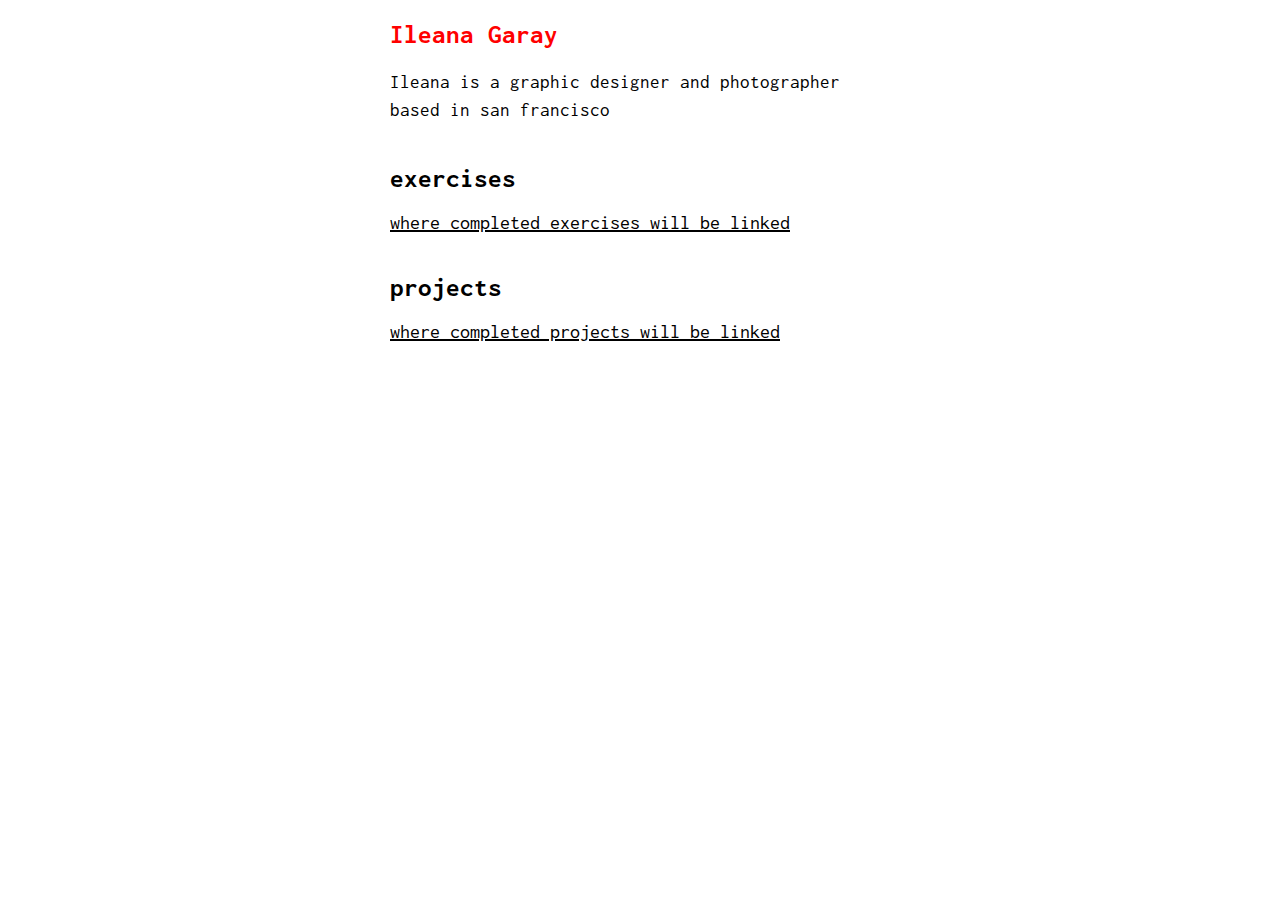
<file: Class/index.html>
<!DOCTYPE html>
<html>

<head>
    <title>Interactive 1 - Ileana Garay</title>
    <meta charset="utf-8" />
    <link rel="stylesheet" type="text/css" href="styles/main.css">

    <link href="https://fonts.googleapis.com/css?family=Inconsolata" rel="stylesheet">
</head>

<body>
    <div id="container">

        <!-- about me-->
        <h1>Ileana Garay</h1>
        <p class="desc">Ileana is a graphic designer and photographer based in san francisco</p>

        <!-- my work -->
        <div id="exercises">
            <h3>exercises</h3>

            <ul>
                <li><a href="https://www.google.com" class="works">where completed exercises will be linked</a></li>
            </ul>

        </div>

        <div id="projects">
            <h3>projects</h3>

            <ul>
                <li><a href="https://www.google.com" class="works">where completed projects will be linked</a></li>
            </ul>

        </div>
    </div>
</body>
</html>
</file>
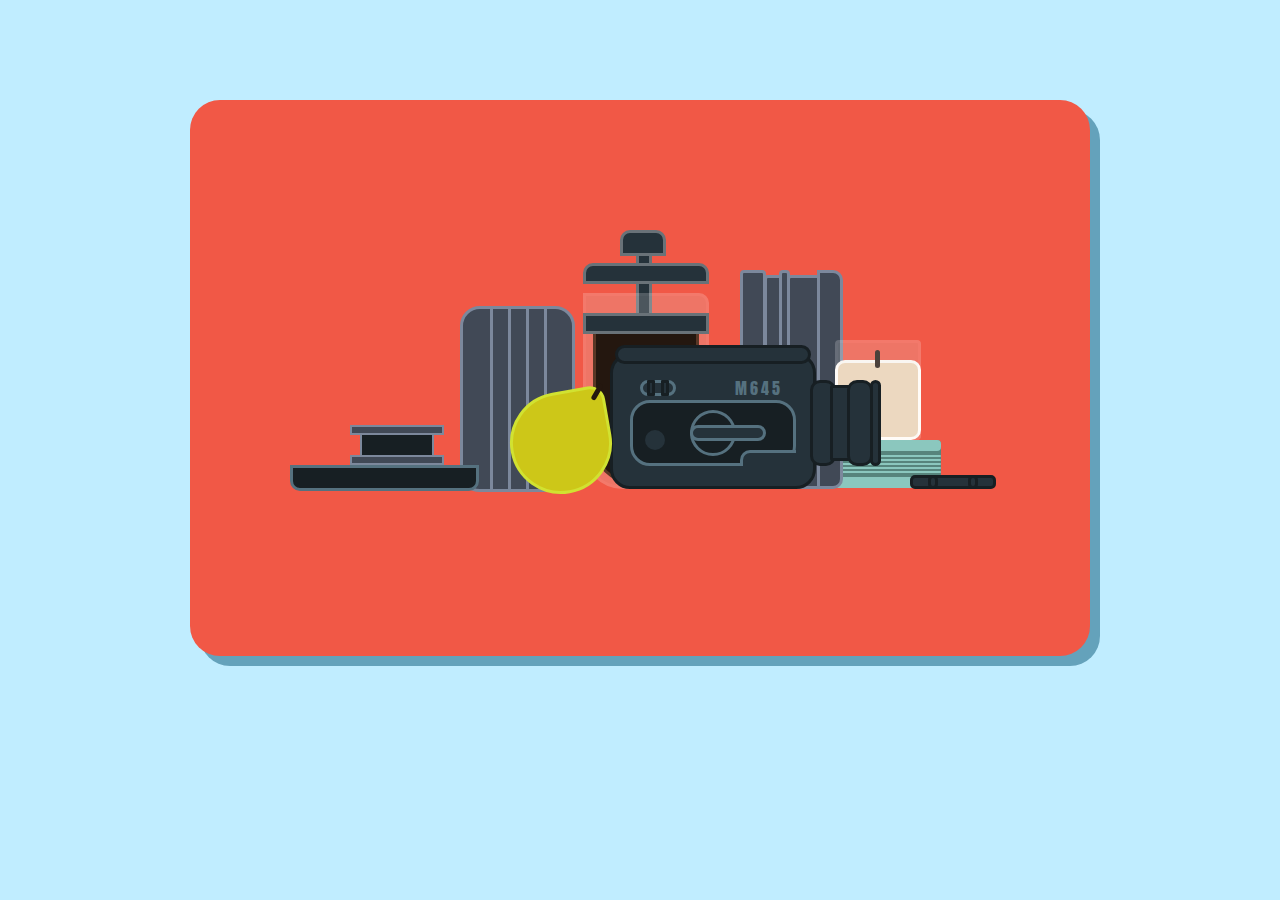
<file: Still_life/index.html>
<!DOCTYPE html>
<html>

<head>
	<title>CSS Still Life</title>
	<meta charset="utf-8" />
	<link rel="stylesheet" href="assets/css/main.css" type="text/css" />


</head>

<body>
  <div id="stage">

		<div id="shift">

		<div class="book">
			<div class="square b"></div>
			<div class="square b b_two"></div>
			<div class="square b b_three"></div>
			<div class="square b b_four"></div>
			<div class="square b b_five"></div>
			<div class="square b b_six"></div>
			<div class="square b b_seven"></div>
			<div class="square b b_eight"></div>

		</div>

			<div class="case">
				<div class="square c"></div>
				<div class="square c c_two"></div>
				<div class="square c c_three"></div>
				<div class="square c c_four"></div>
				<div class="square c c_five"></div>
			</div>



			<div class="vela">
				<div class="square v v_one"></div>
				<div class="square v v_two"></div>
				<div class="square v"></div>


			</div>

			<div id="coffee">
				<div class="cilindro"></div>
				<div class="cilindro cp_one"></div>
				<div class="cilindro cp_two"></div>
				<div class="cilindro cp_three"></div>
				<div class="cilindro cp_four"></div>
				<div class="cilindro cp_five"></div>
				<div class="cilindro cp_six"></div>

			</div>

    <div id="camera">
			<div class="square"></div>
					<div class="square one"></div>
					<div class="two"></div>
					<div class="square five"></div>
						<div class="square ld_one p_one"></div>
						<div class="square ld_two p_two"></div>
					<div class="square four"></div>
						<div class="square l_one"></div>
						<div class="square l_two"></div>
						<div class="square l_three"></div>
						<div class="square l_four"></div>
							<div class="square l_five"></div>
							<div class="square ld_one"></div>
							<div class="square ld_two"></div>
				<div class="circle"></div>
					<div class="circle cone"></div>
						<div class="square three"></div>
						<div class="text"><p>M645</p></div>
			</div>

			<div class="estuche">
				<div class="square e"></div>
					<div class="square e e_one"></div>
					<div class="square e e_two"></div>
					<div class="square e e_three"></div>
					<div class="square e e_four"></div>
				</div>

			<div class="toplid">
				<div class="square t"></div>
					<div class="square t t_one"></div>
					<div class="square t t_two"></div>
					<div class="square t t_three"></div>
			</div>

			<div id="pear">
				<div class="square v steme"></div>
			</div>

		</div>

    </div>
</body>

</html>
</file>
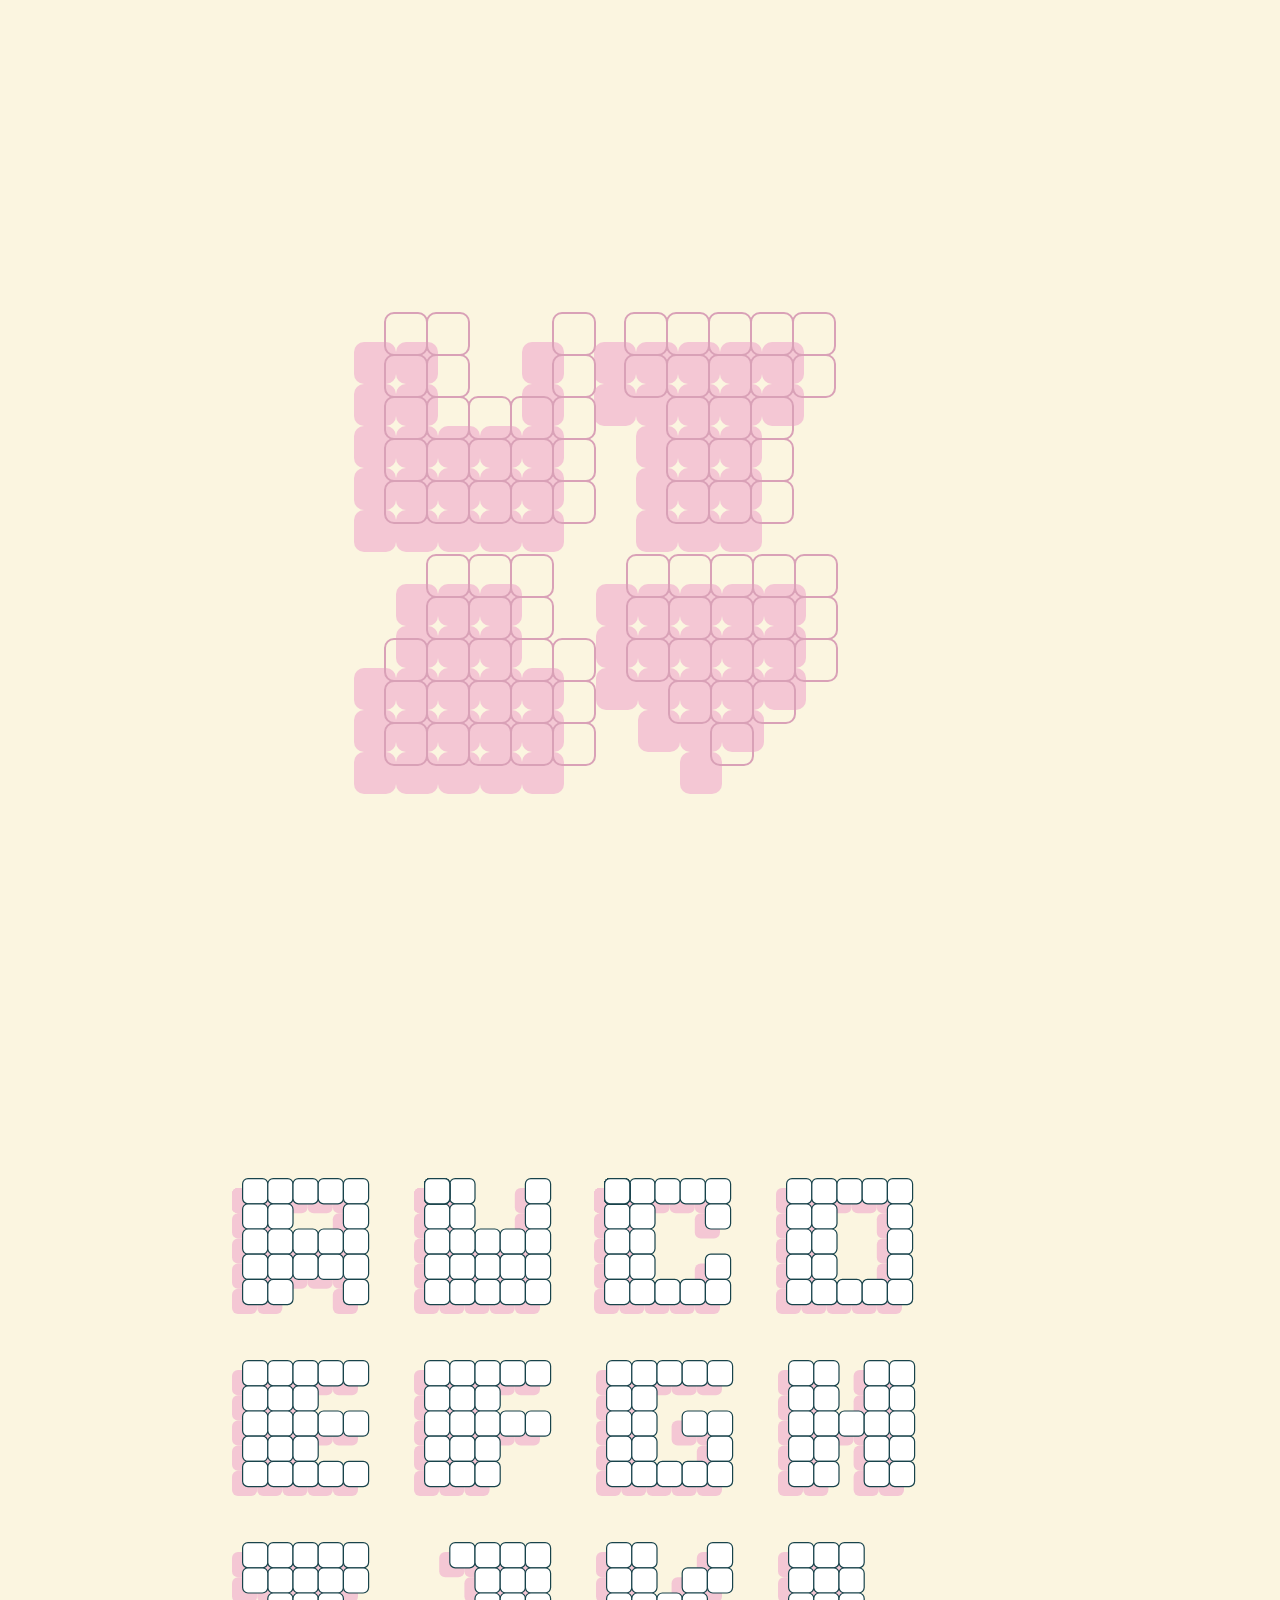
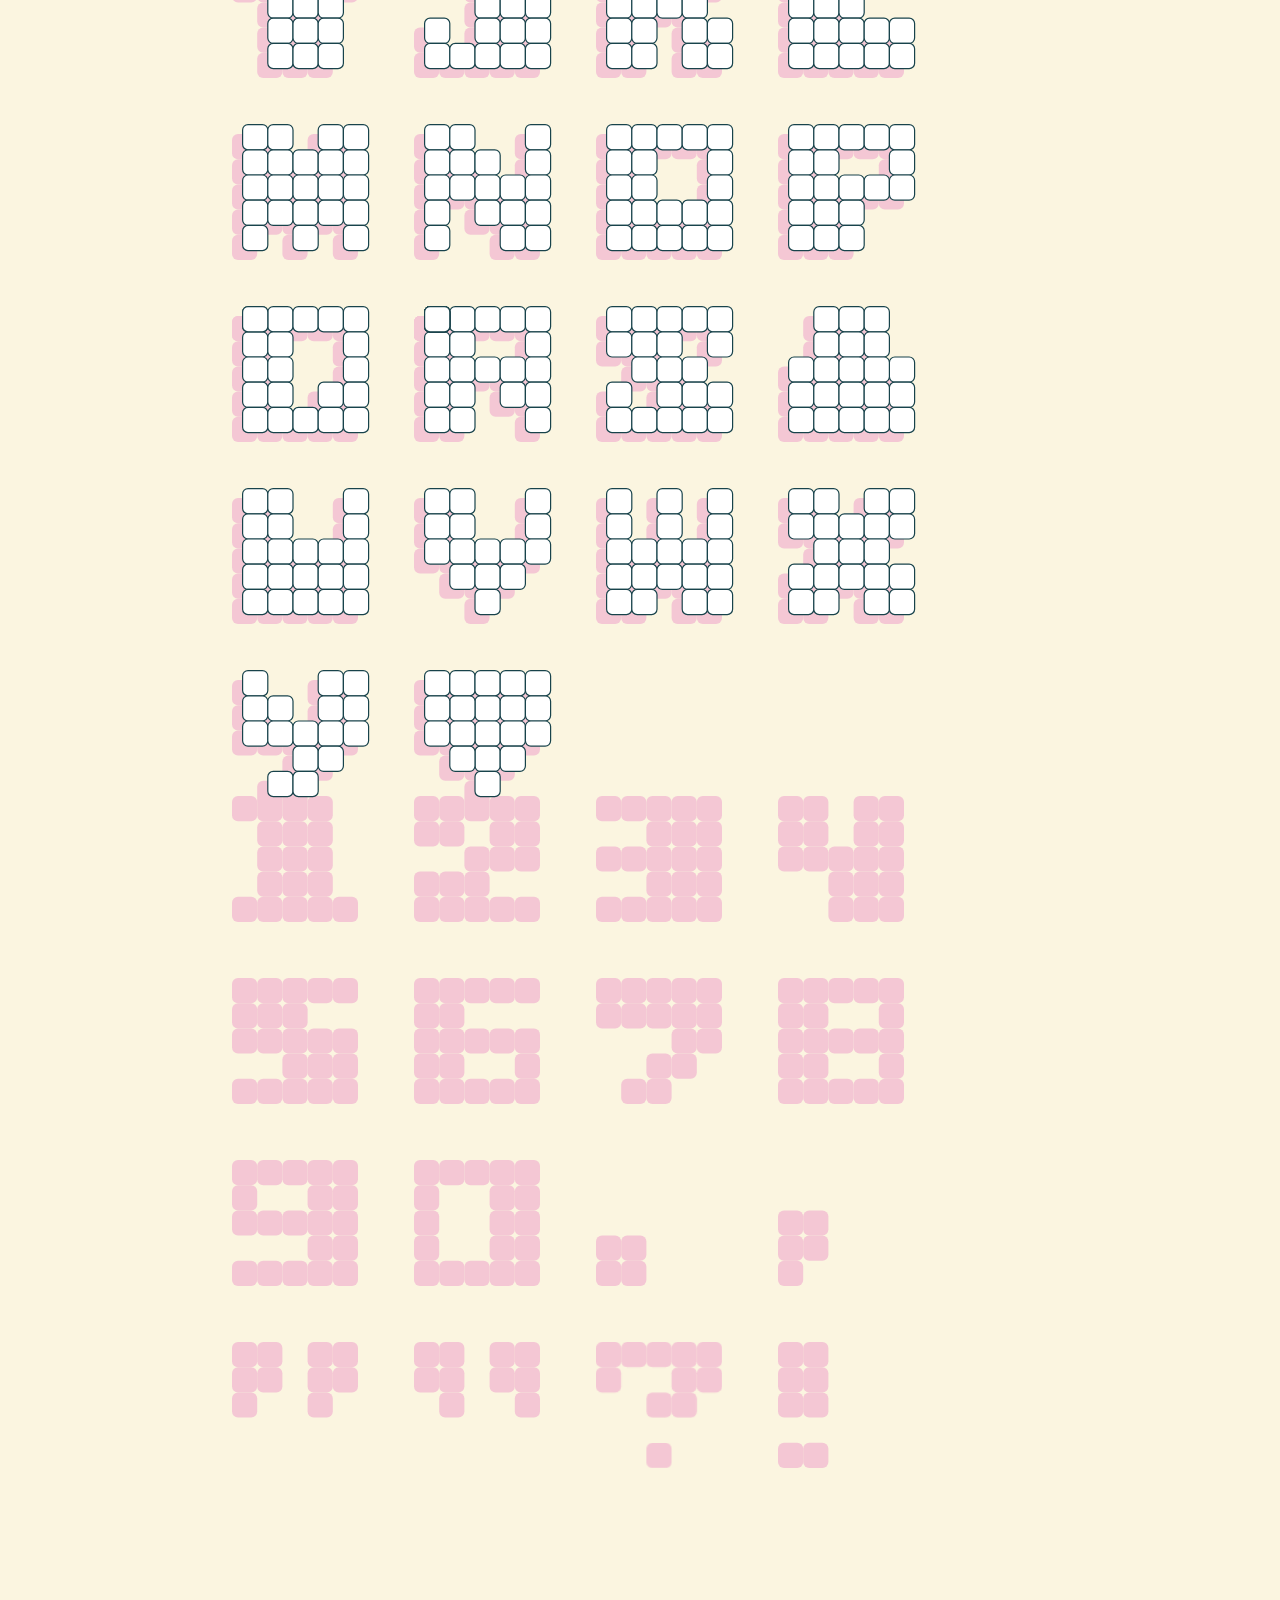
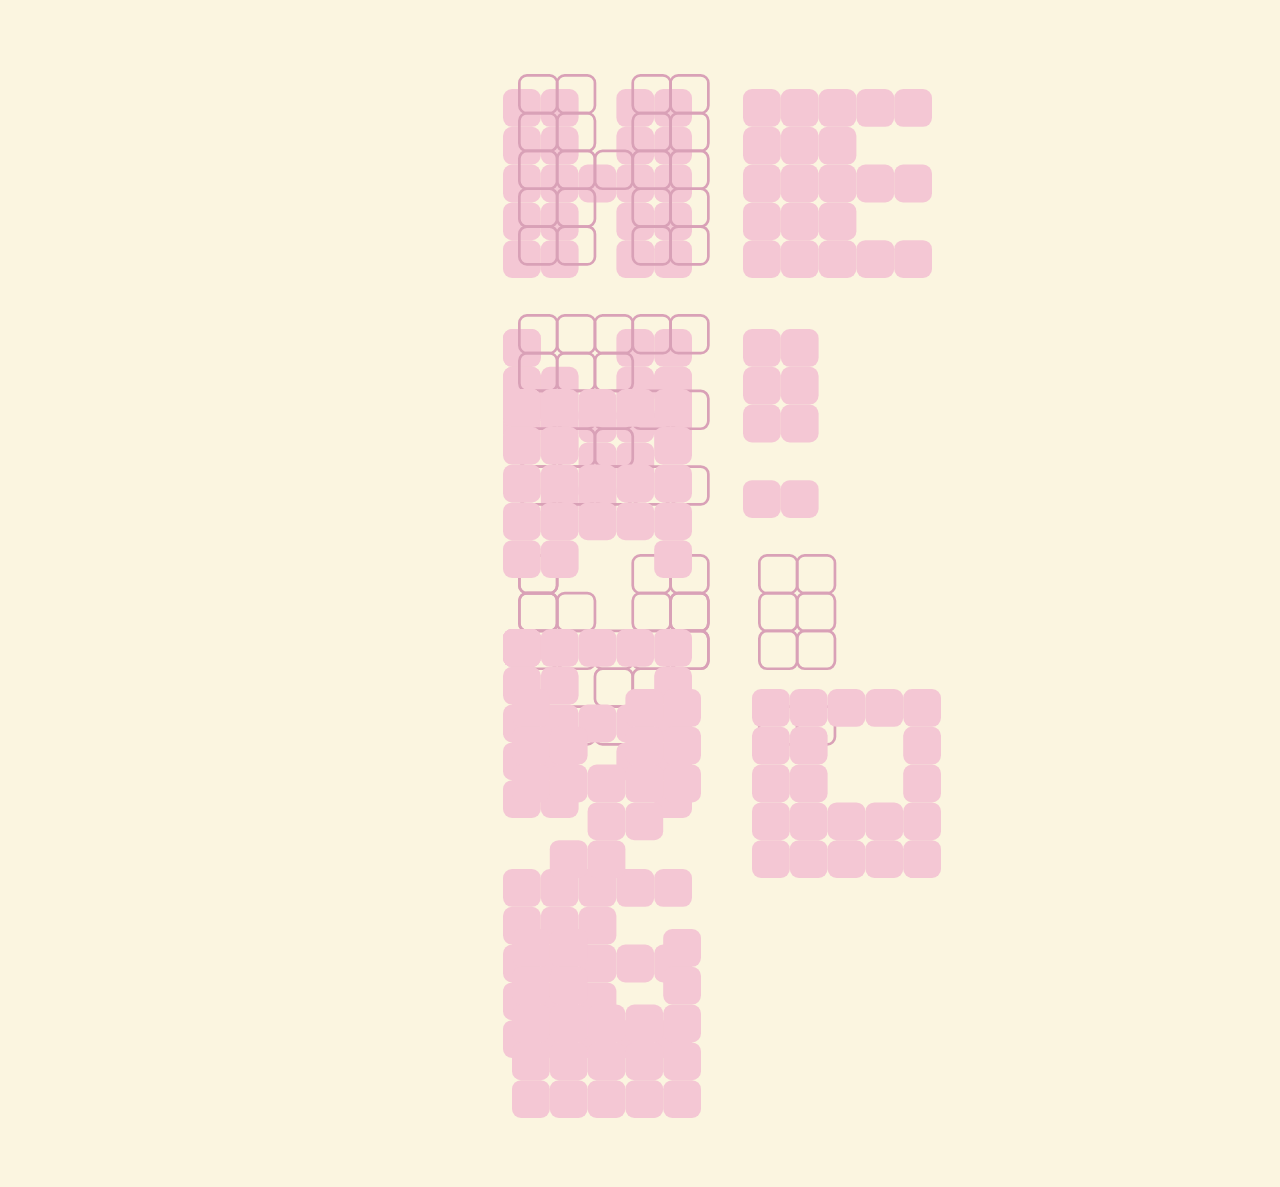
<file: typeface/Index.html>
<!DOCTYPE html>
<html>

<head>
	<title>CSS - Typeface</title>
	<meta charset="utf-8" />
	<link rel="stylesheet" href="style/main.css" type="text/css" />

    <script src="js/script.js" defer></script>
</head>

<body>
  <div id="stage">

		<div id="shift">
<div id="headline">
<div id="bitz">
    <div id="b">
          <div class="square l_b_1"></div>
          <div class="square l_b_2"></div>
          <div class="square l_b_3 move"></div>
          <div class="square l_b_4 move"></div>
          <div class="square l_b_5"></div>

          <div class="square l_b_6"></div>
          <div class="square l_b_7"></div>
          <div class="square l_b_10"></div>

          <div class="square l_b_11"></div>
          <div class="square l_b_12"></div>
          <div class="square l_b_13 move"></div>
          <div class="square l_b_14 move"></div>
          <div class="square l_b_15"></div>

          <div class="square l_b_16"></div>
          <div class="square l_b_17"></div>
          <div class="square l_b_20"></div>

          <div class="square l_b_21"></div>
          <div class="square l_b_22"></div>
          <div class="square l_b_23"></div>
          <div class="square l_b_24"></div>
          <div class="square l_b_25"></div>
    </div>

    <div id="i">
        <div class="square l_i_1"></div>
        <div class="square l_i_2"></div>
        <div class="square l_i_3"></div>
        <div class="square l_i_4"></div>
        <div class="square l_i_5"></div>

        <div class="square l_i_7"></div>
        <div class="square l_i_8"></div>
        <div class="square l_i_9"></div>

        <div class="square l_i_12"></div>
        <div class="square l_i_13"></div>
        <div class="square l_i_14"></div>

        <div class="square l_i_17"></div>
        <div class="square l_i_18"></div>
        <div class="square l_i_19"></div>

        <div class="square l_i_21 move_i"></div>
        <div class="square l_i_22"></div>
        <div class="square l_i_23"></div>
        <div class="square l_i_24"></div>
        <div class="square l_i_25 move_i"></div>

    </div>

    <div id="t">
        <div class="square l_t_1 move_t"></div>
        <div class="square l_t_2"></div>
        <div class="square l_t_3"></div>
        <div class="square l_t_4"></div>
        <div class="square l_t_5 move_t"></div>

        <div class="square l_t_6 move_t"></div>
        <div class="square l_t_7"></div>
        <div class="square l_t_8"></div>
        <div class="square l_t_9"></div>
        <div class="square l_t_10 move_t"></div>

        <div class="square l_t_11 move_t"></div>
        <div class="square l_t_12"></div>
        <div class="square l_t_13"></div>
        <div class="square l_t_14"></div>
        <div class="square l_t_15 move_t"></div>

        <div class="square l_t_17"></div>
        <div class="square l_t_18"></div>
        <div class="square l_t_19"></div>

        <div class="square l_t_22"></div>
        <div class="square l_t_23"></div>
        <div class="square l_t_24"></div>

    </div>

    <div id="z">
        <div class="square l_z_1"></div>
        <div class="square l_z_2"></div>
        <div class="square l_z_3"></div>
        <div class="square l_z_4"></div>
        <div class="square l_z_5"></div>

        <div class="square l_z_8"></div>
        <div class="square l_z_9"></div>
        <div class="square l_z_10"></div>

        <div class="square l_z_12 move_z"></div>
        <div class="square l_z_13"></div>
        <div class="square l_z_14"></div>

        <div class="square l_z_16 move_z"></div>
        <div class="square l_z_17 move_z"></div>
        <div class="square l_z_18"></div>

        <div class="square l_z_21 move_z"></div>
        <div class="square l_z_22 move_z"></div>
        <div class="square l_z_23"></div>
        <div class="square l_z_24 move_z"></div>
        <div class="square l_z_25 move_z"></div>

    </div>

</div>

<div id="bitz" class="blue_move">
    <div id="b" class="delay">
          <div class="square l_b_1 blue blue_scale_move"></div>
          <div class="square l_b_2 blue blue_scale_move"></div>
					<div class="square l_b_3_position blue blue_scale_move"></div>
          <div class="square l_b_4_position blue blue_scale_move"></div>
          <div class="square l_b_5 blue blue_scale_move"></div>

          <div class="square l_b_6 blue blue_scale_move"></div>
          <div class="square l_b_7 blue blue_scale_move"></div>
          <div class="square l_b_10 blue blue_scale_move"></div>

          <div class="square l_b_11 blue blue_scale_move"></div>
          <div class="square l_b_12 blue blue_scale_move"></div>
          <div class="square l_b_13_position blue blue_scale_move"></div>
          <div class="square l_b_14_position blue blue_scale_move"></div>
          <div class="square l_b_15 blue blue_scale_move"></div>

          <div class="square l_b_16 blue blue_scale_move"></div>
          <div class="square l_b_17 blue blue_scale_move"></div>
          <div class="square l_b_20 blue blue_scale_move"></div>

          <div class="square l_b_21 blue blue_scale_move"></div>
          <div class="square l_b_22 blue blue_scale_move"></div>
          <div class="square l_b_23 blue blue_scale_move"></div>
          <div class="square l_b_24 blue blue_scale_move"></div>
          <div class="square l_b_25 blue blue_scale_move"></div>
    </div>

    <div id="i" class="delay">
        <div class="square l_i_1 blue blue_scale_move"></div>
        <div class="square l_i_2 blue blue_scale_move"></div>
        <div class="square l_i_3 blue blue_scale_move"></div>
        <div class="square l_i_4 blue blue_scale_move"></div>
        <div class="square l_i_5 blue blue_scale_move"></div>

        <div class="square l_i_7 blue blue_scale_move"></div>
        <div class="square l_i_8 blue blue_scale_move"></div>
        <div class="square l_i_9 blue blue_scale_move"></div>

        <div class="square l_i_12 blue blue_scale_move"></div>
        <div class="square l_i_13 blue blue_scale_move"></div>
        <div class="square l_i_14 blue blue_scale_move"></div>

        <div class="square l_i_17 blue blue_scale_move"></div>
        <div class="square l_i_18 blue blue_scale_move"></div>
        <div class="square l_i_19 blue blue_scale_move"></div>

        <div class="square l_i_21_position blue blue_scale_move"></div>
        <div class="square l_i_22 blue blue_scale_move"></div>
        <div class="square l_i_23 blue blue_scale_move"></div>
        <div class="square l_i_24 blue blue_scale_move"></div>
        <div class="square l_i_25_position blue blue_scale_move"></div>

    </div>

    <div id="t" class="delay">
        <div class="square l_t_1_position blue blue_scale_move"></div>
        <div class="square l_t_2 blue blue_scale_move"></div>
        <div class="square l_t_3 blue blue_scale_move"></div>
        <div class="square l_t_4 blue blue_scale_move"></div>
        <div class="square l_t_5_position blue blue_scale_move"></div>

        <div class="square l_t_6_position blue blue_scale_move"></div>
        <div class="square l_t_7 blue blue_scale_move"></div>
        <div class="square l_t_8 blue blue_scale_move"></div>
        <div class="square l_t_9 blue blue_scale_move"></div>
        <div class="square l_t_10_position blue blue_scale_move"></div>

        <div class="square l_t_11_position blue blue_scale_move"></div>
        <div class="square l_t_12 blue blue_scale_move"></div>
        <div class="square l_t_13 blue blue_scale_move"></div>
        <div class="square l_t_14 blue blue_scale_move"></div>
        <div class="square l_t_15_position blue blue_scale_move"></div>

        <div class="square l_t_17 blue blue_scale_move"></div>
        <div class="square l_t_18 blue blue_scale_move"></div>
        <div class="square l_t_19 blue blue_scale_move"></div>

        <div class="square l_t_22 blue blue_scale_move"></div>
        <div class="square l_t_23 blue blue_scale_move"></div>
        <div class="square l_t_24 blue blue_scale_move"></div>

    </div>

    <div id="z" class="delay">
        <div class="square l_z_1 blue blue_scale_move"></div>
        <div class="square l_z_2 blue blue_scale_move"></div>
        <div class="square l_z_3 blue blue_scale_move"></div>
        <div class="square l_z_4 blue blue_scale_move"></div>
        <div class="square l_z_5 blue blue_scale_move"></div>

        <div class="square l_z_8 blue blue_scale_move"></div>
        <div class="square l_z_9 blue blue_scale_move"></div>
        <div class="square l_z_10 blue blue_scale_move"></div>

        <div class="square l_z_12_position blue blue_scale_move"></div>
        <div class="square l_z_13 blue blue_scale_move"></div>
        <div class="square l_z_14 blue blue_scale_move"></div>

        <div class="square l_z_16_position blue blue_scale_move"></div>
        <div class="square l_z_17_position blue blue_scale_move"></div>
        <div class="square l_z_18 blue blue_scale_move"></div>

        <div class="square l_z_21_position blue blue_scale_move"></div>
        <div class="square l_z_22_position blue blue_scale_move"></div>
        <div class="square l_z_23 blue blue_scale_move"></div>
        <div class="square l_z_24_position blue blue_scale_move"></div>
        <div class="square l_z_25_position blue blue_scale_move"></div>

    </div>

</div>

<div id="bitz" class="pink_outline_move">
    <div id="b">
          <div class="square l_b_1 outline"></div>
          <div class="square l_b_2 outline"></div>
					<div class="square l_b_3 move outline"></div>
          <div class="square l_b_4 move outline"></div>
          <div class="square l_b_5 outline"></div>

          <div class="square l_b_6 outline"></div>
          <div class="square l_b_7 outline"></div>
          <div class="square l_b_10 outline"></div>

          <div class="square l_b_11 outline"></div>
          <div class="square l_b_12 outline"></div>
          <div class="square l_b_13 move outline"></div>
          <div class="square l_b_14 move outline"></div>
          <div class="square l_b_15 outline"></div>

          <div class="square l_b_16 outline"></div>
          <div class="square l_b_17 outline"></div>
          <div class="square l_b_20 outline"></div>

          <div class="square l_b_21 outline"></div>
          <div class="square l_b_22 outline"></div>
          <div class="square l_b_23 outline"></div>
          <div class="square l_b_24 outline"></div>
          <div class="square l_b_25 outline"></div>
    </div>

    <div id="i">
        <div class="square l_i_1 outline"></div>
        <div class="square l_i_2 outline"></div>
        <div class="square l_i_3 outline"></div>
        <div class="square l_i_4 outline"></div>
        <div class="square l_i_5 outline"></div>

        <div class="square l_i_7 outline"></div>
        <div class="square l_i_8 outline"></div>
        <div class="square l_i_9 outline"></div>

        <div class="square l_i_12 outline"></div>
        <div class="square l_i_13 outline"></div>
        <div class="square l_i_14 outline"></div>

        <div class="square l_i_17 outline"></div>
        <div class="square l_i_18 outline"></div>
        <div class="square l_i_19 outline"></div>

        <div class="square l_i_21 move_i outline"></div>
        <div class="square l_i_22 outline"></div>
        <div class="square l_i_23 outline"></div>
        <div class="square l_i_24 outline"></div>
        <div class="square l_i_25 move_i outline"></div>

    </div>

    <div id="t">
        <div class="square l_t_1 move_t outline"></div>
        <div class="square l_t_2 outline"></div>
        <div class="square l_t_3 outline"></div>
        <div class="square l_t_4 outline"></div>
        <div class="square l_t_5 move_t outline"></div>

        <div class="square l_t_6 move_t outline"></div>
        <div class="square l_t_7 outline"></div>
        <div class="square l_t_8 outline"></div>
        <div class="square l_t_9 outline"></div>
        <div class="square l_t_10 move_t outline"></div>

        <div class="square l_t_11 move_t outline"></div>
        <div class="square l_t_12 outline"></div>
        <div class="square l_t_13 outline"></div>
        <div class="square l_t_14 outline"></div>
        <div class="square l_t_15 move_t outline"></div>

        <div class="square l_t_17 outline"></div>
        <div class="square l_t_18 outline"></div>
        <div class="square l_t_19 outline"></div>

        <div class="square l_t_22 outline"></div>
        <div class="square l_t_23 outline"></div>
        <div class="square l_t_24 outline"></div>

    </div>

    <div id="z">
        <div class="square l_z_1 outline"></div>
        <div class="square l_z_2 outline"></div>
        <div class="square l_z_3 outline"></div>
        <div class="square l_z_4 outline"></div>
        <div class="square l_z_5 outline"></div>

        <div class="square l_z_8 outline"></div>
        <div class="square l_z_9 outline"></div>
        <div class="square l_z_10 outline"></div>

        <div class="square l_z_12 move_z outline"></div>
        <div class="square l_z_13 outline"></div>
        <div class="square l_z_14 outline"></div>

        <div class="square l_z_16 move_z outline"></div>
        <div class="square l_z_17 move_z outline"></div>
        <div class="square l_z_18 outline"></div>

        <div class="square l_z_21 move_z outline"></div>
        <div class="square l_z_22 move_z outline"></div>
        <div class="square l_z_23 outline"></div>
        <div class="square l_z_24 move_z outline"></div>
        <div class="square l_z_25 move_z outline"></div>

    </div>

</div>
</div>

<div id="speciment">

	<div id="a">

		<div class="square l_a_1"></div>
		<div class="square l_a_2"></div>
		<div class="square l_a_3"></div>
		<div class="square l_a_4"></div>
		<div class="square l_a_5"></div>

		<div class="square l_a_6"></div>
		<div class="square l_a_7"></div>
		<div class="square l_a_8"></div>
		<div class="square l_a_9"></div>
		<div class="square l_a_10"></div>

		<div class="square l_a_11"></div>
		<div class="square l_a_12"></div>
		<div class="square l_a_13"></div>
		<div class="square l_a_14"></div>
		<div class="square l_a_15"></div>

		<div class="square l_a_16"></div>
		<div class="square l_a_17"></div>
		<div class="square l_a_18"></div>
		<div class="square l_a_19"></div>
		<div class="square l_a_20"></div>

		<div class="square l_a_21"></div>
		<div class="square l_a_22"></div>
		<div class="square l_a_23"></div>
		<div class="square l_a_24"></div>
		<div class="square l_a_25"></div>

	</div>

  <div id="a_b">
        <div class="square l_b_1"></div>
        <div class="square l_b_2"></div>
        <div class="square l_b_3 move"></div>
        <div class="square l_b_4 move"></div>
        <div class="square l_b_5"></div>

        <div class="square l_b_6"></div>
        <div class="square l_b_7"></div>
        <div class="square l_b_8"></div>
        <div class="square l_b_9"></div>
        <div class="square l_b_10"></div>

        <div class="square l_b_11"></div>
        <div class="square l_b_12"></div>
        <div class="square l_b_13 move"></div>
        <div class="square l_b_14 move"></div>
        <div class="square l_b_15"></div>

        <div class="square l_b_16"></div>
        <div class="square l_b_17"></div>
        <div class="square l_b_18"></div>
        <div class="square l_b_19"></div>
        <div class="square l_b_20"></div>

        <div class="square l_b_21"></div>
        <div class="square l_b_22"></div>
        <div class="square l_b_23"></div>
        <div class="square l_b_24"></div>
        <div class="square l_b_25"></div>
  </div>

  <div id="c">

    <div class="square l_c_1"></div>
    <div class="square l_c_2"></div>
    <div class="square l_c_3"></div>
    <div class="square l_c_4"></div>
    <div class="square l_c_5"></div>

    <div class="square l_c_6"></div>
    <div class="square l_c_7"></div>
    <div class="square l_c_8"></div>
    <div class="square l_c_9"></div>
    <div class="square l_c_10"></div>

    <div class="square l_c_11"></div>
    <div class="square l_c_12"></div>
    <div class="square l_c_13"></div>
    <div class="square l_c_14"></div>
    <div class="square l_c_15"></div>

    <div class="square l_c_16"></div>
    <div class="square l_c_17"></div>
    <div class="square l_c_18"></div>
    <div class="square l_c_19"></div>
    <div class="square l_c_20"></div>

    <div class="square l_c_21"></div>
    <div class="square l_c_22"></div>
    <div class="square l_c_23"></div>
    <div class="square l_c_24"></div>
    <div class="square l_c_25"></div>

  </div>

  <div id="d">

    <div class="square l_d_1"></div>
    <div class="square l_d_2"></div>
    <div class="square l_d_3"></div>
    <div class="square l_d_4"></div>
    <div class="square l_d_5"></div>

    <div class="square l_d_6"></div>
    <div class="square l_d_7"></div>
    <div class="square l_d_10"></div>

    <div class="square l_d_11"></div>
    <div class="square l_d_12"></div>
    <div class="square l_d_15"></div>

    <div class="square l_d_16"></div>
    <div class="square l_d_17"></div>
    <div class="square l_d_20"></div>

    <div class="square l_d_21"></div>
    <div class="square l_d_22"></div>
    <div class="square l_d_23"></div>
    <div class="square l_d_24"></div>
    <div class="square l_d_25"></div>

  </div>

  <div id="e">

    <div class="square l_e_1"></div>
    <div class="square l_e_2"></div>
    <div class="square l_e_3"></div>
    <div class="square l_e_4"></div>
    <div class="square l_e_5"></div>

    <div class="square l_e_6"></div>
    <div class="square l_e_7"></div>
    <div class="square l_e_8"></div>

    <div class="square l_e_11"></div>
    <div class="square l_e_12"></div>
    <div class="square l_e_13"></div>
    <div class="square l_e_14"></div>
    <div class="square l_e_15"></div>

    <div class="square l_e_16"></div>
    <div class="square l_e_17"></div>
    <div class="square l_e_18"></div>

    <div class="square l_e_21"></div>
    <div class="square l_e_22"></div>
    <div class="square l_e_23"></div>
    <div class="square l_e_24"></div>
    <div class="square l_e_25"></div>

  </div>

  <div id="f">

      <div class="square l_f_1"></div>
      <div class="square l_f_2"></div>
      <div class="square l_f_3"></div>
      <div class="square l_f_4"></div>
      <div class="square l_f_5"></div>

      <div class="square l_f_6"></div>
      <div class="square l_f_7"></div>
      <div class="square l_f_8"></div>

      <div class="square l_f_11"></div>
      <div class="square l_f_12"></div>
      <div class="square l_f_13"></div>
      <div class="square l_f_14"></div>
      <div class="square l_f_15"></div>

      <div class="square l_f_16"></div>
      <div class="square l_f_17"></div>
      <div class="square l_f_18"></div>

      <div class="square l_f_21"></div>
      <div class="square l_f_22"></div>
      <div class="square l_f_23"></div>


    </div>

  <div id="g">

        <div class="square l_g_1"></div>
        <div class="square l_g_2"></div>
        <div class="square l_g_3"></div>
        <div class="square l_g_4"></div>
        <div class="square l_g_5"></div>

        <div class="square l_g_6"></div>
        <div class="square l_g_7"></div>

        <div class="square l_g_11"></div>
        <div class="square l_g_12"></div>
        <div class="square l_g_14"></div>
        <div class="square l_g_15"></div>

        <div class="square l_g_16"></div>
        <div class="square l_g_17"></div>
        <div class="square l_g_20"></div>

        <div class="square l_g_21"></div>
        <div class="square l_g_22"></div>
        <div class="square l_g_23"></div>
        <div class="square l_g_24"></div>
        <div class="square l_g_25"></div>

      </div>

  <div id="h">

          <div class="square l_h_1"></div>
          <div class="square l_h_2"></div>
          <div class="square l_h_4"></div>
          <div class="square l_h_5"></div>

          <div class="square l_h_6"></div>
          <div class="square l_h_7"></div>
          <div class="square l_h_9"></div>
          <div class="square l_h_10"></div>

          <div class="square l_h_11"></div>
          <div class="square l_h_12"></div>
          <div class="square l_h_13"></div>
          <div class="square l_h_14"></div>
          <div class="square l_h_15"></div>

          <div class="square l_h_16"></div>
          <div class="square l_h_17"></div>
          <div class="square l_h_19"></div>
          <div class="square l_h_20"></div>

          <div class="square l_h_21"></div>
          <div class="square l_h_22"></div>
          <div class="square l_h_24"></div>
          <div class="square l_h_25"></div>

        </div>

  <div id="a_i">
    <div class="square l_i_1"></div>
    <div class="square l_i_2"></div>
    <div class="square l_i_3"></div>
    <div class="square l_i_4"></div>
    <div class="square l_i_5"></div>

    <div class="square l_i_7"></div>
    <div class="square l_i_8"></div>
    <div class="square l_i_9"></div>

    <div class="square l_i_12"></div>
    <div class="square l_i_13"></div>
    <div class="square l_i_14"></div>

    <div class="square l_i_17"></div>
    <div class="square l_i_18"></div>
    <div class="square l_i_19"></div>

    <div class="square l_i_21 move_i"></div>
    <div class="square l_i_22"></div>
    <div class="square l_i_23"></div>
    <div class="square l_i_24"></div>
    <div class="square l_i_25 move_i"></div>

  </div>

  <div id="j">

    <div class="square l_j_2"></div>
    <div class="square l_j_3"></div>
    <div class="square l_j_4"></div>
    <div class="square l_j_5"></div>

    <div class="square l_j_8"></div>
    <div class="square l_j_9"></div>
    <div class="square l_j_10"></div>

    <div class="square l_j_13"></div>
    <div class="square l_j_14"></div>
    <div class="square l_j_15"></div>

    <div class="square l_j_16"></div>
    <div class="square l_j_18"></div>
    <div class="square l_j_19"></div>
    <div class="square l_j_20"></div>

    <div class="square l_j_21"></div>
    <div class="square l_j_22"></div>
    <div class="square l_j_23"></div>
    <div class="square l_j_24"></div>
    <div class="square l_j_25"></div>

  </div>

  <div id="k">

    <div class="square l_k_1"></div>
    <div class="square l_k_2"></div>
    <div class="square l_k_5"></div>

    <div class="square l_k_6"></div>
    <div class="square l_k_7"></div>
    <div class="square l_k_9"></div>
    <div class="square l_k_10"></div>

    <div class="square l_k_11"></div>
    <div class="square l_k_12"></div>
    <div class="square l_k_13"></div>
    <div class="square l_k_14"></div>

    <div class="square l_k_16"></div>
    <div class="square l_k_17"></div>
    <div class="square l_k_19"></div>
    <div class="square l_k_20"></div>

    <div class="square l_k_21"></div>
    <div class="square l_k_22"></div>
    <div class="square l_k_24"></div>
    <div class="square l_k_25"></div>

  </div>

  <div id="l">

    <div class="square l_l_1"></div>
    <div class="square l_l_2"></div>
    <div class="square l_l_3"></div>

    <div class="square l_l_6"></div>
    <div class="square l_l_7"></div>
    <div class="square l_l_8"></div>

    <div class="square l_l_11"></div>
    <div class="square l_l_12"></div>
    <div class="square l_l_13"></div>

    <div class="square l_l_16"></div>
    <div class="square l_l_17"></div>
    <div class="square l_l_18"></div>
    <div class="square l_l_19"></div>
    <div class="square l_l_20"></div>

    <div class="square l_l_21"></div>
    <div class="square l_l_22"></div>
    <div class="square l_l_23"></div>
    <div class="square l_l_24"></div>
    <div class="square l_l_25"></div>

  </div>

  <div id="m">

    <div class="square l_m_1"></div>
    <div class="square l_m_2"></div>
    <div class="square l_m_4"></div>
    <div class="square l_m_5"></div>

    <div class="square l_m_6"></div>
    <div class="square l_m_7"></div>
    <div class="square l_m_8"></div>
    <div class="square l_m_9"></div>
    <div class="square l_m_10"></div>

    <div class="square l_m_11"></div>
    <div class="square l_m_12"></div>
    <div class="square l_m_13"></div>
    <div class="square l_m_14"></div>
    <div class="square l_m_15"></div>

    <div class="square l_m_16"></div>
    <div class="square l_m_17"></div>
    <div class="square l_m_18"></div>
    <div class="square l_m_19"></div>
    <div class="square l_m_20"></div>

    <div class="square l_m_21"></div>
    <div class="square l_m_23"></div>
    <div class="square l_m_25"></div>

  </div>

  <div id="n">

    <div class="square l_n_1"></div>
    <div class="square l_n_2"></div>
    <div class="square l_n_5"></div>

    <div class="square l_n_6"></div>
    <div class="square l_n_7"></div>
    <div class="square l_n_8"></div>
    <div class="square l_n_10"></div>

    <div class="square l_n_11"></div>
    <div class="square l_n_12"></div>
    <div class="square l_n_13"></div>
    <div class="square l_n_14"></div>
    <div class="square l_n_15"></div>

    <div class="square l_n_16"></div>
    <div class="square l_n_18"></div>
    <div class="square l_n_19"></div>
    <div class="square l_n_20"></div>

    <div class="square l_n_21"></div>
    <div class="square l_n_24"></div>
    <div class="square l_n_25"></div>

  </div>

  <div id="o">

    <div class="square l_o_1"></div>
    <div class="square l_o_2"></div>
    <div class="square l_o_3"></div>
    <div class="square l_o_4"></div>
    <div class="square l_o_5"></div>

    <div class="square l_o_6"></div>
    <div class="square l_o_7"></div>
    <div class="square l_o_10"></div>

    <div class="square l_o_11"></div>
    <div class="square l_o_12"></div>
    <div class="square l_o_15"></div>

    <div class="square l_o_16"></div>
    <div class="square l_o_17"></div>
    <div class="square l_o_18"></div>
    <div class="square l_o_19"></div>
    <div class="square l_o_20"></div>

    <div class="square l_o_21"></div>
    <div class="square l_o_22"></div>
    <div class="square l_o_23"></div>
    <div class="square l_o_24"></div>
    <div class="square l_o_25"></div>

  </div>

  <div id="p">

    <div class="square l_p_1"></div>
    <div class="square l_p_2"></div>
    <div class="square l_p_3"></div>
    <div class="square l_p_4"></div>
    <div class="square l_p_5"></div>

    <div class="square l_p_6"></div>
    <div class="square l_p_7"></div>
    <div class="square l_p_10"></div>

    <div class="square l_p_11"></div>
    <div class="square l_p_12"></div>
    <div class="square l_p_13"></div>
    <div class="square l_p_14"></div>
    <div class="square l_p_15"></div>

    <div class="square l_p_16"></div>
    <div class="square l_p_17"></div>
    <div class="square l_p_18"></div>

    <div class="square l_p_21"></div>
    <div class="square l_p_22"></div>
    <div class="square l_p_23"></div>

  </div>

  <div id="q">

    <div class="square l_q_1"></div>
    <div class="square l_q_2"></div>
    <div class="square l_q_3"></div>
    <div class="square l_q_4"></div>
    <div class="square l_q_5"></div>

    <div class="square l_q_6"></div>
    <div class="square l_q_7"></div>
    <div class="square l_q_10"></div>

    <div class="square l_q_11"></div>
    <div class="square l_q_12"></div>
    <div class="square l_q_15"></div>

    <div class="square l_q_16"></div>
    <div class="square l_q_17"></div>
    <div class="square l_q_18"></div>
    <div class="square l_q_19"></div>
    <div class="square l_q_20"></div>

    <div class="square l_q_21"></div>
    <div class="square l_q_22"></div>
    <div class="square l_q_23"></div>
    <div class="square l_q_24"></div>
    <div class="square l_q_25"></div>

  </div>

  <div id="r">

    <div class="square l_r_1"></div>
    <div class="square l_r_2"></div>
    <div class="square l_r_3"></div>
    <div class="square l_r_4"></div>
    <div class="square l_r_5"></div>

    <div class="square l_r_6"></div>
    <div class="square l_r_7"></div>
    <div class="square l_r_8"></div>
    <div class="square l_r_9"></div>
    <div class="square l_r_10"></div>

    <div class="square l_r_11"></div>
    <div class="square l_r_12"></div>
    <div class="square l_r_13"></div>
    <div class="square l_r_14"></div>
    <div class="square l_r_15"></div>

    <div class="square l_r_16"></div>
    <div class="square l_r_17"></div>
    <div class="square l_r_18"></div>
    <div class="square l_r_19"></div>
    <div class="square l_r_20"></div>

    <div class="square l_r_21"></div>
    <div class="square l_r_22"></div>
    <div class="square l_r_23"></div>
    <div class="square l_r_24"></div>
    <div class="square l_r_25"></div>

  </div>

  <div id="s">

    <div class="square l_s_1"></div>
    <div class="square l_s_2"></div>
    <div class="square l_s_3"></div>
    <div class="square l_s_4"></div>
    <div class="square l_s_5"></div>

    <div class="square l_s_6"></div>
    <div class="square l_s_7"></div>
    <div class="square l_s_8"></div>
    <div class="square l_s_10"></div>

    <div class="square l_s_12"></div>
    <div class="square l_s_13"></div>
    <div class="square l_s_14"></div>

    <div class="square l_s_16"></div>
    <div class="square l_s_18"></div>
    <div class="square l_s_19"></div>
    <div class="square l_s_20"></div>

    <div class="square l_s_21"></div>
    <div class="square l_s_22"></div>
    <div class="square l_s_23"></div>
    <div class="square l_s_24"></div>
    <div class="square l_s_25"></div>

  </div>

 	<div id="a_t">
	   <div class="square l_t_1 move_t"></div>
  	 <div class="square l_t_2"></div>
     <div class="square l_t_3"></div>
	   <div class="square l_t_4"></div>
     <div class="square l_t_5 move_t"></div>

     <div class="square l_t_6 move_t"></div>
     <div class="square l_t_7"></div>
     <div class="square l_t_8"></div>
     <div class="square l_t_9"></div>
	   <div class="square l_t_10 move_t"></div>

	   <div class="square l_t_11 move_t"></div>
	   <div class="square l_t_12"></div>
	   <div class="square l_t_13"></div>
	   <div class="square l_t_14"></div>
	   <div class="square l_t_15 move_t"></div>

     <div class="square l_t_17"></div>
     <div class="square l_t_18"></div>
     <div class="square l_t_19"></div>

	   <div class="square l_t_22"></div>
	   <div class="square l_t_23"></div>
     <div class="square l_t_24"></div>

	 </div>

  <div id="u">

    <div class="square l_u_1"></div>
    <div class="square l_u_2"></div>
    <div class="square l_u_5"></div>

    <div class="square l_u_6"></div>
    <div class="square l_u_7"></div>
    <div class="square l_u_10"></div>

    <div class="square l_u_11"></div>
    <div class="square l_u_12"></div>
    <div class="square l_u_13"></div>
    <div class="square l_u_14"></div>
    <div class="square l_u_15"></div>

    <div class="square l_u_16"></div>
    <div class="square l_u_17"></div>
    <div class="square l_u_18"></div>
    <div class="square l_u_19"></div>
    <div class="square l_u_20"></div>

    <div class="square l_u_21"></div>
    <div class="square l_u_22"></div>
    <div class="square l_u_23"></div>
    <div class="square l_u_24"></div>
    <div class="square l_u_25"></div>

  </div>

  <div id="v">

    <div class="square l_v_1"></div>
    <div class="square l_v_2"></div>
    <div class="square l_v_5"></div>

    <div class="square l_v_6"></div>
    <div class="square l_v_7"></div>
    <div class="square l_v_10"></div>

    <div class="square l_v_11"></div>
    <div class="square l_v_12"></div>
    <div class="square l_v_13"></div>
    <div class="square l_v_14"></div>
    <div class="square l_v_15"></div>

    <div class="square l_v_17"></div>
    <div class="square l_v_18"></div>
    <div class="square l_v_19"></div>

    <div class="square l_v_23"></div>

  </div>

  <div id="w">

    <div class="square l_w_1"></div>
    <div class="square l_w_3"></div>
    <div class="square l_w_5"></div>

    <div class="square l_w_6"></div>
    <div class="square l_w_8"></div>
    <div class="square l_w_10"></div>

    <div class="square l_w_11"></div>
    <div class="square l_w_12"></div>
    <div class="square l_w_13"></div>
    <div class="square l_w_14"></div>
    <div class="square l_w_15"></div>

    <div class="square l_w_16"></div>
    <div class="square l_w_17"></div>
    <div class="square l_w_18"></div>
    <div class="square l_w_19"></div>
    <div class="square l_w_20"></div>

    <div class="square l_w_21"></div>
    <div class="square l_w_22"></div>
    <div class="square l_w_24"></div>
    <div class="square l_w_25"></div>

  </div>

  <div id="x">

    <div class="square l_x_1"></div>
    <div class="square l_x_2"></div>
    <div class="square l_x_4"></div>
    <div class="square l_x_5"></div>

    <div class="square l_x_6"></div>
    <div class="square l_x_7"></div>
    <div class="square l_x_8"></div>
    <div class="square l_x_9"></div>
    <div class="square l_x_10"></div>

    <div class="square l_x_12"></div>
    <div class="square l_x_13"></div>
    <div class="square l_x_14"></div>

    <div class="square l_x_16"></div>
    <div class="square l_x_17"></div>
    <div class="square l_x_18"></div>
    <div class="square l_x_19"></div>
    <div class="square l_x_20"></div>

    <div class="square l_x_21"></div>
    <div class="square l_x_22"></div>
    <div class="square l_x_24"></div>
    <div class="square l_x_25"></div>

  </div>

  <div id="y">

    <div class="square l_y_1"></div>
    <div class="square l_y_4"></div>
    <div class="square l_y_5"></div>

    <div class="square l_y_6"></div>
    <div class="square l_y_7"></div>
    <div class="square l_y_9"></div>
    <div class="square l_y_10"></div>

    <div class="square l_y_11"></div>
    <div class="square l_y_12"></div>
    <div class="square l_y_13"></div>
    <div class="square l_y_14"></div>
    <div class="square l_y_15"></div>

    <div class="square l_y_18"></div>
    <div class="square l_y_19"></div>

    <div class="square l_y_22"></div>
    <div class="square l_y_23"></div>

  </div>

	<div id="a_z">
		<div class="square l_z_1"></div>
		<div class="square l_z_2"></div>
		<div class="square l_z_3"></div>
		<div class="square l_z_4"></div>
		<div class="square l_z_5"></div>

		<div class="square l_z_8"></div>
		<div class="square l_z_9"></div>
		<div class="square l_z_10"></div>

		<div class="square l_z_12 move_z"></div>
		<div class="square l_z_13"></div>
		<div class="square l_z_14"></div>

		<div class="square l_z_16 move_z"></div>
		<div class="square l_z_17 move_z"></div>
		<div class="square l_z_18"></div>

		<div class="square l_z_21 move_z"></div>
		<div class="square l_z_22 move_z"></div>
		<div class="square l_z_23"></div>
		<div class="square l_z_24 move_z"></div>
		<div class="square l_z_25 move_z"></div>

	</div>

</div>

<div id="headline_speciment">
<div id="speciment_blue">

	<div id="a" class="white_hide">

		<div class="square l_a_1 white"></div>
		<div class="square l_a_2 white"></div>
		<div class="square l_a_3 white"></div>
		<div class="square l_a_4 white"></div>
		<div class="square l_a_5 white"></div>

		<div class="square l_a_6 white"></div>
		<div class="square l_a_7 white"></div>
		<div class="square l_a_8 white"></div>



		<div class="square l_a_11 white"></div>
		<div class="square l_a_12 white"></div>
		<div class="square l_a_13 white"></div>
		<div class="square l_a_14 white"></div>
		<div class="square l_a_15 white"></div>

		<div class="square l_a_16 white"></div>
		<div class="square l_a_17 white"></div>
		<div class="square l_a_18 white"></div>
		<div class="square l_a_19 white"></div>
		<div class="square l_a_20 white"></div>

		<div class="square l_a_21 white"></div>
		<div class="square l_a_22 white"></div>
		<div class="square l_a_25 white"></div>

	</div>

  <div id="a_b" class="white_hide">
        <div class="square l_b_1  white"></div>
        <div class="square l_b_2 white"></div>
        <div class="square l_b_3 move white"></div>
        <div class="square l_b_4 move white"></div>
        <div class="square l_b_5 white"></div>

        <div class="square l_b_6 white"></div>
        <div class="square l_b_7 white"></div>
        <div class="square l_b_8 white"></div>
        <div class="square l_b_9 white"></div>
        <div class="square l_b_10 white"></div>

        <div class="square l_b_11 white"></div>
        <div class="square l_b_12 white"></div>
        <div class="square l_b_13 move white"></div>
        <div class="square l_b_14 move white"></div>
        <div class="square l_b_15 white"></div>

        <div class="square l_b_16 white"></div>
        <div class="square l_b_17 white"></div>
        <div class="square l_b_18 white"></div>
        <div class="square l_b_19 white"></div>
        <div class="square l_b_20 white"></div>

        <div class="square l_b_21 white"></div>
        <div class="square l_b_22 white"></div>
        <div class="square l_b_23 white"></div>
        <div class="square l_b_24 white"></div>
        <div class="square l_b_25 white"></div>
  </div>

	<div id="c" class="white_hide">

    <div class="square l_c_1 white"></div>
    <div class="square l_c_2 white"></div>
    <div class="square l_c_3 white"></div>
    <div class="square l_c_4 white"></div>
    <div class="square l_c_5 white"></div>

    <div class="square l_c_6 white"></div>
    <div class="square l_c_7 white"></div>
    <div class="square l_c_8 white"></div>
    <div class="square l_c_9 white"></div>
    <div class="square l_c_10 white"></div>

    <div class="square l_c_11 white"></div>
    <div class="square l_c_12 white"></div>
    <div class="square l_c_13 white"></div>
    <div class="square l_c_14 white"></div>
    <div class="square l_c_15 white"></div>

    <div class="square l_c_16 white"></div>
    <div class="square l_c_17 white"></div>
    <div class="square l_c_18 white"></div>
    <div class="square l_c_19 white"></div>
    <div class="square l_c_20 white"></div>

    <div class="square l_c_21 white"></div>
    <div class="square l_c_22 white"></div>
    <div class="square l_c_23 white"></div>
    <div class="square l_c_24 white"></div>
    <div class="square l_c_25 white"></div>

  </div>

  <div id="d" class="white_hide">

    <div class="square l_d_1 white"></div>
    <div class="square l_d_2 white"></div>
    <div class="square l_d_3 white"></div>
    <div class="square l_d_4 white"></div>
    <div class="square l_d_5 white"></div>

    <div class="square l_d_6 white"></div>
    <div class="square l_d_7 white"></div>
    <div class="square l_d_10 white"></div>

    <div class="square l_d_11 white"></div>
    <div class="square l_d_12 white"></div>
    <div class="square l_d_15 white"></div>

    <div class="square l_d_16 white"></div>
    <div class="square l_d_17 white"></div>
    <div class="square l_d_20 white"></div>

    <div class="square l_d_21 white"></div>
    <div class="square l_d_22 white"></div>
    <div class="square l_d_23 white"></div>
    <div class="square l_d_24 white"></div>
    <div class="square l_d_25 white"></div>

  </div>

  <div id="e" class="white_hide">

    <div class="square l_e_1 white"></div>
    <div class="square l_e_2 white"></div>
    <div class="square l_e_3 white"></div>
    <div class="square l_e_4 white"></div>
    <div class="square l_e_5 white"></div>

    <div class="square l_e_6 white"></div>
    <div class="square l_e_7 white"></div>
    <div class="square l_e_8 white"></div>

    <div class="square l_e_11 white"></div>
    <div class="square l_e_12 white"></div>
    <div class="square l_e_13 white"></div>
    <div class="square l_e_14 white"></div>
    <div class="square l_e_15 white"></div>

    <div class="square l_e_16 white"></div>
    <div class="square l_e_17 white"></div>
    <div class="square l_e_18 white"></div>

    <div class="square l_e_21 white"></div>
    <div class="square l_e_22 white"></div>
    <div class="square l_e_23 white"></div>
    <div class="square l_e_24 white"></div>
    <div class="square l_e_25 white"></div>

  </div>

  <div id="f" class="white_hide">

      <div class="square l_f_1 white"></div>
      <div class="square l_f_2 white"></div>
      <div class="square l_f_3 white"></div>
      <div class="square l_f_4 white"></div>
      <div class="square l_f_5 white"></div>

      <div class="square l_f_6 white"></div>
      <div class="square l_f_7 white"></div>
      <div class="square l_f_8 white"></div>

      <div class="square l_f_11 white"></div>
      <div class="square l_f_12 white"></div>
      <div class="square l_f_13 white"></div>
      <div class="square l_f_14 white"></div>
      <div class="square l_f_15 white"></div>

      <div class="square l_f_16 white"></div>
      <div class="square l_f_17 white"></div>
      <div class="square l_f_18 white"></div>

      <div class="square l_f_21 white"></div>
      <div class="square l_f_22 white"></div>
      <div class="square l_f_23 white"></div>


    </div>

  <div id="g" class="white_hide">

        <div class="square l_g_1 white"></div>
        <div class="square l_g_2 white"></div>
        <div class="square l_g_3 white"></div>
        <div class="square l_g_4 white"></div>
        <div class="square l_g_5 white"></div>

        <div class="square l_g_6 white"></div>
        <div class="square l_g_7 white"></div>

        <div class="square l_g_11 white"></div>
        <div class="square l_g_12 white"></div>
        <div class="square l_g_14 white"></div>
        <div class="square l_g_15 white"></div>

        <div class="square l_g_16 white"></div>
        <div class="square l_g_17 white"></div>
        <div class="square l_g_20 white"></div>

        <div class="square l_g_21 white"></div>
        <div class="square l_g_22 white"></div>
        <div class="square l_g_23 white"></div>
        <div class="square l_g_24 white"></div>
        <div class="square l_g_25 white"></div>

      </div>

  <div id="h" class="white_hide">

          <div class="square l_h_1 white"></div>
          <div class="square l_h_2 white"></div>
          <div class="square l_h_4 white"></div>
          <div class="square l_h_5 white"></div>

          <div class="square l_h_6 white"></div>
          <div class="square l_h_7 white"></div>
          <div class="square l_h_9 white"></div>
          <div class="square l_h_10 white"></div>

          <div class="square l_h_11 white"></div>
          <div class="square l_h_12 white"></div>
          <div class="square l_h_13 white"></div>
          <div class="square l_h_14 white"></div>
          <div class="square l_h_15 white"></div>

          <div class="square l_h_16 white"></div>
          <div class="square l_h_17 white"></div>
          <div class="square l_h_19 white"></div>
          <div class="square l_h_20 white"></div>

          <div class="square l_h_21 white"></div>
          <div class="square l_h_22 white"></div>
          <div class="square l_h_24 white"></div>
          <div class="square l_h_25 white"></div>

        </div>

  <div id="a_i" class="white_hide">
    <div class="square l_i_1 white"></div>
    <div class="square l_i_2 white"></div>
    <div class="square l_i_3 white"></div>
    <div class="square l_i_4 white"></div>
    <div class="square l_i_5 white"></div>

    <div class="square l_i_7 white"></div>
    <div class="square l_i_8 white"></div>
    <div class="square l_i_9 white"></div>

    <div class="square l_i_12 white"></div>
    <div class="square l_i_13 white"></div>
    <div class="square l_i_14 white"></div>

    <div class="square l_i_17 white"></div>
    <div class="square l_i_18 white"></div>
    <div class="square l_i_19 white"></div>

    <div class="square l_i_21 move_i white"></div>
    <div class="square l_i_22 white"></div>
    <div class="square l_i_23 white"></div>
    <div class="square l_i_24 white"></div>
    <div class="square l_i_25 move_i white"></div>

  </div>

  <div id="j" class="white_hide">

    <div class="square l_j_2 white"></div>
    <div class="square l_j_3 white"></div>
    <div class="square l_j_4 white"></div>
    <div class="square l_j_5 white"></div>

    <div class="square l_j_8 white"></div>
    <div class="square l_j_9 white"></div>
    <div class="square l_j_10 white"></div>

    <div class="square l_j_13 white"></div>
    <div class="square l_j_14 white"></div>
    <div class="square l_j_15 white"></div>

    <div class="square l_j_16 white"></div>
    <div class="square l_j_18 white"></div>
    <div class="square l_j_19 white"></div>
    <div class="square l_j_20 white"></div>

    <div class="square l_j_21 white"></div>
    <div class="square l_j_22 white"></div>
    <div class="square l_j_23 white"></div>
    <div class="square l_j_24 white"></div>
    <div class="square l_j_25 white"></div>

  </div>

  <div id="k" class="white_hide">

    <div class="square l_k_1 white"></div>
    <div class="square l_k_2 white"></div>
    <div class="square l_k_5 white"></div>

    <div class="square l_k_6 white"></div>
    <div class="square l_k_7 white"></div>
    <div class="square l_k_9 white"></div>
    <div class="square l_k_10 white"></div>

    <div class="square l_k_11 white"></div>
    <div class="square l_k_12 white"></div>
    <div class="square l_k_13 white"></div>
    <div class="square l_k_14 white"></div>

    <div class="square l_k_16 white"></div>
    <div class="square l_k_17 white"></div>
    <div class="square l_k_19 white"></div>
    <div class="square l_k_20 white"></div>

    <div class="square l_k_21 white"></div>
    <div class="square l_k_22 white"></div>
    <div class="square l_k_24 white"></div>
    <div class="square l_k_25 white"></div>

  </div>

  <div id="l" class="white_hide">

    <div class="square l_l_1 white"></div>
    <div class="square l_l_2 white"></div>
    <div class="square l_l_3 white"></div>

    <div class="square l_l_6 white"></div>
    <div class="square l_l_7 white"></div>
    <div class="square l_l_8 white"></div>

    <div class="square l_l_11 white"></div>
    <div class="square l_l_12 white"></div>
    <div class="square l_l_13 white"></div>

    <div class="square l_l_16 white"></div>
    <div class="square l_l_17 white"></div>
    <div class="square l_l_18 white"></div>
    <div class="square l_l_19 white"></div>
    <div class="square l_l_20 white"></div>

    <div class="square l_l_21 white"></div>
    <div class="square l_l_22 white"></div>
    <div class="square l_l_23 white"></div>
    <div class="square l_l_24 white"></div>
    <div class="square l_l_25 white"></div>

  </div>

  <div id="m" class="white_hide">

    <div class="square l_m_1 white"></div>
    <div class="square l_m_2 white"></div>
    <div class="square l_m_4 white"></div>
    <div class="square l_m_5 white"></div>

    <div class="square l_m_6 white"></div>
    <div class="square l_m_7 white"></div>
    <div class="square l_m_8 white"></div>
    <div class="square l_m_9 white"></div>
    <div class="square l_m_10 white"></div>

    <div class="square l_m_11 white"></div>
    <div class="square l_m_12 white"></div>
    <div class="square l_m_13 white"></div>
    <div class="square l_m_14 white"></div>
    <div class="square l_m_15 white"></div>

    <div class="square l_m_16 white"></div>
    <div class="square l_m_17 white"></div>
    <div class="square l_m_18 white"></div>
    <div class="square l_m_19 white"></div>
    <div class="square l_m_20 white"></div>

    <div class="square l_m_21 white"></div>
    <div class="square l_m_23 white"></div>
    <div class="square l_m_25 white"></div>

  </div>

  <div id="n" class="white_hide">

    <div class="square l_n_1 white"></div>
    <div class="square l_n_2 white"></div>
    <div class="square l_n_5 white"></div>

    <div class="square l_n_6 white"></div>
    <div class="square l_n_7 white"></div>
    <div class="square l_n_8 white"></div>
    <div class="square l_n_10 white"></div>

    <div class="square l_n_11 white"></div>
    <div class="square l_n_12 white"></div>
    <div class="square l_n_13 white"></div>
    <div class="square l_n_14 white"></div>
    <div class="square l_n_15 white"></div>

    <div class="square l_n_16 white"></div>
    <div class="square l_n_18 white"></div>
    <div class="square l_n_19 white"></div>
    <div class="square l_n_20 white"></div>

    <div class="square l_n_21 white"></div>
    <div class="square l_n_24 white"></div>
    <div class="square l_n_25 white"></div>

  </div>

  <div id="o" class="white_hide">

    <div class="square l_o_1 white"></div>
    <div class="square l_o_2 white"></div>
    <div class="square l_o_3 white"></div>
    <div class="square l_o_4 white"></div>
    <div class="square l_o_5 white"></div>

    <div class="square l_o_6 white"></div>
    <div class="square l_o_7 white"></div>
    <div class="square l_o_10 white"></div>

    <div class="square l_o_11 white"></div>
    <div class="square l_o_12 white"></div>
    <div class="square l_o_15 white"></div>

    <div class="square l_o_16 white"></div>
    <div class="square l_o_17 white"></div>
    <div class="square l_o_18 white"></div>
    <div class="square l_o_19 white"></div>
    <div class="square l_o_20 white"></div>

    <div class="square l_o_21 white"></div>
    <div class="square l_o_22 white"></div>
    <div class="square l_o_23 white"></div>
    <div class="square l_o_24 white"></div>
    <div class="square l_o_25 white"></div>

  </div>

  <div id="p" class="white_hide">

    <div class="square l_p_1 white"></div>
    <div class="square l_p_2 white"></div>
    <div class="square l_p_3 white"></div>
    <div class="square l_p_4 white"></div>
    <div class="square l_p_5 white"></div>

    <div class="square l_p_6 white"></div>
    <div class="square l_p_7 white"></div>
    <div class="square l_p_10 white"></div>

    <div class="square l_p_11 white"></div>
    <div class="square l_p_12 white"></div>
    <div class="square l_p_13 white"></div>
    <div class="square l_p_14 white"></div>
    <div class="square l_p_15 white"></div>

    <div class="square l_p_16 white"></div>
    <div class="square l_p_17 white"></div>
    <div class="square l_p_18 white"></div>

    <div class="square l_p_21 white"></div>
    <div class="square l_p_22 white"></div>
    <div class="square l_p_23 white"></div>

  </div>

  <div id="q" class="white_hide">

    <div class="square l_q_1 white"></div>
    <div class="square l_q_2 white"></div>
    <div class="square l_q_3 white"></div>
    <div class="square l_q_4 white"></div>
    <div class="square l_q_5 white"></div>

    <div class="square l_q_6 white"></div>
    <div class="square l_q_7 white"></div>
    <div class="square l_q_10 white"></div>

    <div class="square l_q_11 white"></div>
    <div class="square l_q_12 white"></div>
    <div class="square l_q_15 white"></div>

    <div class="square l_q_16 white"></div>
    <div class="square l_q_17 white"></div>
    <div class="square l_q_18 white"></div>
    <div class="square l_q_19 white"></div>
    <div class="square l_q_20 white"></div>

    <div class="square l_q_21 white"></div>
    <div class="square l_q_22 white"></div>
    <div class="square l_q_23 white"></div>
    <div class="square l_q_24 white"></div>
    <div class="square l_q_25 white"></div>

  </div>

  <div id="r" class="white_hide">

    <div class="square l_r_1 white"></div>
    <div class="square l_r_2 white"></div>
    <div class="square l_r_3 white"></div>
    <div class="square l_r_4 white"></div>
    <div class="square l_r_5 white"></div>

    <div class="square l_r_6 white"></div>
    <div class="square l_r_7 white"></div>
    <div class="square l_r_8 white"></div>
    <div class="square l_r_9 white"></div>
    <div class="square l_r_10 white"></div>

    <div class="square l_r_11 white"></div>
    <div class="square l_r_12 white"></div>
    <div class="square l_r_13 white"></div>
    <div class="square l_r_14 white"></div>
    <div class="square l_r_15 white"></div>

    <div class="square l_r_16 white"></div>
    <div class="square l_r_17 white"></div>
    <div class="square l_r_18 white"></div>
    <div class="square l_r_19 white"></div>
    <div class="square l_r_20 white"></div>

    <div class="square l_r_21 white"></div>
    <div class="square l_r_22 white"></div>
    <div class="square l_r_23 white"></div>
    <div class="square l_r_24 white"></div>
    <div class="square l_r_25 white"></div>

  </div>

  <div id="s" class="white_hide">

    <div class="square l_s_1 white"></div>
    <div class="square l_s_2 white"></div>
    <div class="square l_s_3 white"></div>
    <div class="square l_s_4 white"></div>
    <div class="square l_s_5 white"></div>

    <div class="square l_s_6 white"></div>
    <div class="square l_s_7 white"></div>
    <div class="square l_s_8 white"></div>
    <div class="square l_s_10 white"></div>

    <div class="square l_s_12 white"></div>
    <div class="square l_s_13 white"></div>
    <div class="square l_s_14 white"></div>

    <div class="square l_s_16 white"></div>
    <div class="square l_s_18 white"></div>
    <div class="square l_s_19 white"></div>
    <div class="square l_s_20 white"></div>

    <div class="square l_s_21 white"></div>
    <div class="square l_s_22 white"></div>
    <div class="square l_s_23 white"></div>
    <div class="square l_s_24 white"></div>
    <div class="square l_s_25 white"></div>

  </div>

 	<div id="a_t" class="white_hide">
	   <div class="square l_t_1 move_t white"></div>
  	 <div class="square l_t_2 white"></div>
     <div class="square l_t_3 white"></div>
	   <div class="square l_t_4 white"></div>
     <div class="square l_t_5 move_t white"></div>

     <div class="square l_t_6 move_t white"></div>
     <div class="square l_t_7 white"></div>
     <div class="square l_t_8 white"></div>
     <div class="square l_t_9 white"></div>
	   <div class="square l_t_10 move_t white"></div>

	   <div class="square l_t_11 move_t white"></div>
	   <div class="square l_t_12 white"></div>
	   <div class="square l_t_13 white"></div>
	   <div class="square l_t_14 white"></div>
	   <div class="square l_t_15 move_t white"></div>

     <div class="square l_t_17 white"></div>
     <div class="square l_t_18 white"></div>
     <div class="square l_t_19 white"></div>

	   <div class="square l_t_22 white"></div>
	   <div class="square l_t_23 white"></div>
     <div class="square l_t_24 white"></div>

	 </div>

  <div id="u" class="white_hide">

    <div class="square l_u_1 white"></div>
    <div class="square l_u_2 white"></div>
    <div class="square l_u_5 white"></div>

    <div class="square l_u_6 white"></div>
    <div class="square l_u_7 white"></div>
    <div class="square l_u_10 white"></div>

    <div class="square l_u_11 white"></div>
    <div class="square l_u_12 white"></div>
    <div class="square l_u_13 white"></div>
    <div class="square l_u_14 white"></div>
    <div class="square l_u_15 white"></div>

    <div class="square l_u_16 white"></div>
    <div class="square l_u_17 white"></div>
    <div class="square l_u_18 white"></div>
    <div class="square l_u_19 white"></div>
    <div class="square l_u_20 white"></div>

    <div class="square l_u_21 white"></div>
    <div class="square l_u_22 white"></div>
    <div class="square l_u_23 white"></div>
    <div class="square l_u_24 white"></div>
    <div class="square l_u_25 white"></div>

  </div>

  <div id="v" class="white_hide">

    <div class="square l_v_1 white"></div>
    <div class="square l_v_2 white"></div>
    <div class="square l_v_5 white"></div>

    <div class="square l_v_6 white"></div>
    <div class="square l_v_7 white"></div>
    <div class="square l_v_10 white"></div>

    <div class="square l_v_11 white"></div>
    <div class="square l_v_12 white"></div>
    <div class="square l_v_13 white"></div>
    <div class="square l_v_14 white"></div>
    <div class="square l_v_15 white"></div>

    <div class="square l_v_17 white"></div>
    <div class="square l_v_18 white"></div>
    <div class="square l_v_19 white"></div>

    <div class="square l_v_23 white"></div>

  </div>

  <div id="w" class="white_hide">

    <div class="square l_w_1 white"></div>
    <div class="square l_w_3 white"></div>
    <div class="square l_w_5 white"></div>

    <div class="square l_w_6 white"></div>
    <div class="square l_w_8 white"></div>
    <div class="square l_w_10 white"></div>

    <div class="square l_w_11 white"></div>
    <div class="square l_w_12 white"></div>
    <div class="square l_w_13 white"></div>
    <div class="square l_w_14 white"></div>
    <div class="square l_w_15 white"></div>

    <div class="square l_w_16 white"></div>
    <div class="square l_w_17 white"></div>
    <div class="square l_w_18 white"></div>
    <div class="square l_w_19 white"></div>
    <div class="square l_w_20 white"></div>

    <div class="square l_w_21 white"></div>
    <div class="square l_w_22 white"></div>
    <div class="square l_w_24 white"></div>
    <div class="square l_w_25 white"></div>

  </div>

  <div id="x" class="white_hide">

    <div class="square l_x_1 white"></div>
    <div class="square l_x_2 white"></div>
    <div class="square l_x_4 white"></div>
    <div class="square l_x_5 white"></div>

    <div class="square l_x_6 white"></div>
    <div class="square l_x_7 white"></div>
    <div class="square l_x_8 white"></div>
    <div class="square l_x_9 white"></div>
    <div class="square l_x_10 white"></div>

    <div class="square l_x_12 white"></div>
    <div class="square l_x_13 white"></div>
    <div class="square l_x_14 white"></div>

    <div class="square l_x_16 white"></div>
    <div class="square l_x_17 white"></div>
    <div class="square l_x_18 white"></div>
    <div class="square l_x_19 white"></div>
    <div class="square l_x_20 white"></div>

    <div class="square l_x_21 white"></div>
    <div class="square l_x_22 white"></div>
    <div class="square l_x_24 white"></div>
    <div class="square l_x_25 white"></div>

  </div>

  <div id="y" class="white_hide">

    <div class="square l_y_1 white"></div>
    <div class="square l_y_4 white"></div>
    <div class="square l_y_5 white"></div>

    <div class="square l_y_6 white"></div>
    <div class="square l_y_7 white"></div>
    <div class="square l_y_9 white"></div>
    <div class="square l_y_10 white"></div>

    <div class="square l_y_11 white"></div>
    <div class="square l_y_12 white"></div>
    <div class="square l_y_13 white"></div>
    <div class="square l_y_14 white"></div>
    <div class="square l_y_15 white"></div>

    <div class="square l_y_18 white"></div>
    <div class="square l_y_19 white"></div>

    <div class="square l_y_22 white"></div>
    <div class="square l_y_23 white"></div>

  </div>

	<div id="a_z" class="white_hide">
		<div class="square l_z_1 white"></div>
		<div class="square l_z_2 white"></div>
		<div class="square l_z_3 white"></div>
		<div class="square l_z_4 white"></div>
		<div class="square l_z_5 white"></div>

		<div class="square l_z_8 white"></div>
		<div class="square l_z_9 white"></div>
		<div class="square l_z_10 white"></div>

		<div class="square l_z_12 move_z white"></div>
		<div class="square l_z_13 white"></div>
		<div class="square l_z_14 white"></div>

		<div class="square l_z_16 move_z white"></div>
		<div class="square l_z_17 move_z white"></div>
		<div class="square l_z_18 white"></div>

		<div class="square l_z_21 move_z white"></div>
		<div class="square l_z_22 move_z white"></div>
		<div class="square l_z_23 white"></div>
		<div class="square l_z_24 move_z white"></div>
		<div class="square l_z_25 move_z white"></div>

	</div>

</div>
</div>

<div id="numbers">
  <div id="one">

    <div class="square l_one_1"></div>
    <div class="square l_one_2"></div>
    <div class="square l_one_3"></div>
    <div class="square l_one_4"></div>

    <div class="square l_one_7"></div>
    <div class="square l_one_8"></div>
    <div class="square l_one_9"></div>

    <div class="square l_one_12"></div>
    <div class="square l_one_13"></div>
    <div class="square l_one_14"></div>

    <div class="square l_one_17"></div>
    <div class="square l_one_18"></div>
    <div class="square l_one_19"></div>

    <div class="square l_one_21"></div>
    <div class="square l_one_22"></div>
    <div class="square l_one_23"></div>
    <div class="square l_one_24"></div>
    <div class="square l_one_25"></div>

  </div>

  <div id="two">

    <div class="square l_two_1"></div>
    <div class="square l_two_2"></div>
    <div class="square l_two_3"></div>
    <div class="square l_two_4"></div>
    <div class="square l_two_5"></div>

    <div class="square l_two_6"></div>
    <div class="square l_two_7"></div>
    <div class="square l_two_9"></div>
    <div class="square l_two_10"></div>

    <div class="square l_two_13"></div>
    <div class="square l_two_14"></div>
    <div class="square l_two_15"></div>

    <div class="square l_two_16"></div>
    <div class="square l_two_17"></div>
    <div class="square l_two_18"></div>

    <div class="square l_two_21"></div>
    <div class="square l_two_22"></div>
    <div class="square l_two_23"></div>
    <div class="square l_two_24"></div>
    <div class="square l_two_25"></div>

  </div>

  <div id="three">

    <div class="square l_three_1"></div>
    <div class="square l_three_2"></div>
    <div class="square l_three_3"></div>
    <div class="square l_three_4"></div>
    <div class="square l_three_5"></div>

    <div class="square l_three_8"></div>
    <div class="square l_three_9"></div>
    <div class="square l_three_10"></div>

    <div class="square l_three_11"></div>
    <div class="square l_three_12"></div>
    <div class="square l_three_13"></div>
    <div class="square l_three_14"></div>
    <div class="square l_three_15"></div>

    <div class="square l_three_18"></div>
    <div class="square l_three_19"></div>
    <div class="square l_three_20"></div>

    <div class="square l_three_21"></div>
    <div class="square l_three_22"></div>
    <div class="square l_three_23"></div>
    <div class="square l_three_24"></div>
    <div class="square l_three_25"></div>

  </div>

  <div id="four">

    <div class="square l_four_1"></div>
    <div class="square l_four_2"></div>
    <div class="square l_four_4"></div>
    <div class="square l_four_5"></div>

    <div class="square l_four_6"></div>
    <div class="square l_four_7"></div>
    <div class="square l_four_9"></div>
    <div class="square l_four_10"></div>

    <div class="square l_four_11"></div>
    <div class="square l_four_12"></div>
    <div class="square l_four_13"></div>
    <div class="square l_four_14"></div>
    <div class="square l_four_15"></div>

    <div class="square l_four_18"></div>
    <div class="square l_four_19"></div>
    <div class="square l_four_20"></div>

    <div class="square l_four_23"></div>
    <div class="square l_four_24"></div>
    <div class="square l_four_25"></div>

  </div>

  <div id="five">

    <div class="square l_five_1"></div>
    <div class="square l_five_2"></div>
    <div class="square l_five_3"></div>
    <div class="square l_five_4"></div>
    <div class="square l_five_5"></div>

    <div class="square l_five_6"></div>
    <div class="square l_five_7"></div>
    <div class="square l_five_8"></div>

    <div class="square l_five_11"></div>
    <div class="square l_five_12"></div>
    <div class="square l_five_13"></div>
    <div class="square l_five_14"></div>
    <div class="square l_five_15"></div>

    <div class="square l_five_18"></div>
    <div class="square l_five_19"></div>
    <div class="square l_five_20"></div>

    <div class="square l_five_21"></div>
    <div class="square l_five_22"></div>
    <div class="square l_five_23"></div>
    <div class="square l_five_24"></div>
    <div class="square l_five_25"></div>

  </div>

  <div id="six">

    <div class="square l_six_1"></div>
    <div class="square l_six_2"></div>
    <div class="square l_six_3"></div>
    <div class="square l_six_4"></div>
    <div class="square l_six_5"></div>

    <div class="square l_six_6"></div>
    <div class="square l_six_7"></div>

    <div class="square l_six_11"></div>
    <div class="square l_six_12"></div>
    <div class="square l_six_13"></div>
    <div class="square l_six_14"></div>
    <div class="square l_six_15"></div>

    <div class="square l_six_16"></div>
    <div class="square l_six_17"></div>
    <div class="square l_six_20"></div>

    <div class="square l_six_21"></div>
    <div class="square l_six_22"></div>
    <div class="square l_six_23"></div>
    <div class="square l_six_24"></div>
    <div class="square l_six_25"></div>

  </div>

  <div id="seven">

    <div class="square l_seven_1"></div>
    <div class="square l_seven_2"></div>
    <div class="square l_seven_3"></div>
    <div class="square l_seven_4"></div>
    <div class="square l_seven_5"></div>

    <div class="square l_seven_6"></div>
    <div class="square l_seven_7"></div>
    <div class="square l_seven_8"></div>
    <div class="square l_seven_9"></div>
    <div class="square l_seven_10"></div>

    <div class="square l_seven_14"></div>
    <div class="square l_seven_15"></div>

    <div class="square l_seven_18"></div>
    <div class="square l_seven_19"></div>

    <div class="square l_seven_22"></div>
    <div class="square l_seven_23"></div>


  </div>

  <div id="eight">

    <div class="square l_eight_1"></div>
    <div class="square l_eight_2"></div>
    <div class="square l_eight_3"></div>
    <div class="square l_eight_4"></div>
    <div class="square l_eight_5"></div>

    <div class="square l_eight_6"></div>
    <div class="square l_eight_7"></div>
    <div class="square l_eight_10"></div>

    <div class="square l_eight_11"></div>
    <div class="square l_eight_12"></div>
    <div class="square l_eight_13"></div>
    <div class="square l_eight_14"></div>
    <div class="square l_eight_15"></div>

    <div class="square l_eight_16"></div>
    <div class="square l_eight_17"></div>
    <div class="square l_eight_20"></div>

    <div class="square l_eight_21"></div>
    <div class="square l_eight_22"></div>
    <div class="square l_eight_23"></div>
    <div class="square l_eight_24"></div>
    <div class="square l_eight_25"></div>

  </div>

  <div id="nine">

    <div class="square l_nine_1"></div>
    <div class="square l_nine_2"></div>
    <div class="square l_nine_3"></div>
    <div class="square l_nine_4"></div>
    <div class="square l_nine_5"></div>

    <div class="square l_nine_6"></div>
    <div class="square l_nine_9"></div>
    <div class="square l_nine_10"></div>

    <div class="square l_nine_11"></div>
    <div class="square l_nine_12"></div>
    <div class="square l_nine_13"></div>
    <div class="square l_nine_14"></div>
    <div class="square l_nine_15"></div>

    <div class="square l_nine_19"></div>
    <div class="square l_nine_20"></div>

    <div class="square l_nine_21"></div>
    <div class="square l_nine_22"></div>
    <div class="square l_nine_23"></div>
    <div class="square l_nine_24"></div>
    <div class="square l_nine_25"></div>

  </div>

  <div id="zero">

    <div class="square l_zero_1"></div>
    <div class="square l_zero_2"></div>
    <div class="square l_zero_3"></div>
    <div class="square l_zero_4"></div>
    <div class="square l_zero_5"></div>

    <div class="square l_zero_6"></div>
    <div class="square l_zero_9"></div>
    <div class="square l_zero_10"></div>

    <div class="square l_zero_11"></div>
    <div class="square l_zero_14"></div>
    <div class="square l_zero_15"></div>

    <div class="square l_zero_16"></div>
    <div class="square l_zero_19"></div>
    <div class="square l_zero_20"></div>

    <div class="square l_zero_21"></div>
    <div class="square l_zero_22"></div>
    <div class="square l_zero_23"></div>
    <div class="square l_zero_24"></div>
    <div class="square l_zero_25"></div>

  </div>

  <div id="period">

    <div class="square l_period_16"></div>
    <div class="square l_period_17"></div>

    <div class="square l_period_21"></div>
    <div class="square l_period_22"></div>

  </div>

  <div id="comma">

    <div class="square l_comma_11"></div>
    <div class="square l_comma_12"></div>

    <div class="square l_comma_16"></div>
    <div class="square l_comma_17"></div>

    <div class="square l_comma_21"></div>

  </div>

  <div id="quotation_marks">

    <div class="square l_quotation_marks_1"></div>
    <div class="square l_quotation_marks_2"></div>
    <div class="square l_quotation_marks_4"></div>
    <div class="square l_quotation_marks_5"></div>

    <div class="square l_quotation_marks_6"></div>
    <div class="square l_quotation_marks_7"></div>
    <div class="square l_quotation_marks_9"></div>
    <div class="square l_quotation_marks_10"></div>

    <div class="square l_quotation_marks_11"></div>
    <div class="square l_quotation_marks_14"></div>

  </div>

  <div id="quotation_marks_two">

    <div class="square l_quotation_marks_two_1"></div>
    <div class="square l_quotation_marks_two_2"></div>
    <div class="square l_quotation_marks_two_4"></div>
    <div class="square l_quotation_marks_two_5"></div>

    <div class="square l_quotation_marks_two_6"></div>
    <div class="square l_quotation_marks_two_7"></div>
    <div class="square l_quotation_marks_two_9"></div>
    <div class="square l_quotation_marks_two_10"></div>

    <div class="square l_quotation_marks_two_12"></div>
    <div class="square l_quotation_marks_two_15"></div>


  </div>

  <div id="question">

    <div class="square l_question_1"></div>
    <div class="square l_question_2"></div>
    <div class="square l_question_3"></div>
    <div class="square l_question_4"></div>
    <div class="square l_question_5"></div>

    <div class="square l_question_6"></div>
    <div class="square l_question_9"></div>
    <div class="square l_question_10"></div>

    <div class="square l_question_13"></div>
    <div class="square l_question_14"></div>

    <div class="square l_question_23"></div>


  </div>

  <div id="exclamation">

    <div class="square l_exclamation_1"></div>
    <div class="square l_exclamation_2"></div>

    <div class="square l_exclamation_6"></div>
    <div class="square l_exclamation_7"></div>

    <div class="square l_exclamation_11"></div>
    <div class="square l_exclamation_12"></div>

    <div class="square l_exclamation_21"></div>
    <div class="square l_exclamation_22"></div>

  </div>

</div>

<div id="application">

<div id="hey">

	<div id="h"style="margin-right: 20px; margin-bottom: 20px;">

	     <div class="square l_h_1"></div>
	     <div class="square l_h_2"></div>
	     <div class="square l_h_4"></div>
	     <div class="square l_h_5"></div>

	     <div class="square l_h_6"></div>
	     <div class="square l_h_7"></div>
	     <div class="square l_h_9"></div>
	     <div class="square l_h_10"></div>

	     <div class="square l_h_11"></div>
	     <div class="square l_h_12"></div>
	     <div class="square l_h_13"></div>
	     <div class="square l_h_14"></div>
	     <div class="square l_h_15"></div>

	     <div class="square l_h_16"></div>
	     <div class="square l_h_17"></div>
	     <div class="square l_h_19"></div>
	     <div class="square l_h_20"></div>

	     <div class="square l_h_21"></div>
	     <div class="square l_h_22"></div>
	     <div class="square l_h_24"></div>
	     <div class="square l_h_25"></div>

	</div>

	<div id="e" class="heyE firstAnimation" style="margin-right: 20px; margin-bottom: 20px;">

		<div class="square l_e_1"></div>
		<div class="square l_e_2"></div>
		<div class="square l_e_3"></div>
		<div class="square l_e_4"></div>
		<div class="square l_e_5"></div>

		<div class="square l_e_6"></div>
		<div class="square l_e_7"></div>
		<div class="square l_e-o_8 appl_animation"></div>

		<div class="square l_e_11"></div>
		<div class="square l_e_12"></div>
		<div class="square l_e-o_13 appl_animation"></div>
		<div class="square l_e-o_14 appl_animation"></div>
		<div class="square l_e_15"></div>

		<div class="square l_e_16"></div>
		<div class="square l_e_17"></div>
		<div class="square l_e-o_18 appl_animation"></div>

		<div class="square l_e_21"></div>
		<div class="square l_e_22"></div>
		<div class="square l_e_23"></div>
		<div class="square l_e_24"></div>
		<div class="square l_e_25"></div>

	</div>

	<div id="y"  class="heyY firstAnimation_Y" style="margin-right: 20px; margin-bottom: 20px;">

		<div class="square l_y_1_S Scale"></div>
		<div class="square l_y-w_1 appl_animation"></div>
		<div class="square l_y-w_4 appl_animation"></div>
		<div class="square l_y_5"></div>

		<div class="square l_y_6_S Scale"></div>
		<div class="square l_y-w_6 appl_animation_Y"></div>
		<div class="square l_y-w_7 appl_animation_Y"></div>
		<div class="square l_y-w_9 appl_animation_Y"></div>
		<div class="square l_y_10 appl_animation_Y"></div>

		<div class="square l_y-w_11 appl_animation_Y"></div>
		<div class="square l_y-w_12 appl_animation_Y"></div>
		<div class="square l_y_13 appl_animation_Y"></div>
		<div class="square l_y_14 appl_animation_Y"></div>
		<div class="square l_y_15 appl_animation_Y"></div>

		<div class="square l_y_18 appl_animation_Y"></div>
		<div class="square l_y_19 appl_animation_Y"></div>
			<div class="square l_y_20_S appl_animation_Y"></div>

		<div class="square l_y_22 appl_animation_Y"></div>
		<div class="square l_y-w_23 appl_animation_Y"></div>
		<div class="square l_y_25_S appl_animation_Y"></div>

</div>



<div id="exclamation" style="margin-right: 20px; margin-bottom: 20px;">

	<div class="square l_exclamation_1"></div>
	<div class="square l_exclamation_2"></div>

	<div class="square l_exclamation_6"></div>
	<div class="square l_exclamation_7"></div>

	<div class="square l_exclamation_11"></div>
	<div class="square l_exclamation_12"></div>

	<div class="square l_exclamation_21"></div>
	<div class="square l_exclamation_22"></div>

</div>


<div id="hey_pinkoutline" style="margin-right: 20px; margin-bottom: 20px;">

	<div id="h" class="heyH_po firstAnimation_H_po" style="margin-right: 20px; margin-bottom: 20px;">

	     <div class="square l_h_1 pinkoutline"></div>
	     <div class="square l_h_2 pinkoutline"></div>
	     <div class="square l_h_4 pinkoutline"></div>
	     <div class="square l_h_5 pinkoutline"></div>

	     <div class="square l_h_6 pinkoutline"></div>
	     <div class="square l_h_7 pinkoutline"></div>
	     <div class="square l_h_9 appl_animation_H_po pinkoutline"></div>
	     <div class="square l_h_10 pinkoutline"></div>

	     <div class="square l_h_11 pinkoutline"></div>
	     <div class="square l_h_12 pinkoutline"></div>
	     <div class="square l_h_13 appl_animation_H_po pinkoutline"></div>
	     <div class="square l_h_14 pinkoutline"></div>
	     <div class="square l_h_15 pinkoutline"></div>

	     <div class="square l_h_16 pinkoutline"></div>
	     <div class="square l_h_17 pinkoutline"></div>
	     <div class="square l_h_19 pinkoutline"></div>
	     <div class="square l_h_20 pinkoutline"></div>

	     <div class="square l_h_21 pinkoutline"></div>
	     <div class="square l_h_22 pinkoutline"></div>
	     <div class="square l_h_24 appl_animation_H_po pinkoutline"></div>
	     <div class="square l_h_25 pinkoutline"></div>

	</div>

	<div id="e" class="heyE_po firstAnimation_E_po" style="margin-right: 20px; margin-bottom: 20px;">

		<div class="square l_e_1 pinkoutline"></div>
		<div class="square l_e_2 pinkoutline"></div>
		<div class="square l_e_3 pinkoutline"></div>
		<div class="square l_e_4 pinkoutline"></div>
		<div class="square l_e_5 pinkoutline"></div>

		<div class="square l_e_6 pinkoutline"></div>
		<div class="square l_e_7 pinkoutline"></div>
		<div class="square l_e-o_8 appl_animation_po pinkoutline"></div>

		<div class="square l_e_11 pinkoutline"></div>
		<div class="square l_e_12 pinkoutline"></div>
		<div class="square l_e-o_13 appl_animation_po pinkoutline"></div>
		<div class="square l_e-o_14 appl_animation_po pinkoutline"></div>
		<div class="square l_e_15 pinkoutline"></div>

		<div class="square l_e_16 pinkoutline"></div>
		<div class="square l_e_17 pinkoutline"></div>
		<div class="square l_e-o_18 appl_animation_po pinkoutline"></div>

		<div class="square l_e_21 pinkoutline"></div>
		<div class="square l_e_22 pinkoutline"></div>
		<div class="square l_e_23 pinkoutline"></div>
		<div class="square l_e_24 pinkoutline"></div>
		<div class="square l_e_25 pinkoutline"></div>

	</div>

	<div id="y" class="heyY_po firstAnimation_Y_po" style="margin-right: 20px; margin-bottom: 20px;">

		<div class="square l_y_1_S Scale pinkoutline"></div>
		<div class="square l_y-w_1 appl_animation_Y_po pinkoutline"></div>
		<div class="square l_y-w_4 appl_animation_Y_po pinkoutline"></div>
		<div class="square l_y_5 pinkoutline"></div>

		<div class="square l_y_6_S Scale pinkoutline"></div>
		<div class="square l_y-w_6 appl_animation_Y_po pinkoutline"></div>
		<div class="square l_y-w_7 appl_animation_Y_po pinkoutline"></div>
		<div class="square l_y-w_9 appl_animation_Y_po pinkoutline"></div>
		<div class="square l_y_10 appl_animation_Y_po pinkoutline"></div>

		<div class="square l_y-w_11 appl_animation_Y_po pinkoutline"></div>
		<div class="square l_y-w_12 appl_animation_Y_po pinkoutline"></div>
		<div class="square l_y_13 appl_animation_Y_po pinkoutline"></div>
		<div class="square l_y_14 appl_animation_Y_po pinkoutline"></div>
		<div class="square l_y_15 appl_animation_Y_po pinkoutline"></div>

		<div class="square l_y_18 appl_animation_Y_po pinkoutline"></div>
		<div class="square l_y_19 appl_animation_Y_po pinkoutline"></div>
			<div class="square l_y_20_S appl_animation_Y_po pinkoutline"></div>

		<div class="square l_y_22 appl_animation_Y_po pinkoutline"></div>
		<div class="square l_y-w_23 appl_animation_Y_po pinkoutline"></div>
		<div class="square l_y_25_S appl_animation_Y_po pinkoutline"></div>


</div>

<div id="exclamation" style="margin-right: -12px; margin-bottom: 20px; position:relative">

	<div class="square l_exclamation_1 pinkoutline"></div>
	<div class="square l_exclamation_2 pinkoutline"></div>

	<div class="square l_exclamation_6 pinkoutline"></div>
	<div class="square l_exclamation_7 pinkoutline"></div>

	<div class="square l_exclamation_11 pinkoutline"></div>
	<div class="square l_exclamation_12 pinkoutline"></div>

	<div class="square l_exclamation_21 pinkoutline"></div>
	<div class="square l_exclamation_22 pinkoutline"></div>

</div>

</div>

<div id="are" >
	<div id="a" style="margin-right: 20px; margin-bottom: 20px;">

		<div class="square l_a_1"></div>
		<div class="square l_a_2"></div>
		<div class="square l_a_3"></div>
		<div class="square l_a_4"></div>
		<div class="square l_a_5"></div>

		<div class="square l_a_6"></div>
		<div class="square l_a_7"></div>
		<div class="square l_a_8"></div>
		<div class="square l_a_9"></div>
		<div class="square l_a_10"></div>

		<div class="square l_a_11"></div>
		<div class="square l_a_12"></div>
		<div class="square l_a_13"></div>
		<div class="square l_a_14"></div>
		<div class="square l_a_15"></div>

		<div class="square l_a_16"></div>
		<div class="square l_a_17"></div>
		<div class="square l_a_18"></div>
		<div class="square l_a_19"></div>
		<div class="square l_a_20"></div>

		<div class="square l_a_21"></div>
		<div class="square l_a_22"></div>
		<div class="square l_a_23"></div>
		<div class="square l_a_24"></div>
		<div class="square l_a_25"></div>

	</div>

	<div id="r" style="margin-right: 20px; margin-bottom: 20px;">

		<div class="square l_r_1"></div>
		<div class="square l_r_2"></div>
		<div class="square l_r_3"></div>
		<div class="square l_r_4"></div>
		<div class="square l_r_5"></div>

		<div class="square l_r_6"></div>
		<div class="square l_r_7"></div>
		<div class="square l_r_8"></div>
		<div class="square l_r_9"></div>
		<div class="square l_r_10"></div>

		<div class="square l_r_11"></div>
		<div class="square l_r_12"></div>
		<div class="square l_r_13"></div>
		<div class="square l_r_14"></div>
		<div class="square l_r_15"></div>

		<div class="square l_r_16"></div>
		<div class="square l_r_17"></div>
		<div class="square l_r_18"></div>
		<div class="square l_r_19"></div>
		<div class="square l_r_20"></div>

		<div class="square l_r_21"></div>
		<div class="square l_r_22"></div>
		<div class="square l_r_23"></div>
		<div class="square l_r_24"></div>
		<div class="square l_r_25"></div>

	</div>

		<div id="e" style="margin-right: 20px; margin-bottom: 20px;">

			<div class="square l_e_1"></div>
			<div class="square l_e_2"></div>
			<div class="square l_e_3"></div>
			<div class="square l_e_4"></div>
			<div class="square l_e_5"></div>

			<div class="square l_e_6"></div>
			<div class="square l_e_7"></div>
			<div class="square l_e_8"></div>

			<div class="square l_e_11"></div>
			<div class="square l_e_12"></div>
			<div class="square l_e_13"></div>
			<div class="square l_e_14"></div>
			<div class="square l_e_15"></div>

			<div class="square l_e_16"></div>
			<div class="square l_e_17"></div>
			<div class="square l_e_18"></div>

			<div class="square l_e_21"></div>
			<div class="square l_e_22"></div>
			<div class="square l_e_23"></div>
			<div class="square l_e_24"></div>
			<div class="square l_e_25"></div>

		</div>

	</div>


</div>

<div id="you">

	<div id="y" style="margin-right: 20px; margin-bottom: 20px;">

		<div class="square l_y_1"></div>
		<div class="square l_y_4"></div>
		<div class="square l_y_5"></div>

		<div class="square l_y_6"></div>
		<div class="square l_y_7"></div>
		<div class="square l_y_9"></div>
		<div class="square l_y_10"></div>

		<div class="square l_y_11"></div>
		<div class="square l_y_12"></div>
		<div class="square l_y_13"></div>
		<div class="square l_y_14"></div>
		<div class="square l_y_15"></div>

		<div class="square l_y_18"></div>
		<div class="square l_y_19"></div>

		<div class="square l_y_22"></div>
		<div class="square l_y_23"></div>

	</div>

	<div id="o" style="margin-right: 20px; margin-bottom: 20px;">

		<div class="square l_o_1"></div>
		<div class="square l_o_2"></div>
		<div class="square l_o_3"></div>
		<div class="square l_o_4"></div>
		<div class="square l_o_5"></div>

		<div class="square l_o_6"></div>
		<div class="square l_o_7"></div>
		<div class="square l_o_10"></div>

		<div class="square l_o_11"></div>
		<div class="square l_o_12"></div>
		<div class="square l_o_15"></div>

		<div class="square l_o_16"></div>
		<div class="square l_o_17"></div>
		<div class="square l_o_18"></div>
		<div class="square l_o_19"></div>
		<div class="square l_o_20"></div>

		<div class="square l_o_21"></div>
		<div class="square l_o_22"></div>
		<div class="square l_o_23"></div>
		<div class="square l_o_24"></div>
		<div class="square l_o_25"></div>

	</div>

	<div id="u" style="margin-right: 20px; margin-bottom: 20px;">

		<div class="square l_u_1"></div>
		<div class="square l_u_2"></div>
		<div class="square l_u_5"></div>

		<div class="square l_u_6"></div>
		<div class="square l_u_7"></div>
		<div class="square l_u_10"></div>

		<div class="square l_u_11"></div>
		<div class="square l_u_12"></div>
		<div class="square l_u_13"></div>
		<div class="square l_u_14"></div>
		<div class="square l_u_15"></div>

		<div class="square l_u_16"></div>
		<div class="square l_u_17"></div>
		<div class="square l_u_18"></div>
		<div class="square l_u_19"></div>
		<div class="square l_u_20"></div>

		<div class="square l_u_21"></div>
		<div class="square l_u_22"></div>
		<div class="square l_u_23"></div>
		<div class="square l_u_24"></div>
		<div class="square l_u_25"></div>

	</div>

</div>



</div>



		</div>

    </div>
</body>

</html>
</file>
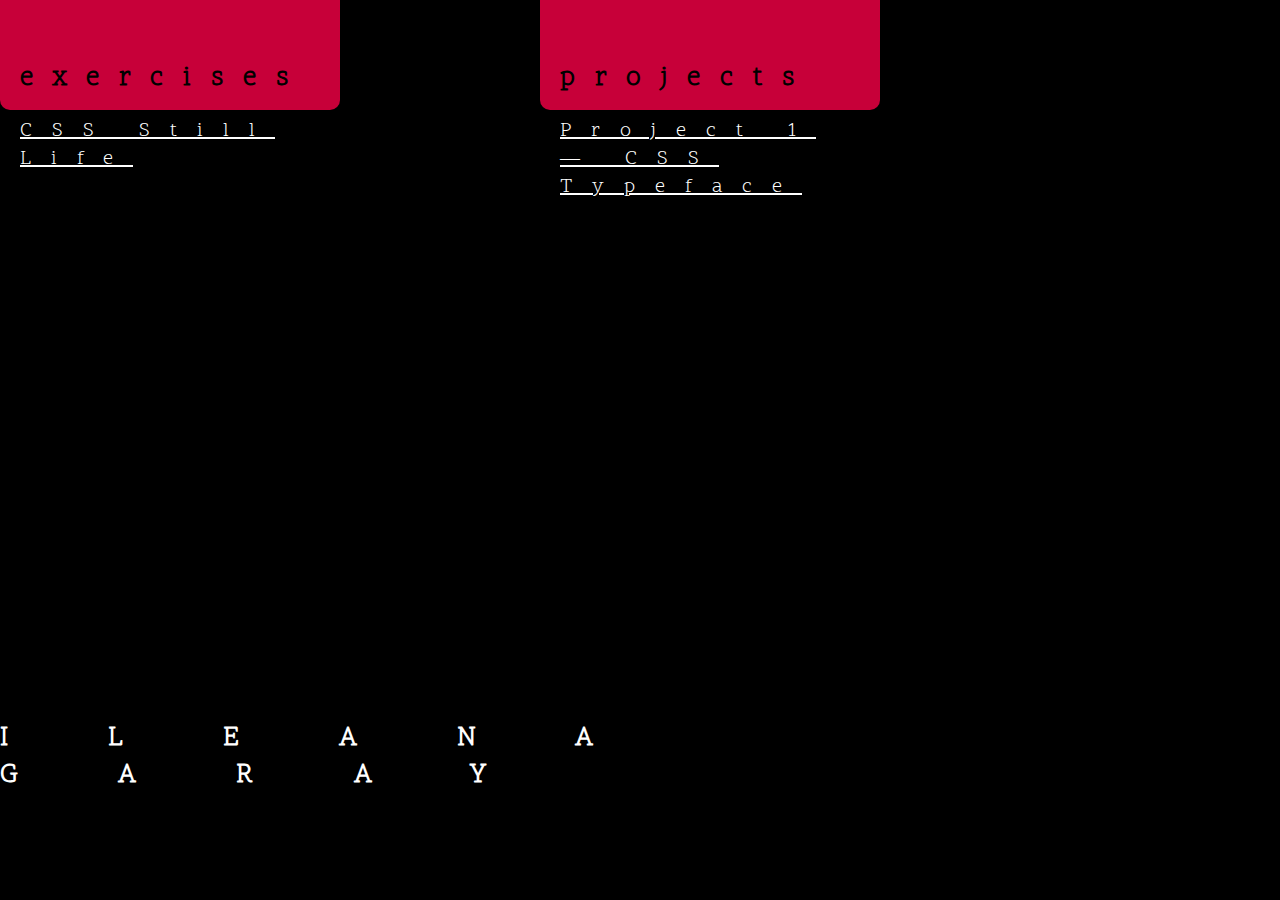
<file: Work/index.html>
<!DOCTYPE html>
<html>

<head>
    <title>Interactive 2 - Ileana Garay</title>
    <meta charset="utf-8" />
    <link rel="stylesheet" type="text/css" href="styles/main.css">


</head>

<body>
    <div id="container">

        <!-- about me-->
        <h1>ILEANA GARAY</h1>
        <!-- <p class="desc">Ileana is a graphic designer and photographer based in san francisco</p> -->

        <!-- my work -->
        <div id="square">
          <div id="exercises">
            <h3>exercises</h3>

            <ul>
                <li><a href="https://igaray97.github.io/interactive2/Still_life/" class="works">CSS Still Life</a></li>
            </ul>

        </div>
      </div>

      <div id="square">
        <div id="projects">
            <h3>projects</h3>

            <ul>
                <li><a href="https://www.google.com" class="works">Project 1 — CSS Typeface</a></li>
            </ul>

        </div>
      </div>
    </div>
</body>
</html>
</file>
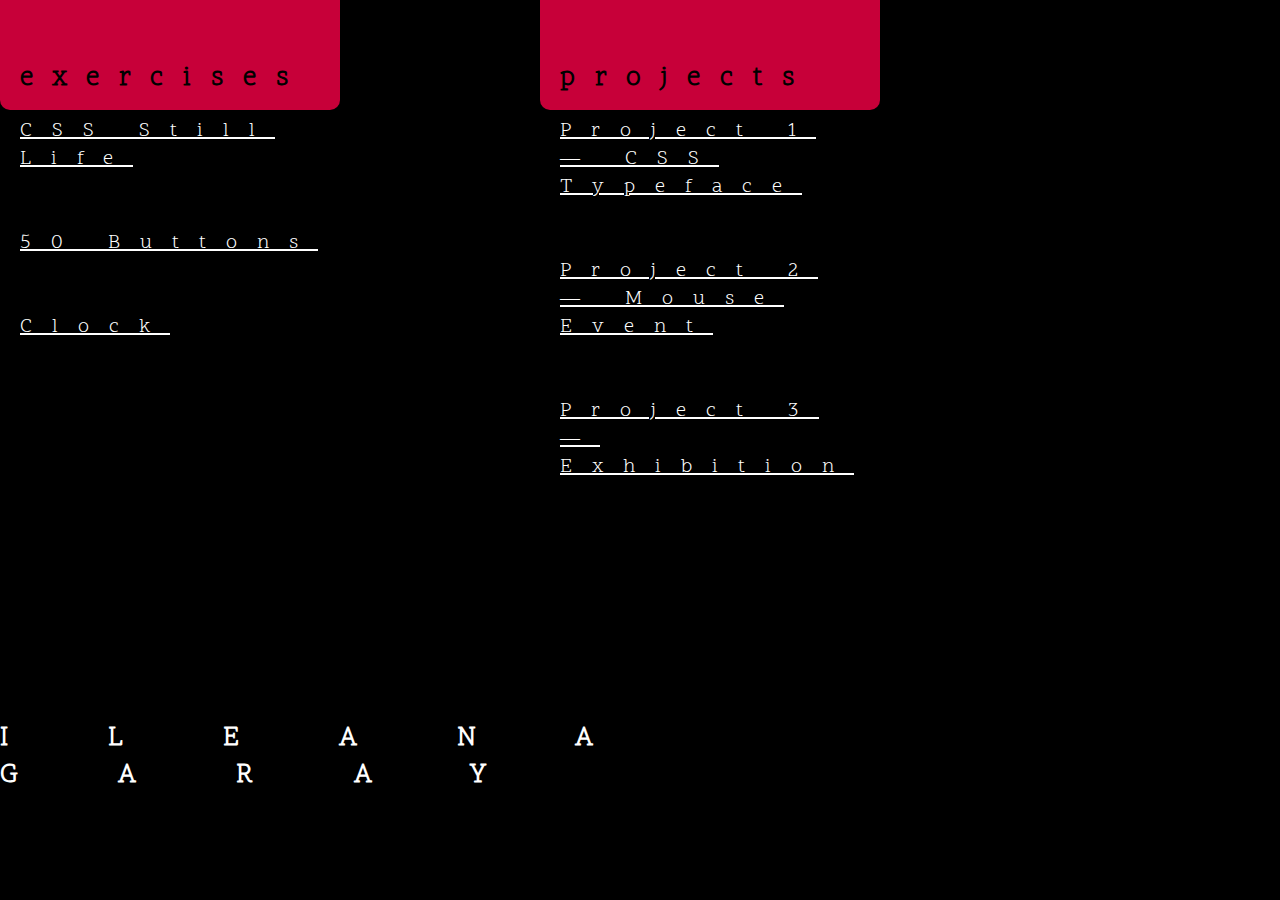
<file: home.html>
<!DOCTYPE html>
<html>

<head>
    <title>Interactive 2 - Ileana Garay</title>
    <meta charset="utf-8" />
    <link rel="stylesheet" type="text/css" href="styles/main.css">


</head>

<body>
    <div id="container">

        <!-- about me-->
        <h1>ILEANA GARAY</h1>
        <!-- <p class="desc">Ileana is a graphic designer and photographer based in san francisco</p> -->

        <!-- my work -->
        <div id="square">
          <div id="exercises">
            <h3>exercises</h3>

            <ul>
                <li><a href="https://igaray97.github.io/interactive2/Still_life/" class="works">CSS Still Life</a></li>
            </ul>
            <br>
            <br>
            <ul>
                <li><a href="https://aboard-oval.glitch.me/" class="works">50 Buttons</a></li>
            </ul>
            <br>
            <br>
            <ul>
                <li><a href="https://igaray97.github.io/interactive2/Clock/clock" class="works">Clock</a></li>
            </ul>

        </div>
      </div>

      <div id="square">
        <div id="projects">
            <h3>projects</h3>

            <ul>
                <li><a href="https://igaray97.github.io/interactive2/typeface/Index.html" class="works">Project 1 — CSS Typeface</a></li>
            </ul>
            <br>
            <br>
            <ul>
                <li><a href="https://igaray97.github.io/interactive2/Mouse%20Events/mouseevents.html" class="works">Project 2 — Mouse Event</a></li>
            </ul>
            <!-- <br>
            <br>
            <ul>
                <li><a href="https://igaray97.github.io/interactive2/typeface/Index.html" class="works">Project 2.2 — Mouse Event Workshop</a></li>
            </ul> -->
            <br>
            <br>
            <ul>
                <li><a href="https://igaray97.github.io/interactive2/Exhibition/Exhibition_Microsite.html" class="works">Project 3 — Exhibition</a></li>
            </ul>


        </div>
      </div>


    </div>
</body>
</html>
</file>
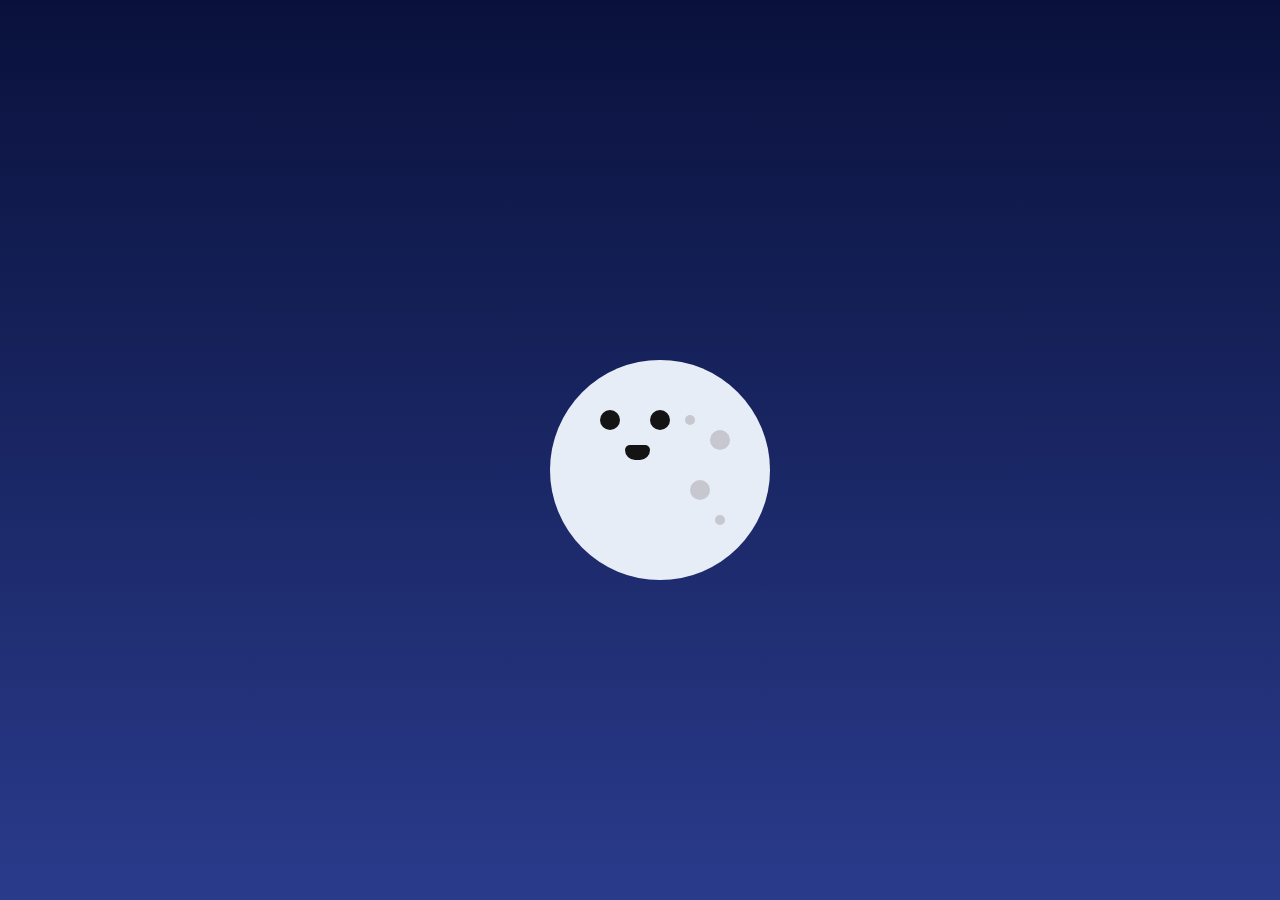
<file: Mouse Events/mouseevents.html>
<!DOCTYPE html>
<html>

<head>
    <title>50 Results Charrette</title>
    <meta charset="utf-8" />
    <link rel="stylesheet" href="style/main.css" type="text/css" />

    <script src="js/main.js" defer></script>

</head>

<body class="curser">
  <svg height="32" width="32">
  <div class="sky">
  <!-- item 1 -->
  <div class="dot"></div>
  <div class="dot two"></div>
  <div class="dot three"></div>
  <div class="dot four"></div>


  <div class="moon" id="button-1">
    <div class="face">
      <div class="eye"></div>
      <div class="eye two"></div>
      <div class="mouth"></div>
    </div>
    </div>


  </div>

<div class="rocket">
        <svg version="1.1" id="Layer_1" xmlns="http://www.w3.org/2000/svg" xmlns:xlink="http://www.w3.org/1999/xlink" x="0px" y="0px"
    	 viewBox="0 0 144.5 289.7" style="enable-background:new 0 0 144.5 289.7;" xml:space="preserve">
    <title>BCAsset 2</title>
    <g id="Layer_2_1_">
    	<g id="Layer_1-2">
    		<path class="st0" d="M33.7,111.9l55.1-23c15.9-6.6,34.1,0.9,40.7,16.8l0,0l0,0L17,152.6l0,0l0,0C10.4,136.8,17.9,118.5,33.7,111.9
    			z"/>
    		<path class="st1" d="M85.9,43.9c14.2,34,7.2,69.1-15.4,78.6S18,112,3.8,78.1C-8.4,48.7,12,11.4,17.8,1.8c0.9-1.4,2.5-2.1,4.1-1.7
    			C32.8,2.8,73.7,14.5,85.9,43.9z"/>
    		<path class="st2" d="M104,143c-12.5-8.8-29.8-5.8-38.6,6.7c-7.1,10.1-6.7,23.8,1.1,33.4l39,56l34.5,49.5c0.8,1.1,2.3,1.4,3.5,0.6
    			c0.8-0.6,1.2-1.6,1-2.6l-13.7-58.8l-15.4-66.6C114.2,153.9,110.1,147.3,104,143z"/>
    		<path class="st3" d="M100.1,148.4c-9.5-6.7-22.7-4.4-29.3,5.1c-5.4,7.7-5,18,0.9,25.3l29.7,42.5l26.2,37.6
    			c0.6,0.9,1.8,1.1,2.6,0.5c0.6-0.4,0.9-1.2,0.8-2l-10.3-44.7l-11.7-50.6C107.9,156.7,104.8,151.7,100.1,148.4z"/>
    		<circle class="st4" cx="44.9" cy="61" r="22.3"/>
    	</g>
    </g>
    </svg>

</div>

<div class="alien">
        <svg version="1.1" id="Layer_1" xmlns="http://www.w3.org/2000/svg" xmlns:xlink="http://www.w3.org/1999/xlink" x="0px" y="0px"
        	 viewBox="0 0 158.7 186.2" style="enable-background:new 0 0 158.7 186.2;" xml:space="preserve">
        <style type="text/css">

        </style>
        <title>BCAsset 1</title>
        <g id="Layer_2_1_">
        	<g id="Layer_1-2">
        		<path class="st00" d="M26.1,94.7c6-28.3,33.8-46.4,62.1-40.4c0,0,0,0,0,0l0,0c28.3,6,46.4,33.8,40.4,62.1c0,0,0,0,0,0"/>
        		<circle class="st11" cx="82.8" cy="79.9" r="12.8"/>
        		<circle class="st22" cx="80.6" cy="72.8" r="4.2"/>
        		<circle class="st22" cx="82.4" cy="77.5" r="1.8"/>
        		<circle class="st00" cx="65.4" cy="20.9" r="5.1"/>
        		<circle class="st00" cx="120.6" cy="32.6" r="5.1"/>
        		<line class="st33" x1="65.4" y1="20.9" x2="68.3" y2="58.2"/>
        		<line class="st33" x1="120.6" y1="32.6" x2="104.1" y2="65.7"/>
        		<path class="st44" d="M10.9,91.5c-5-1.1-8.1-5.9-7-10.9c0-0.2,0.1-0.4,0.1-0.6C18.7,28,60.2-6.4,100.2,2l0,0
        			c39.9,8.4,64,56.7,56.4,110.3c-0.7,5-5.4,8.5-10.4,7.8c-0.2,0-0.4-0.1-0.6-0.1L10.9,91.5z"/>
        		<path class="st55" d="M154.8,122.4c0-0.2,0.1-0.3,0.1-0.5l0,0c0.1-0.4,0.2-0.8,0.2-1.2c0.1-0.8,0.3-1.5,0.4-2.3l0.5-2.7l0.4-2.2
        			c0.1-0.3,0.1-0.6,0.2-0.9c-1.9,8.4-10.5,7.4-10.5,7.4L88.9,108l-21.4-4.5l-57.1-12c0,0-8.3-2.5-6.7-11c-0.1,0.3-0.1,0.6-0.2,0.9
        			l-0.5,2.1l-0.6,2.6c-0.2,0.8-0.4,1.5-0.5,2.2c-0.1,0.4-0.2,0.8-0.3,1.2l0,0c0,0.2-0.1,0.3-0.1,0.5s-0.1,0.4-0.1,0.7
        			s-0.1,0.4-0.1,0.6l-0.2,1c-0.1,1-0.2,1.9-0.3,2.8s-0.1,1.8-0.1,2.7s0,1.8,0.1,2.7s0.1,1.8,0.2,2.7c0.1,0.6,0.2,1.2,0.3,1.7
        			c0,0.1,0,0.2,0,0.3s0.1,0.4,0.1,0.7s0.1,0.5,0.1,0.7s0.1,0.4,0.1,0.6c0.1,0.4,0.2,0.9,0.3,1.4c0.1,0.3,0.2,0.5,0.2,0.8
        			s0.1,0.5,0.2,0.7c0.1,0.4,0.2,0.8,0.3,1.2s0.2,0.6,0.3,0.8l0.2,0.7c0.1,0.4,0.2,0.8,0.4,1.1s0.2,0.6,0.3,0.9s0.2,0.5,0.3,0.7
        			s0.3,0.7,0.4,1s0.3,0.6,0.4,0.9l0.3,0.8c0.2,0.3,0.3,0.6,0.4,1l0.5,0.9c0.1,0.3,0.3,0.5,0.4,0.8l0.5,0.9c0.2,0.3,0.4,0.6,0.6,0.9
        			l0.5,0.8c0.2,0.3,0.3,0.5,0.5,0.8s0.4,0.6,0.6,0.9l0.6,0.9c0.2,0.2,0.3,0.5,0.5,0.7s0.4,0.6,0.6,0.8l0.7,1l0.5,0.6l0.4,0.5
        			c0.4,0.4,0.7,0.9,1.1,1.3l0.4,0.6c0.1,0.2,0.3,0.3,0.4,0.5l1.2,1.4l0.4,0.5l0.5,0.5c0.4,0.5,0.9,0.9,1.3,1.4l0.4,0.4l0.5,0.5
        			c0.5,0.4,0.9,0.9,1.4,1.3l0.4,0.4l0.6,0.5c0.4,0.4,0.9,0.8,1.3,1.2l0.5,0.5l0.6,0.5l1.4,1.1l0.6,0.5l0.6,0.5
        			c0.5,0.4,1,0.7,1.5,1.1l0.6,0.4l0.6,0.4c0.5,0.4,1.1,0.7,1.6,1.1l0.6,0.4l0.5,0.3c0.6,0.4,1.2,0.8,1.8,1.1l0.6,0.4l0.3,0.2
        			c0.7,0.4,1.5,0.9,2.2,1.3l0.5,0.3l0.3,0.2c0.8,0.4,1.5,0.8,2.3,1.2l0.5,0.3c0.1,0.1,0.2,0.1,0.4,0.2c0.8,0.4,1.6,0.8,2.4,1.2
        			l0.4,0.2l0.4,0.2c0.8,0.4,1.7,0.8,2.5,1.1l0.4,0.2l0.4,0.2c0.9,0.4,1.8,0.7,2.7,1.1l0.3,0.1c0.1,0.1,0.3,0.1,0.4,0.1
        			c0.9,0.4,1.9,0.7,2.8,1l0.2,0.1l0.4,0.1c1,0.3,2,0.7,3,1l0.2,0.1l0.3,0.1c1.1,0.3,2.1,0.6,3.2,0.9h0.1l0.2,0.1
        			c1.1,0.3,2.3,0.6,3.5,0.9l0,0c0.7,0.2,1.3,0.3,2,0.4l0,0l2,0.4l0,0c1.2,0.2,2.3,0.4,3.5,0.6h0.2h0.1c1.1,0.2,2.2,0.3,3.3,0.5H76
        			h0.2c1,0.1,2.1,0.2,3.1,0.3h0.4H80c1,0.1,2,0.1,3,0.2h0.4h0.3l2.9,0.1h0.4h0.4c0.9,0,1.8,0,2.8,0c0.2,0,0.3,0,0.4,0h0.5
        			c0.9,0,1.8-0.1,2.7-0.1h0.4h0.6c0.9-0.1,1.7-0.1,2.6-0.2h0.4l0.6-0.1c0.8-0.1,1.7-0.2,2.5-0.3h0.3l0.7-0.1
        			c0.7-0.1,1.4-0.2,2.1-0.3l0.6-0.1l0.7-0.1c0.6-0.1,1.3-0.2,1.9-0.4l0.7-0.1l0.7-0.2l1.8-0.4l0.8-0.2l0.7-0.2l1.7-0.5l0.8-0.2
        			l0.7-0.2l1.7-0.5l0.7-0.2l0.5-0.2l1.8-0.6l0.7-0.2l0.5-0.2l1.8-0.7l0.6-0.3l0.6-0.3l1.7-0.8c0.2-0.1,0.4-0.2,0.6-0.3l0.7-0.2
        			c0.5-0.2,1-0.5,1.5-0.8l0.6-0.3l0.7-0.4l1.1-0.6l0.9-0.5l0.7-0.5l0.9-0.6l0.9-0.6l0.8-0.5l0.8-0.5c0.3-0.2,0.6-0.4,0.9-0.6
        			s0.5-0.4,0.8-0.6l0.7-0.5c0.3-0.2,0.6-0.4,0.8-0.6l0.8-0.7l0.6-0.5l0.7-0.6c0.3-0.2,0.5-0.5,0.8-0.8l0.6-0.6
        			c0.2-0.2,0.4-0.4,0.7-0.6s0.5-0.6,0.8-0.9s0.3-0.4,0.5-0.6s0.4-0.4,0.6-0.6s0.5-0.7,0.8-1l0.5-0.6l0.5-0.6
        			c0.3-0.4,0.5-0.7,0.8-1.1l0.4-0.5c0.1-0.2,0.3-0.4,0.4-0.6s0.2-0.4,0.4-0.6l0.2-0.3c0.3-0.5,0.6-0.9,0.9-1.4
        			c0.5-0.8,0.9-1.6,1.3-2.4s0.8-1.6,1.2-2.5s0.7-1.7,1-2.6s0.6-1.7,0.8-2.6c0.1-0.3,0.2-0.7,0.3-1c0.1-0.2,0.1-0.4,0.1-0.6
        			L154.8,122.4z"/>
        		<path class="st66" d="M10.5,91.4c-4.8-1-7.8-5.7-6.8-10.5c0-0.2,0.1-0.3,0.1-0.5C18.5,28.2,60.1-6.5,100.2,2l0,0
        			c40,8.5,64.1,57,56.3,110.7c-0.7,4.8-5.2,8.1-10,7.4c-0.2,0-0.4-0.1-0.5-0.1L10.5,91.4z"/>
        		<path class="st77" d="M95.8,157.4L95.8,157.4c2.5-1.6,5.8-0.9,7.4,1.6l12.4,19c1.6,2.5,0.9,5.8-1.6,7.4l0,0
        			c-2.5,1.6-5.8,0.9-7.4-1.6l-12.4-19C92.7,162.3,93.4,159,95.8,157.4z"/>
        		<path class="st77" d="M9.6,163.3L9.6,163.3c-1.6-2.5-0.9-5.8,1.6-7.4l19-12.4c2.5-1.6,5.8-0.9,7.4,1.6l0,0c1.6,2.5,0.9,5.8-1.6,7.4
        			l-19,12.4C14.5,166.4,11.2,165.7,9.6,163.3z"/>
        		<path class="st88" d="M72.7,156.8L72.7,156.8c-37.5-7.9-64.2-34.9-62.8-62.1c0.1-1.2-0.8-2.3-2-2.6l0,0c-1.6-0.4-3.2,0.7-3.6,2.3
        			c0,0.1,0,0.2-0.1,0.3c-3.5,28.2,23.7,56.8,62.6,65.1l0,0c8.3,1.8,16.9,2.5,25.4,2.2c0.8-0.1,1.4-0.8,1.3-1.6
        			c-0.1-0.7-0.7-1.3-1.4-1.3C85.6,158.9,79.1,158.2,72.7,156.8z"/>
        	</g>
        </g>
        </svg>

</div>

<div class="star1">
  <div class="star">
    <!-- main star 1 -->
    <div class="oval" id="oval-1">
    </div>
    <!-- main star 2 -->
    <div class="oval" id="oval-2">
    </div>
    <!-- main star 3 -->
    <div class="oval" id="oval-3">
    </div>
    <!-- main star 4 -->
    <div class="oval" id="oval-4">
    </div>
  </div>
</div>


  <div class="circle">
    <!-- circle 1 -->
    <div class="circle-1" id="c-1">
    </div>
    <!-- circle 2 -->
    <div class="circle-2" id="c-2">
    </div>
    <!-- circle 3 -->
    <div class="circle-3" id="c-3">
    </div>
    <!-- circle 1 -->
    <div class="circle-1" id="c-4">
    </div>
    <!-- circle 2 -->
    <div class="circle-2" id="c-5">
    </div>
    <!-- circle 3 -->
    <div class="circle-3" id="c-6">
    </div>
    <div class="circle-3" id="c-7">
    </div>
    <div class="circle-3" id="c-8">
    </div>
    <div class="circle-2" id="c-8">
    </div>
    <div class="circle-3" id="c-9">
    </div>
    <div class="circle-3" id="c-10">
    </div>
    <div class="circle-1" id="c-11">
    </div>
    <div class="circle-3" id="c-12">
    </div>
    <div class="circle-2" id="c-13">
    </div>
    <div class="circle-1" id="c-14">
    </div>
    <div class="circle-3" id="c-15">
    </div>
    <div class="circle-2" id="c-16">
    </div>
    <div class="circle-2" id="c-17">
    </div>
    <div class="circle-1" id="c-18">
    </div>
    <div class="circle-2" id="c-19">
    </div>
    <div class="circle-1" id="c-20">
    </div>
    <div class="circle-1" id="c-21">
    </div>
    <div class="circle-3" id="c-22">
    </div>
    <div class="circle-3" id="c-23">
    </div>
    <div class="circle-3" id="c-24">
    </div>
    <div class="circle-3" id="c-25">
    </div>
    <div class="circle-1" id="c-26">
    </div>
    <div class="circle-1" id="c-27">
    </div>
    <div class="circle-1" id="c-28">
    </div>
    <div class="circle-2" id="c-29">
    </div>
    <div class="circle-2" id="c-30">
    </div>
    <div class="circle-3" id="c-31">
    </div>
    <div class="circle-1" id="c-32">
    </div>
    <div class="circle-3" id="c-33">
    </div>
  </div>


<div class="Sstar">
  <div class="smallstar">
    <div class="cross" id="cross-oval-1">
    </div>
    <div class="cross" id="cross-oval-2">
    </div>
  </div>
  <div class="smallstar2">
    <div class="cross" id="cross-oval-1">
    </div>
    <div class="cross" id="cross-oval-2">
    </div>
  </div>
  <div class="smallstar3">
    <div class="cross" id="cross-oval-1">
    </div>
    <div class="cross" id="cross-oval-2">
    </div>
  </div>
  <div class="smallstar4">
    <div class="cross" id="cross-oval-1">
    </div>
    <div class="cross" id="cross-oval-2">
    </div>
  </div>
  <div class="smallstar5">
    <div class="cross" id="cross-oval-1">
    </div>
    <div class="cross" id="cross-oval-2">
    </div>
  </div>
  <div class="smallstar6">
    <div class="cross" id="cross-oval-1">
    </div>
    <div class="cross" id="cross-oval-2">
    </div>
  </div>
  <div class="smallstar7">
    <div class="cross" id="cross-oval-1">
    </div>
    <div class="cross" id="cross-oval-2">
    </div>
  </div>
  <div class="smallstar8">
    <div class="cross" id="cross-oval-1">
    </div>
    <div class="cross" id="cross-oval-2">
    </div>
  </div>
  <div class="smallstar9">
    <div class="cross" id="cross-oval-1">
    </div>
    <div class="cross" id="cross-oval-2">
    </div>
  </div>
</div>

<div class="cloud">
  <div class="cloud-1">
    <div class="white-cloud" id="white-cloud-1">
    </div>
    <div class="white-cloud" id="white-cloud-2">
    </div>
    <div class="white-cloud" id="white-cloud-3">
    </div>
    <div class="gray-cloud" id="gray-cloud-1">
    </div>
    <div class="gray-cloud" id="gray-cloud-2">
    </div>
  </div>
   <div class="cloud-3">
    <div class="white-cloud" id="white-cloud3-1">
    </div>
    <div class="white-cloud" id="white-cloud3-2">
    </div>
    <div class="gray-cloud" id="gray-cloud3-1">
    </div>
    <div class="gray-cloud" id="gray-cloud3-2">
    </div>
  </div>
  <div class="cloud-2">
    <div class="white-cloud" id="white-cloud2-1">
    </div>
    <div class="white-cloud" id="white-cloud2-2">
    </div>
    <div class="white-cloud" id="white-cloud2-3">
    </div>
    <div class="white-cloud" id="white-cloud2-4">
    </div>
    <div class="white-cloud" id="white-cloud2-5">
    </div>
    <div class="gray-cloud" id="gray-cloud2-1">
    </div>
    <div class="gray-cloud" id="gray-cloud2-2">
    </div>
    <div class="gray-cloud" id="gray-cloud2-3">
    </div>
  </div>
</div>


  <div class="meteor">
    <div class="red" id="layer1-circle"> </div>
    <div class="red" id="layer1-circle-2"></div>
    <div class="red" id="layer1-trap"></div>
    <div class="orange" id="layer2-circle"> </div>
    <div class="orange" id="layer2-circle-2"></div>
    <div class="orange" id="layer2-trap"></div>
    <div class="white"  id="layer3-circle">
  </div>
</div>

</body>
</html>
</file>
<file: Class/styles/main.css>
* {
	padding: 0px;
	margin: 0px;
}

body {
	font-family: 'Inconsolata', monospace;
	font-size: 20px;
	font-weight: normal;
}

/* this is a comment */

#container {
	width:500px;
	margin: 0 auto;
}

#exercises, #projects {
	margin: 40px 0px;
}

h1 {
	color:red;
}

h1, h2, h3 {
	margin: 20px 0;
    font-size:20pt;
} 

p {
	margin: 20px 0;
	font-size:14pt;
	line-height: 150%;
}

ul {
	list-style-type: none;
}

a {
	color:black;
}

a:hover {
	color:red;
}
</file>
<file: Still_life/assets/css/main.css>
@import url('https://fonts.googleapis.com/css?family=Anton');

body {
	background: #C0EDFF;
}

#stage {
	width: 900px;
	height: 556px;
	margin: 100px auto;
	background : #F15846    ;
	position: relative;
	border-radius: 30px;
	box-shadow: 10px 10px #64A2BB  ;
	z-index: -2;
}

.text{
	top: 260px;
	left: 525px;
	position: absolute;
	font-family: 'Anton', sans-serif;
	color: #55717F;
	letter-spacing: 3px;


}
.square {
	width: 200px;
	height:130px;
	background: #25323A;
	top: 253px;
	left: 400px;
	position: absolute;
	border-radius: 20px;
	border: 3px solid #171F23;

	/* uncomment to add keyframe animation */
	/* animation: spin 2s infinite; */

}

#camera {z-index: 4; position: absolute;}
.one{
	background: #171F23;
	width: 160px;
	height:60px;
	top: 300px;
	left: 420px;
	border: 3px solid #55717F;
}

.two{
	width: 53px;
	height:13px;
	background: #25323A;
	top: 350px;
	left: 530px;
	position: absolute;
	/* border-radius: 20px; */
	border-radius: 10px 0px 0px 0px;
	border-width: 3px 0px 0px 3px;
	border-style: solid;
	border-color: #55717F;
}

.three{ width: 70px; height:10px; top: 325px; left: 480px;
	border: 3px  solid #55717F; }

.four{ width: 190px; height:13px; top: 245px;left: 405px; }

.five{ width: 30px; height:10px; top: 280px; left: 430px;
	border: 3px  solid #55717F;}

.l_one{ width: 20px; height: 80px; top: 280px;left: 600px; border-radius: 10px; }
.l_two{ width: 15px; height: 70px; top: 285px;left: 620px; border-radius: 2px;}
.l_three{ width: 20px; height: 80px; top: 280px;left: 637px; border-radius: 10px;}
.l_four{ width: 5px; height: 80px; top: 280px;left: 660px; border-radius: 10px;}
.l_five{ width: 80px; height: 8px; top: 375px;left: 700px; border-radius: 5px;}

.ld_one{width: 4px; height: 8px; top: 375px;left: 718px; border-radius: 5px;}
.ld_two{width: 4px; height: 8px; top: 375px;left: 758px; border-radius: 5px;}

.p_one{width: 2px; height: 10px; top: 280px; left: 437px; border-radius: 1px;}
.p_two{width: 2px; height: 10px; top: 280px; left: 451px; border-radius: 1px;}

.circle{
	width: 20px;
	height: 20px;
	background: #25323A;
	border-radius: 150px;
	top: 330px;
	left: 435px;
	position: absolute;
}

.cone{
	width: 40px;
	height: 40px;
	background: #171F23;
	top: 310px;
	left: 480px;
	border: 3px solid #55717F;
}

.c{
	width: 20px;
	height:180px;
	background: #414956;
	top: 170px;
	left: 530px;
	border-radius: 4px;
	border: 3px solid #7C889C;
}

.c_two{ width: 13px; height:180px; top: 175px; left: 554px;}
.c_three{ width: 5px; height:180px; top: 170px; left: 569px;}
.c_four{ width: 30px; height:208px; top: 175px; left: 577px;}
.c_five{ width: 20px; height:213px; top: 170px; left: 607px; border-radius: 0px 10px 10px 0px; }

.b{
	width: 100px;
	height:42px;
	background: #57847C;
	top: 340px;
	left: 625px;
	border-radius: 4px;
	border: 3px solid #57847C;

}
.b_two{width: 100px; height:5px; top: 340px; left: 625px; background:#8BC7BE ; border: 3px solid #8BC7BE}
.b_three{width: 100px; height:5px; top: 377px; left: 625px; background:#8BC7BE ; border: 3px solid #8BC7BE}

.b_four{width: 106px; height:2px; top: 355px; left: 625px; background:#8BC7BE;border: 0px;}
.b_five{width: 106px; height:2px; top: 359px; left: 625px; background:#8BC7BE;border: 0px;}
.b_six{width: 106px; height:2px; top: 363px; left: 625px; background:#8BC7BE;border: 0px;}
.b_seven{width: 106px; height:2px; top: 367px; left: 625px; background:#8BC7BE;border: 0px;}
.b_eight{width: 106px; height:2px; top: 371px; left: 625px; background:#8BC7BE;border: 0px;}


.v{
	width: 80px;
	height:94px;
	background: #E6E7E8;
	top: 240px;
	left: 625px;
	border-radius: 4px;
	border: 3px solid #FFFFFF;
	opacity : 0.2;

}

.v_one{width: 80px; height:74px; top: 260px; background: #EED5B7;border: 3px solid #FFFAF5; opacity: 1; border-radius: 10px;}
.v_two{width: 5px; height:18px; top: 250px; left: 665px; background: #24170F;border: 0px solid #FFFAF5; opacity: 1; border-radius: 10px;}


.t{
	width: 183px;
	height:20px;
	background: #171F23;
	top: 365px;
	left: 80px;
	border-radius: 4px;
	border: 3px solid #55717F;
	border-radius: 0px 0px 10px 10px;
}

.t_one{ width: 90px; height:6px; top: 355px; left: 140px; background: #414956; border: 2px solid #7C889C; border-radius: 0px 0px 0px 0px;}
.t_two{ width: 70px; height:22px; top: 331px; left: 150px; background: #171F23; border: 2px solid #7C889C; border-radius: 0px 0px 0px 0px;}
.t_three{ width: 90px; height:6px; top: 325px; left: 140px; background: #414956; border: 2px solid #7C889C; border-radius: 0px 0px 0px 0px;}

.e{
	width: 30px;
	height:180px;
	background: #414956;
	top: 205.5px;
	left: 250px;
	border-radius: 20px 0px 0px 20px;
	border: 3px solid #7C889C;
}

.e_one{ width: 15px; height:180px;left: 280px; border-radius: 0px 0px 0px 0px;}
.e_two{ width: 15px; height:180px;left: 298px; border-radius: 0px 0px 0px 0px;}
.e_three{ width: 15px; height:180px;left: 316px; border-radius: 0px 0px 0px 0px;}
.e_four{ width: 25px; height:180px;left: 334px; border-radius: 0px 20px 20px 0px;}



#pear {
	position:relative;
	width:6em;
	height:6em;
	background-color:#CDC718;
	border-radius:50% 15% 50% 50%;
	top:292px;
	left: 300px;
	transform:rotate(-10deg);
	border: 3px solid #D1E231;
	z-index: 4;

}

.steme{
	top:-5px;left: 90px; width: 5px; height:18px; background: #24170F;border: 0px solid #FFFAF5; opacity: 1; border-radius: 10px;
	transform:rotate(40deg);

}

#coffee{
	width: 40px;
	height:20px;
	background: #25323A;
	top: 130px;
	left: 410px;
	position: absolute;
	border-radius: 10px;
	border: 3px solid #697278;
	border-radius: 10px 10px 0px 0px;

}

.cilindro{
	width: 10px;
	height: 100px;
	background: #25323A;
	left: 13px;
	top: 20px;
	border: 3px solid #697278;
	position: absolute;
	z-index: -1;

}

.cp_one{width: 120px; height: 15px; top: 30px; left: -40px; z-index: 2;
border-radius: 10px 10px 0px 0px;
}

.cp_two{width: 120px; height: 15px; top: 80px; left: -40px; z-index: 2;
border-radius: 0px 0px 0px 0px;
}

.cp_three{width: 120px; height: 190px; top: 60px; left: -40px;z-index: 1;
border-radius: 0px 10px 40px 40px;background: #E6E7E8; border: 3px solid #FFFFFF; opacity : 0.2;
}

.cp_four{width: 100px; height: 155px; top: 90px; left: -30px;z-index: 1;
border-radius: 10px 10px 40px 40px;background: #24170F; border: 3px solid #593726;
}



#shift{
	left: 20px;
	position: absolute;
}


#triangle {
	width: 0;
	height: 0;
	border-left: 0px solid transparent;
	border-right: 75px solid transparent;
	border-bottom: 150px solid yellow;
	position: absolute;
	top: 203px;
	left: 60px;
}

.m{

}


#clip {
	width: 150px;
	height: 150px;
	background: green;
	clip-path: polygon(50% 0%, 61% 35%, 98% 35%, 68% 57%, 79% 91%, 50% 70%, 21% 91%, 32% 57%, 2% 35%, 39% 35%);
	top: 203px;
	left: 690px;
	position: absolute;






	/* uncomment for css transitions */
	/* transition: all 400ms ease; */
}

/* animations */

/*
#clip:hover {
	transform: rotate(1200deg);
}

@keyframes spin {
  from {
    transform: rotate(0deg);
  }
  to {
    transform: rotate(360deg);
  }
}


@keyframes move {
  from {
    transform: translateX(0px);
  }
  to {
    transform: translateX(100px);
  }
}

*/
</file>
<file: typeface/style/main.css>
@import url('https://fonts.googleapis.com/css?family=Anton');

body {
	background: #FBF5E0;
}

#shift{
	left: 20px;
	position: absolute;
}


#bitz{
  height: auto;
  width: auto;
  /* background-color: #E63F42; */
  padding: 84px;
  margin: 250px;
  max-width: 100%;
  min-height: 400px;
}


.square {
	width: 42px;
	height:42px;
	background : #F4C7D4;
	position: absolute;
	border-radius: 10px;
	border-style : Solid;
	border-width : 0px;
	z-index: 0;
}

.blue{
	width: 40px;
	height:40px;
	background:  #FFFFFF;
	border-radius: 10px;
	border-style : Solid;
	border-color : #18434B;
	border-width : 2px;
	z-index: 1;
	transform: scale(.0)
}



.blue_outline{
	width: 40px;
	height:40px;
	background-color: transparent;
	position: absolute;
	border-radius: 10px;
	border-style : Solid;
	border-color : #18434B;
	border-width : 3px;
	z-index: -2;
}

.outline{
	width: 40px;
	height:40px;
	background-color: transparent;
	position: absolute;
	border-radius: 10px;
	border-style : Solid;
	border-color : #D9A1B7;
	border-width : 2px;
	z-index: 1;
}

.blue_scale_move {animation-duration: .5s;
      animation-timing-function:ease-in;
      animation-delay: 3s;
      animation-fill-mode: forwards;


      }

  .blue_scale_move { animation-name: blue_scale_move;}

  @keyframes blue_scale_move {
    from {transform: scale(.0);}
    to {transform: scale(1);}
  }

.blue_move{
	position: absolute;
	top: -15px;
	left: 10px;
	transition:opacity 200ms ease-in-out;
}

.blue_move.hide {
  opacity:0.01;
}



.blue_outline_move{
	position: absolute;
	top: -35px;
	left: 35px;
}

.pink_outline_move{
	position: absolute;
	top: -30px;
	left: 30px;
}

#b{
  height: 200px;
  width: 200px;
  position: relative;
  margin-right: 40px;
  margin-bottom: 40px;
  float: left;

}
.move {animation-duration: .6s;
      animation-timing-function:ease-in;
      animation-delay: .6s;
      animation-fill-mode: forwards;
			/* animation-direction: alternate; */
      }

  .l_b_13 { animation-name: l_b_13;}

  @keyframes l_b_13 {
    from {top: 126px; left: 84px;}
    to {top: 84px; left: 84px;}
  }

  .l_b_14 { animation-name: l_b_14;}

  @keyframes l_b_14 {
    from {top: 126px; left: 126px;}
    to {top: 84px; left: 126px;}
  }

  .l_b_3 { animation-name: l_b_3;}

  @keyframes l_b_3 {
    from {top: 84px; left: 84px;}
    to {top: 0px; left: 84px;}
  }

  .l_b_4 { animation-name: l_b_4;}

  @keyframes l_b_4 {
    from {top: 84px; left: 126px;}
    to {top: 0px; left: 126px;}
  }



.l_b_2{ top: 0px; left: 42px;}
.l_b_3{ top: 84px; left: 84px;}
  	.l_b_3_position{ top: 0px; left: 84px;}
.l_b_4{ top: 84px; left: 126px;}
		.l_b_4_position{ top: 0px; left: 126px;}
.l_b_5{ top: 0px; left: 168px;}

.l_b_6{ top: 42px; left: 0px;}
.l_b_7{ top: 42px; left: 42px;}
.l_b_10{ top: 42px; left: 168px;}

.l_b_11{ top: 84px; left: 0px;}
.l_b_12{ top: 84px; left: 42px;}
.l_b_13{ top: 126px; left: 84px;}
		.l_b_13_position{ top: 84px; left: 84px;}
.l_b_14{ top: 126px; left: 126px;}
		.l_b_14_position{ top: 84px; left: 126px;}
.l_b_15{ top: 84px; left: 168px;}

.l_b_16{ top: 126px; left: 0px;}
.l_b_17{ top: 126px; left: 42px;}
.l_b_20{ top: 126px; left: 168px;}

.l_b_21{ top: 168px; left: 0px;}
.l_b_22{ top: 168px; left: 42px;}
.l_b_23{ top: 168px; left: 84px;}
.l_b_24{ top: 168px; left: 126px;}
.l_b_25{ top: 168px; left: 168px;}


#i{
  height: 200px;
  width: 200px;
  position: relative;
  float: left;
  margin-right: 42px;
    margin-bottom: 42px;
}

.move_i {animation-duration: .6s;
      animation-timing-function: ease-in-out;
      animation-delay: 1.2s;
      animation-fill-mode: forwards;
      }

  .l_i_21 { animation-name: l_i_21;}

  @keyframes l_i_21 {
    from {top: 42px; left: 0px;}
    to {top: 168px; left: 0px;}
  }

  .l_i_25 { animation-name: l_i_25;}

  @keyframes l_i_25 {
    from {top: 42px; left: 168px;}
    to {top: 168px; left: 168px;}
  }


.l_i_1{ top: 0px; left: 0px;}
.l_i_2{ top: 0px; left: 42px;}
.l_i_3{ top: 0px; left: 84px;}
.l_i_4{ top: 0px; left: 126px;}
.l_i_5{ top: 0px; left: 168px;}

.l_i_7{ top: 42px; left: 42px;}
.l_i_8{ top: 42px; left: 84px;}
.l_i_9{ top: 42px; left: 126px;}

.l_i_12{ top: 84px; left: 42px;}
.l_i_13{ top: 84px; left: 84px;}
.l_i_14{ top: 84px; left: 126px;}

.l_i_16{ top: 126px; left: 42px;}
.l_i_17{ top: 126px; left: 84px;}
.l_i_20{ top: 126px; left: 126px;}

.l_i_21{ top: 42px; left: 0px;}
		.l_i_21_position{ top: 168px; left: 0px;}
.l_i_22{ top: 168px; left: 42px;}
.l_i_23{ top: 168px; left: 84px;}
.l_i_24{ top: 168px; left: 126px;}
.l_i_25{ top: 42px; left: 168px;}
		.l_i_25_position { top: 168px; left: 168px;}

#t{
  height: 200px;
  width: 200px;
  position: relative;
  margin-right: 42px;
  margin-bottom: 42px;
  float: left;
}

.move_t {animation-duration: .6s;
      animation-timing-function:ease-in;
      animation-delay: 1.8s;
      animation-fill-mode: forwards;
      }

  .l_t_1 { animation-name: l_t_1;}

  @keyframes l_t_1 {
    from {top: 84px; left: 0px;}
    to {top: 0px; left: 0px;}
  }

  .l_t_5 { animation-name: l_t_5;}

  @keyframes l_t_5 {
    from {top: 84px; left: 168px;}
    to {top: 0px; left: 168px;}
  }

  .l_t_6 { animation-name: l_t_6;}

  @keyframes l_t_6 {
    from {top: 126px; left: 0px;}
    to {top: 42px; left: 0px;}
  }

  .l_t_10 { animation-name: l_t_10;}

  @keyframes l_t_10 {
    from {top: 126px; left: 168px;}
    to {top: 42px; left: 168px;}
  }

  .l_t_11 { animation-name: l_t_11;}

  @keyframes l_t_11 {
    from {top: 168px; left: 0px;}
    to {top: 84px; left: 0px;}
  }

  .l_t_15 { animation-name: l_t_15;}

  @keyframes l_t_15 {
    from {top: 168px; left: 168px;}
    to {top: 84px; left: 168px;}
  }


.l_t_1{ top: 84px; left: 0px;}
		.l_t_1_position{ top: 0px; left: 0px;}
.l_t_2{ top: 0px; left: 42px;}
.l_t_3{ top: 0px; left: 84px;}
.l_t_4{ top: 0px; left: 126px;}
.l_t_5{ top: 84px; left: 168px;}
		.l_t_5_position{ top: 0px; left: 168px;}

.l_t_6{ top: 126px; left: 0px;}
		.l_t_6_position{ top: 42px; left: 0px;}
.l_t_7{ top: 42px; left: 42px;}
.l_t_8{ top: 42px; left: 84px;}
.l_t_9{ top: 42px; left: 126px;}
.l_t_10{ top: 126px; left: 168px;}
		.l_t_10_position{ top: 42px; left: 168px;}

.l_t_11{ top: 168px; left: 0px;}
		.l_t_11_position{ top: 84px; left: 0px;}
.l_t_12{ top: 84px; left: 42px;}
.l_t_13{ top: 84px; left: 84px;}
.l_t_14{ top: 84px; left: 126px;}
.l_t_15{ top: 168px; left: 168px;}
		.l_t_15_position{ top: 84px; left: 168px;}

.l_t_17{ top: 126px; left: 42px;}
.l_t_18{ top: 126px; left: 84px;}
.l_t_19{ top: 126px; left: 126px;}

.l_t_22{ top: 168px; left: 42px;}
.l_t_23{ top: 168px; left: 84px;}
.l_t_24{ top: 168px; left: 126px;}


#z{
  height: 200px;
  width: 200px;
  position: relative;
  float: left;
}

.move_z {animation-duration: .6s;
      animation-timing-function:ease-in;
      animation-delay: 2.4s;
      animation-fill-mode: forwards;
      }

  .l_z_12 { animation-name: l_z_12;}

  @keyframes l_z_12 {
    from {top: 42px; left: 42px;}
    to {top: 84px; left: 42px;}
  }

  .l_z_16 { animation-name: l_z_16;}

  @keyframes l_z_16 {
    from {top: 42px; left: 0px;}
    to {top: 126px; left: 0px;}
  }

  .l_z_17 { animation-name: l_z_17;}

  @keyframes l_z_17 {
    from {top: 84px; left: 42px;}
    to {top: 126px; left: 42px;}
  }

  .l_z_21 { animation-name: l_z_21;}

  @keyframes l_z_21 {
    from {top: 84px; left: 0px;}
    to {top: 168px; left: 0px;}
  }

  .l_z_22 { animation-name: l_z_22;}

  @keyframes l_z_22 {
    from {top: 126px; left: 42px;}
    to {top: 168px; left: 42px;}
  }

  .l_z_24 { animation-name: l_z_24;}

  @keyframes l_z_24 {
    from {top: 126px; left: 126px;}
    to {top: 168px; left: 126px;}
  }

  .l_z_25 { animation-name: l_z_25;}

  @keyframes l_z_25 {
    from {top: 84px; left: 168px;}
    to {top: 168px; left: 168px;}
  }


.l_z_1{ top: 0px; left: 0px;}
.l_z_2{ top: 0px; left: 42px;}
.l_z_3{ top: 0px; left: 84px;}
.l_z_4{ top: 0px; left: 126px;}
.l_z_5{ top: 0px; left: 168px;}

.l_z_8{ top: 42px; left: 84px;}
.l_z_9{ top: 42px; left: 126px;}
.l_z_10{ top: 42px; left: 168px;}

.l_z_12{ top: 42px; left: 42px;}
		.l_z_12_position{ top: 84px; left: 42px;}
.l_z_13{ top: 84px; left: 84px;}
.l_z_14{ top: 84px; left: 126px;}

.l_z_16{ top: 42px; left: 0px;}
		.l_z_16_position{ top: 126px; left: 0px;}
.l_z_17{ top: 84px; left: 42px;}
		.l_z_17_position{ top: 126px; left: 42px;}
.l_z_18{ top: 126px; left: 84px;}

.l_z_21{ top: 84px; left: 0px;}
		.l_z_21_position{ top: 168px; left: 0px;}
.l_z_22{ top: 126px; left: 42px;}
		.l_z_22_position{ top: 168px; left: 42px;}
.l_z_23{ top: 168px; left: 84px;}
.l_z_24{ top: 126px; left: 126px;}
		.l_z_24_position{ top: 168px; left: 126px;}
.l_z_25{ top: 84px; left: 168px;}
		.l_z_25_position{ top: 168px; left: 168px;}



#speciment {
  height: auto;
  width: auto;
  padding: 84px;
  margin: 100px;
  max-width: 100%;
  min-height: 140px;


}

#speciment_blue {
  height: auto;
  width: auto;
  padding: 84px;
  margin: 100px;
  max-width: 100%;
  min-height: 140px;
	position: absolute;
	top: 958px;
	left: 10px;


}


#a{
  height: 140px;
  width: 140px;
  position: relative;
  margin-right: 42px;
  margin-bottom: 42px;
  float: left;
	transform: scale(.6);
}

#a.hide{
	opacity: 0.01;
}

.l_a_1{ top: 0px; left: 0px;}
.l_a_2{ top: 0px; left: 42px;}
.l_a_3{ top: 0px; left: 84px;}
.l_a_4{ top: 0px; left: 126px;}
.l_a_5{ top: 0px; left: 168px;}

.l_a_6{ top: 42px; left: 0px;}
.l_a_7{ top: 42px; left: 42px;}
.l_a_8{ top: 42px; left: 168px;}

.l_a_11{ top: 84px; left: 0px;}
.l_a_12{ top: 84px; left: 42px;}
.l_a_13{ top: 84px; left: 84px;}
.l_a_14{ top: 84px; left: 126px;}
.l_a_15{ top: 84px; left: 168px;}


.l_a_16{ top: 126px; left: 0px;}
.l_a_17{ top: 126px; left: 42px;}
.l_a_18{ top: 126px; left: 84px;}
.l_a_19{ top: 126px; left: 126px;}
.l_a_20{ top: 126px; left: 168px;}


.l_a_21{ top: 168px; left: 0px;}
.l_a_22{ top: 168px; left: 42px;}
.l_a_25{ top: 168px; left: 168px;}

#a_b{
  height: 140px;
  width: 140px;
  position: relative;
  margin-right: 40px;
  margin-bottom: 40px;
  float: left;
	transform: scale(.6);

}


.l_b_2{ top: 0px; left: 42px;}
.l_b_3{ top: 84px; left: 84px;}
  	.l_b_3_position{ top: 0px; left: 84px;}
.l_b_4{ top: 84px; left: 126px;}
		.l_b_4_position{ top: 0px; left: 126px;}
.l_b_5{ top: 0px; left: 168px;}

.l_b_6{ top: 42px; left: 0px;}
.l_b_7{ top: 42px; left: 42px;}
.l_b_10{ top: 42px; left: 168px;}

.l_b_11{ top: 84px; left: 0px;}
.l_b_12{ top: 84px; left: 42px;}
.l_b_13{ top: 126px; left: 84px;}
		.l_b_13_position{ top: 84px; left: 84px;}
.l_b_14{ top: 126px; left: 126px;}
		.l_b_14_position{ top: 84px; left: 126px;}
.l_b_15{ top: 84px; left: 168px;}

.l_b_16{ top: 126px; left: 0px;}
.l_b_17{ top: 126px; left: 42px;}
.l_b_20{ top: 126px; left: 168px;}

.l_b_21{ top: 168px; left: 0px;}
.l_b_22{ top: 168px; left: 42px;}
.l_b_23{ top: 168px; left: 84px;}
.l_b_24{ top: 168px; left: 126px;}
.l_b_25{ top: 168px; left: 168px;}



#c{
  height: 140px;
  width: 140px;
  position: relative;
  margin-right: 42px;
  margin-bottom: 42px;
  float: left;
	transform: scale(.6);
}


.l_c_1{ top: 0px; left: 0px;}
.l_c_2{ top: 0px; left: 42px;}
.l_c_3{ top: 0px; left: 84px;}
.l_c_4{ top: 0px; left: 126px;}
.l_c_5{ top: 0px; left: 168px;}

.l_c_6{ top: 42px; left: 0px;}
.l_c_7{ top: 42px; left: 42px;}
.l_c_10{ top: 42px; left: 168px;}

.l_c_11{ top: 84px; left: 0px;}
.l_c_12{ top: 84px; left: 42px;}



.l_c_16{ top: 126px; left: 0px;}
.l_c_17{ top: 126px; left: 42px;}
.l_c_20{ top: 126px; left: 168px;}


.l_c_21{ top: 168px; left: 0px;}
.l_c_22{ top: 168px; left: 42px;}
.l_c_23{ top: 168px; left: 84px;}
.l_c_24{ top: 168px; left: 126px;}
.l_c_25{ top: 168px; left: 168px;}


#d{
  height: 140px;
  width: 140px;
  position: relative;
  margin-right: 42px;
  margin-bottom: 42px;
  float: left;
		transform: scale(.6);
}


.l_d_1{ top: 0px; left: 0px;}
.l_d_2{ top: 0px; left: 42px;}
.l_d_3{ top: 0px; left: 84px;}
.l_d_4{ top: 0px; left: 126px;}
.l_d_5{ top: 0px; left: 168px;}

.l_d_6{ top: 42px; left: 0px;}
.l_d_7{ top: 42px; left: 42px;}
.l_d_10{ top: 42px; left: 168px;}

.l_d_11{ top: 84px; left: 0px;}
.l_d_12{ top: 84px; left: 42px;}
.l_d_15{ top: 84px; left: 168px;}


.l_d_16{ top: 126px; left: 0px;}
.l_d_17{ top: 126px; left: 42px;}
.l_d_20{ top: 126px; left: 168px;}


.l_d_21{ top: 168px; left: 0px;}
.l_d_22{ top: 168px; left: 42px;}
.l_d_23{ top: 168px; left: 84px;}
.l_d_24{ top: 168px; left: 126px;}
.l_d_25{ top: 168px; left: 168px;}

#e{
  height: 140px;
  width: 140px;
  position: relative;
  margin-right: 42px;
  margin-bottom: 42px;
  float: left;
	transform: scale(.6);
}


.l_e_1{ top: 0px; left: 0px;}
.l_e_2{ top: 0px; left: 42px;}
.l_e_3{ top: 0px; left: 84px;}
.l_e_4{ top: 0px; left: 126px;}
.l_e_5{ top: 0px; left: 168px;}

.l_e_6{ top: 42px; left: 0px;}
.l_e_7{ top: 42px; left: 42px;}
.l_e_8{ top: 42px; left: 84px;}

.l_e_11{ top: 84px; left: 0px;}
.l_e_12{ top: 84px; left: 42px;}
.l_e_13{ top: 84px; left: 84px;}
.l_e_14{ top: 84px; left: 126px;}
.l_e_15{ top: 84px; left: 168px;}


.l_e_16{ top: 126px; left: 0px;}
.l_e_17{ top: 126px; left: 42px;}
.l_e_18{ top: 126px; left: 84px;}


.l_e_21{ top: 168px; left: 0px;}
.l_e_22{ top: 168px; left: 42px;}
.l_e_23{ top: 168px; left: 84px;}
.l_e_24{ top: 168px; left: 126px;}
.l_e_25{ top: 168px; left: 168px;}

#f{
  height: 140px;
  width: 140px;
  position: relative;
  margin-right: 42px;
  margin-bottom: 42px;
  float: left;
	transform: scale(.6);
}


.l_f_1{ top: 0px; left: 0px;}
.l_f_2{ top: 0px; left: 42px;}
.l_f_3{ top: 0px; left: 84px;}
.l_f_4{ top: 0px; left: 126px;}
.l_f_5{ top: 0px; left: 168px;}

.l_f_6{ top: 42px; left: 0px;}
.l_f_7{ top: 42px; left: 42px;}
.l_f_8{ top: 42px; left: 84px;}

.l_f_11{ top: 84px; left: 0px;}
.l_f_12{ top: 84px; left: 42px;}
.l_f_13{ top: 84px; left: 84px;}
.l_f_14{ top: 84px; left: 126px;}
.l_f_15{ top: 84px; left: 168px;}

.l_f_16{ top: 126px; left: 0px;}
.l_f_17{ top: 126px; left: 42px;}
.l_f_18{ top: 126px; left: 84px;}

.l_f_21{ top: 168px; left: 0px;}
.l_f_22{ top: 168px; left: 42px;}
.l_f_23{ top: 168px; left: 84px;}

#g{
  height: 140px;
  width: 140px;
  position: relative;
  margin-right: 42px;
  margin-bottom: 42px;
  float: left;
	transform: scale(.6);
}

.l_g_1{ top: 0px; left: 0px;}
.l_g_2{ top: 0px; left: 42px;}
.l_g_3{ top: 0px; left: 84px;}
.l_g_4{ top: 0px; left: 126px;}
.l_g_5{ top: 0px; left: 168px;}

.l_g_6{ top: 42px; left: 0px;}
.l_g_7{ top: 42px; left: 42px;}

.l_g_11{ top: 84px; left: 0px;}
.l_g_12{ top: 84px; left: 42px;}
.l_g_14{ top: 84px; left: 126px;}
.l_g_15{ top: 84px; left: 168px;}

.l_g_16{ top: 126px; left: 0px;}
.l_g_17{ top: 126px; left: 42px;}
.l_g_20{ top: 126px; left: 168px;}

.l_g_21{ top: 168px; left: 0px;}
.l_g_22{ top: 168px; left: 42px;}
.l_g_23{ top: 168px; left: 84px;}
.l_g_24{ top: 168px; left: 126px;}
.l_g_25{ top: 168px; left: 168px;}


#h{
  height: 140px;
  width: 140px;
  position: relative;
  margin-right: 42px;
  margin-bottom: 42px;
  float: left;
	transform: scale(.6);
}


.l_h_1{ top: 0px; left: 0px;}
.l_h_2{ top: 0px; left: 42px;}
.l_h_4{ top: 0px; left: 126px;}
.l_h_5{ top: 0px; left: 168px;}

.l_h_6{ top: 42px; left: 0px;}
.l_h_7{ top: 42px; left: 42px;}
.l_h_9{ top: 42px; left: 126px;}
.l_h_10{ top: 42px; left: 168px;}

.l_h_11{ top: 84px; left: 0px;}
.l_h_12{ top: 84px; left: 42px;}
.l_h_13{ top: 84px; left: 84px;}
.l_h_14{ top: 84px; left: 126px;}
.l_h_15{ top: 84px; left: 168px;}


.l_h_16{ top: 126px; left: 0px;}
.l_h_17{ top: 126px; left: 42px;}
.l_h_19{ top: 126px; left: 126px;}
.l_h_20{ top: 126px; left: 168px;}


.l_h_21{ top: 168px; left: 0px;}
.l_h_22{ top: 168px; left: 42px;}
.l_h_24{ top: 168px; left: 126px;}
.l_h_25{ top: 168px; left: 168px;}

#a_i{
  height: 140px;
  width: 140px;
  position: relative;
  float: left;
  margin-right: 42px;
  margin-bottom: 42px;
	transform: scale(.6);
}


.l_i_1{ top: 0px; left: 0px;}
.l_i_2{ top: 0px; left: 42px;}
.l_i_3{ top: 0px; left: 84px;}
.l_i_4{ top: 0px; left: 126px;}
.l_i_5{ top: 0px; left: 168px;}

.l_i_7{ top: 42px; left: 42px;}
.l_i_8{ top: 42px; left: 84px;}
.l_i_9{ top: 42px; left: 126px;}

.l_i_12{ top: 84px; left: 42px;}
.l_i_13{ top: 84px; left: 84px;}
.l_i_14{ top: 84px; left: 126px;}

.l_i_17{ top: 126px; left: 42px;}
.l_i_18{ top: 126px; left: 84px;}
.l_i_19{ top: 126px; left: 126px;}

.l_i_21{ top: 42px; left: 0px;}
.l_i_22{ top: 168px; left: 42px;}
.l_i_23{ top: 168px; left: 84px;}
.l_i_24{ top: 168px; left: 126px;}
.l_i_25{ top: 42px; left: 168px;}

#j{
  height: 140px;
  width: 140px;
  position: relative;
  margin-right: 42px;
  margin-bottom: 42px;
  float: left;
	transform: scale(.6);
}

.l_j_2{ top: 0px; left: 42px;}
.l_j_3{ top: 0px; left: 84px;}
.l_j_4{ top: 0px; left: 126px;}
.l_j_5{ top: 0px; left: 168px;}

.l_j_8{ top: 42px; left: 84px;}
.l_j_9{ top: 42px; left: 126px;}
.l_j_10{ top: 42px; left: 168px;}

.l_j_13{ top: 84px; left: 84px;}
.l_j_14{ top: 84px; left: 126px;}
.l_j_15{ top: 84px; left: 168px;}

.l_j_16{ top: 126px; left: 0px;}
.l_j_18{ top: 126px; left: 84px;}
.l_j_19{ top: 126px; left: 126px;}
.l_j_20{ top: 126px; left: 168px;}


.l_j_21{ top: 168px; left: 0px;}
.l_j_22{ top: 168px; left: 42px;}
.l_j_23{ top: 168px; left: 84px;}
.l_j_24{ top: 168px; left: 126px;}
.l_j_25{ top: 168px; left: 168px;}

#k{
  height: 140px;
  width: 140px;
  position: relative;
  margin-right: 42px;
  margin-bottom: 42px;
  float: left;
	transform: scale(.6);
}


.l_k_1{ top: 0px; left: 0px;}
.l_k_2{ top: 0px; left: 42px;}
.l_k_5{ top: 0px; left: 168px;}

.l_k_6{ top: 42px; left: 0px;}
.l_k_7{ top: 42px; left: 42px;}
.l_k_9{ top: 42px; left: 126px;}
.l_k_10{ top: 42px; left: 168px;}

.l_k_11{ top: 84px; left: 0px;}
.l_k_12{ top: 84px; left: 42px;}
.l_k_13{ top: 84px; left: 84px;}
.l_k_14{ top: 84px; left: 126px;}

.l_k_16{ top: 126px; left: 0px;}
.l_k_17{ top: 126px; left: 42px;}
.l_k_19{ top: 126px; left: 126px;}
.l_k_20{ top: 126px; left: 168px;}

.l_k_21{ top: 168px; left: 0px;}
.l_k_22{ top: 168px; left: 42px;}
.l_k_24{ top: 168px; left: 126px;}
.l_k_25{ top: 168px; left: 168px;}

#l{
  height: 140px;
  width: 140px;
  position: relative;
  margin-right: 42px;
  margin-bottom: 42px;
  float: left;
	transform: scale(.6);
}


.l_l_1{ top: 0px; left: 0px;}
.l_l_2{ top: 0px; left: 42px;}
.l_l_3{ top: 0px; left: 84px;}

.l_l_6{ top: 42px; left: 0px;}
.l_l_7{ top: 42px; left: 42px;}
.l_l_8{ top: 42px; left: 84px;}

.l_l_11{ top: 84px; left: 0px;}
.l_l_12{ top: 84px; left: 42px;}
.l_l_13{ top: 84px; left: 84px;}

.l_l_16{ top: 126px; left: 0px;}
.l_l_17{ top: 126px; left: 42px;}
.l_l_18{ top: 126px; left: 84px;}
.l_l_19{ top: 126px; left: 126px;}
.l_l_20{ top: 126px; left: 168px;}

.l_l_21{ top: 168px; left: 0px;}
.l_l_22{ top: 168px; left: 42px;}
.l_l_23{ top: 168px; left: 84px;}
.l_l_24{ top: 168px; left: 126px;}
.l_l_25{ top: 168px; left: 168px;}

#m{
  height: 140px;
  width: 140px;
  position: relative;
  margin-right: 42px;
  margin-bottom: 42px;
  float: left;
	transform: scale(.6);
}

.l_m_1{ top: 0px; left: 0px;}
.l_m_2{ top: 0px; left: 42px;}
.l_m_4{ top: 0px; left: 126px;}
.l_m_5{ top: 0px; left: 168px;}

.l_m_6{ top: 42px; left: 0px;}
.l_m_7{ top: 42px; left: 42px;}
.l_m_8{ top: 42px; left: 84px;}
.l_m_9{ top: 42px; left: 126px;}
.l_m_10{ top: 42px; left: 168px;}

.l_m_11{ top: 84px; left: 0px;}
.l_m_12{ top: 84px; left: 42px;}
.l_m_13{ top: 84px; left: 84px;}
.l_m_14{ top: 84px; left: 126px;}
.l_m_15{ top: 84px; left: 168px;}

.l_m_16{ top: 126px; left: 0px;}
.l_m_17{ top: 126px; left: 42px;}
.l_m_18{ top: 126px; left: 84px;}
.l_m_19{ top: 126px; left: 126px;}
.l_m_20{ top: 126px; left: 168px;}

.l_m_21{ top: 168px; left: 0px;}
.l_m_23{ top: 168px; left: 84px;}
.l_m_25{ top: 168px; left: 168px;}

#n{
  height: 140px;
  width: 140px;
  position: relative;
  margin-right: 42px;
  margin-bottom: 42px;
  float: left;
	transform: scale(.6);
}


.l_n_1{ top: 0px; left: 0px;}
.l_n_2{ top: 0px; left: 42px;}
.l_n_5{ top: 0px; left: 168px;}

.l_n_6{ top: 42px; left: 0px;}
.l_n_7{ top: 42px; left: 42px;}
.l_n_8{ top: 42px; left: 84px;}
.l_n_10{ top: 42px; left: 168px;}

.l_n_11{ top: 84px; left: 0px;}
.l_n_12{ top: 84px; left: 42px;}
.l_n_13{ top: 84px; left: 84px;}
.l_n_14{ top: 84px; left: 126px;}
.l_n_15{ top: 84px; left: 168px;}

.l_n_16{ top: 126px; left: 0px;}
.l_n_18{ top: 126px; left: 84px;}
.l_n_19{ top: 126px; left: 126px;}
.l_n_20{ top: 126px; left: 168px;}

.l_n_21{ top: 168px; left: 0px;}
.l_n_24{ top: 168px; left: 126px;}
.l_n_25{ top: 168px; left: 168px;}

#o{
  height: 140px;
  width: 140px;
  position: relative;
  margin-right: 42px;
  margin-bottom: 42px;
  float: left;
	transform: scale(.6);
}


.l_o_1{ top: 0px; left: 0px;}
.l_o_2{ top: 0px; left: 42px;}
.l_o_3{ top: 0px; left: 84px;}
.l_o_4{ top: 0px; left: 126px;}
.l_o_5{ top: 0px; left: 168px;}

.l_o_6{ top: 42px; left: 0px;}
.l_o_7{ top: 42px; left: 42px;}
.l_o_10{ top: 42px; left: 168px;}

.l_o_11{ top: 84px; left: 0px;}
.l_o_12{ top: 84px; left: 42px;}
.l_o_15{ top: 84px; left: 168px;}


.l_o_16{ top: 126px; left: 0px;}
.l_o_17{ top: 126px; left: 42px;}
.l_o_18{ top: 126px; left: 84px;}
.l_o_19{ top: 126px; left: 126px;}
.l_o_20{ top: 126px; left: 168px;}


.l_o_21{ top: 168px; left: 0px;}
.l_o_22{ top: 168px; left: 42px;}
.l_o_23{ top: 168px; left: 84px;}
.l_o_24{ top: 168px; left: 126px;}
.l_o_25{ top: 168px; left: 168px;}


#p{
  height: 140px;
  width: 140px;
  position: relative;
  margin-right: 42px;
  margin-bottom: 42px;
  float: left;
	transform: scale(.6);
}


.l_p_1{ top: 0px; left: 0px;}
.l_p_2{ top: 0px; left: 42px;}
.l_p_3{ top: 0px; left: 84px;}
.l_p_4{ top: 0px; left: 126px;}
.l_p_5{ top: 0px; left: 168px;}

.l_p_6{ top: 42px; left: 0px;}
.l_p_7{ top: 42px; left: 42px;}
.l_p_10{ top: 42px; left: 168px;}

.l_p_11{ top: 84px; left: 0px;}
.l_p_12{ top: 84px; left: 42px;}
.l_p_13{ top: 84px; left: 84px;}
.l_p_14{ top: 84px; left: 126px;}
.l_p_15{ top: 84px; left: 168px;}

.l_p_16{ top: 126px; left: 0px;}
.l_p_17{ top: 126px; left: 42px;}
.l_p_18{ top: 126px; left: 84px;}

.l_p_21{ top: 168px; left: 0px;}
.l_p_22{ top: 168px; left: 42px;}
.l_p_23{ top: 168px; left: 84px;}

#q{
  height: 140px;
  width: 140px;
  position: relative;
  margin-right: 42px;
  margin-bottom: 42px;
  float: left;
	transform: scale(.6);
}


.l_q_1{ top: 0px; left: 0px;}
.l_q_2{ top: 0px; left: 42px;}
.l_q_3{ top: 0px; left: 84px;}
.l_q_4{ top: 0px; left: 126px;}
.l_q_5{ top: 0px; left: 168px;}

.l_q_6{ top: 42px; left: 0px;}
.l_q_7{ top: 42px; left: 42px;}
.l_q_10{ top: 42px; left: 168px;}

.l_q_11{ top: 84px; left: 0px;}
.l_q_12{ top: 84px; left: 42px;}
.l_q_15{ top: 84px; left: 168px;}


.l_q_16{ top: 126px; left: 0px;}
.l_q_17{ top: 126px; left: 42px;}
.l_q_19{ top: 126px; left: 126px;}
.l_q_20{ top: 126px; left: 168px;}


.l_q_21{ top: 168px; left: 0px;}
.l_q_22{ top: 168px; left: 42px;}
.l_q_23{ top: 168px; left: 84px;}
.l_q_24{ top: 168px; left: 126px;}
.l_q_25{ top: 168px; left: 168px;}

#r{
  height: 140px;
  width: 140px;
  position: relative;
  margin-right: 42px;
  margin-bottom: 42px;
  float: left;
	transform: scale(.6);
}


.l_r_1{ top: 0px; left: 0px;}
.l_r_2{ top: 0px; left: 42px;}
.l_r_3{ top: 0px; left: 84px;}
.l_r_4{ top: 0px; left: 126px;}
.l_r_5{ top: 0px; left: 168px;}

.l_r_6{ top: 42px; left: 0px;}
.l_r_7{ top: 42px; left: 42px;}
.l_r_10{ top: 42px; left: 168px;}

.l_r_11{ top: 84px; left: 0px;}
.l_r_12{ top: 84px; left: 42px;}
.l_r_13{ top: 84px; left: 84px;}
.l_r_14{ top: 84px; left: 126px;}
.l_r_15{ top: 84px; left: 168px;}

.l_r_16{ top: 126px; left: 0px;}
.l_r_17{ top: 126px; left: 42px;}
.l_r_19{ top: 126px; left: 126px;}
.l_r_20{ top: 126px; left: 168px;}

.l_r_21{ top: 168px; left: 0px;}
.l_r_22{ top: 168px; left: 42px;}
.l_r_25{ top: 168px; left: 168px;}

#s{
  height: 140px;
  width: 140px;
  position: relative;
  margin-right: 42px;
  margin-bottom: 42px;
  float: left;
	transform: scale(.6);
}


.l_s_1{ top: 0px; left: 0px;}
.l_s_2{ top: 0px; left: 42px;}
.l_s_3{ top: 0px; left: 84px;}
.l_s_4{ top: 0px; left: 126px;}
.l_s_5{ top: 0px; left: 168px;}

.l_s_6{ top: 42px; left: 0px;}
.l_s_7{ top: 42px; left: 42px;}
.l_s_8{ top: 42px; left: 84px;}
.l_s_10{ top: 42px; left: 168px;}

.l_s_12{ top: 84px; left: 42px;}
.l_s_13{ top: 84px; left: 84px;}
.l_s_14{ top: 84px; left: 126px;}

.l_s_16{ top: 126px; left: 0px;}
.l_s_18{ top: 126px; left: 84px;}
.l_s_19{ top: 126px; left: 126px;}
.l_s_20{ top: 126px; left: 168px;}

.l_s_21{ top: 168px; left: 0px;}
.l_s_22{ top: 168px; left: 42px;}
.l_s_23{ top: 168px; left: 84px;}
.l_s_24{ top: 168px; left: 126px;}
.l_s_25{ top: 168px; left: 168px;}


#a_t{
  height: 140px;
  width: 140px;
  position: relative;
  margin-right: 42px;
  margin-bottom: 42px;
  float: left;
	transform: scale(.6);
}

.l_t_1{ top: 84px; left: 0px;}
		.l_t_1_position{ top: 0px; left: 0px;}
.l_t_2{ top: 0px; left: 42px;}
.l_t_3{ top: 0px; left: 84px;}
.l_t_4{ top: 0px; left: 126px;}
.l_t_5{ top: 84px; left: 168px;}
		.l_t_5_position{ top: 0px; left: 168px;}

.l_t_6{ top: 126px; left: 0px;}
		.l_t_6_position{ top: 42px; left: 0px;}
.l_t_7{ top: 42px; left: 42px;}
.l_t_8{ top: 42px; left: 84px;}
.l_t_9{ top: 42px; left: 126px;}
.l_t_10{ top: 126px; left: 168px;}
		.l_t_10_position{ top: 42px; left: 168px;}

.l_t_11{ top: 168px; left: 0px;}
		.l_t_11_position{ top: 84px; left: 0px;}
.l_t_12{ top: 84px; left: 42px;}
.l_t_13{ top: 84px; left: 84px;}
.l_t_14{ top: 84px; left: 126px;}
.l_t_15{ top: 168px; left: 168px;}
		.l_t_15_position{ top: 84px; left: 168px;}

.l_t_17{ top: 126px; left: 42px;}
.l_t_18{ top: 126px; left: 84px;}
.l_t_19{ top: 126px; left: 126px;}

.l_t_22{ top: 168px; left: 42px;}
.l_t_23{ top: 168px; left: 84px;}
.l_t_24{ top: 168px; left: 126px;}


#u{
  height: 140px;
  width: 140px;
  position: relative;
  margin-right: 42px;
  margin-bottom: 42px;
  float: left;
	transform: scale(.6);
}


.l_u_1{ top: 0px; left: 0px;}
.l_u_2{ top: 0px; left: 42px;}
.l_u_5{ top: 0px; left: 168px;}

.l_u_6{ top: 42px; left: 0px;}
.l_u_7{ top: 42px; left: 42px;}
.l_u_10{ top: 42px; left: 168px;}

.l_u_11{ top: 84px; left: 0px;}
.l_u_12{ top: 84px; left: 42px;}
.l_u_13{ top: 84px; left: 84px;}
.l_u_14{ top: 84px; left: 126px;}
.l_u_15{ top: 84px; left: 168px;}


.l_u_16{ top: 126px; left: 0px;}
.l_u_17{ top: 126px; left: 42px;}
.l_u_18{ top: 126px; left: 84px;}
.l_u_19{ top: 126px; left: 126px;}
.l_u_20{ top: 126px; left: 168px;}


.l_u_21{ top: 168px; left: 0px;}
.l_u_22{ top: 168px; left: 42px;}
.l_u_23{ top: 168px; left: 84px;}
.l_u_24{ top: 168px; left: 126px;}
.l_u_25{ top: 168px; left: 168px;}

#v{
  height: 140px;
  width: 140px;
  position: relative;
  margin-right: 42px;
  margin-bottom: 42px;
  float: left;
	transform: scale(.6);
}


.l_v_1{ top: 0px; left: 0px;}
.l_v_2{ top: 0px; left: 42px;}
.l_v_5{ top: 0px; left: 168px;}

.l_v_6{ top: 42px; left: 0px;}
.l_v_7{ top: 42px; left: 42px;}
.l_v_10{ top: 42px; left: 168px;}

.l_v_11{ top: 84px; left: 0px;}
.l_v_12{ top: 84px; left: 42px;}
.l_v_13{ top: 84px; left: 84px;}
.l_v_14{ top: 84px; left: 126px;}
.l_v_15{ top: 84px; left: 168px;}

.l_v_17{ top: 126px; left: 42px;}
.l_v_18{ top: 126px; left: 84px;}
.l_v_19{ top: 126px; left: 126px;}

.l_v_23{ top: 168px; left: 84px;}


#w{
  height: 140px;
  width: 140px;
  position: relative;
  margin-right: 42px;
  margin-bottom: 42px;
  float: left;
	transform: scale(.6);
}


.l_w_1{ top: 0px; left: 0px;}
.l_w_3{ top: 0px; left: 84px;}
.l_w_5{ top: 0px; left: 168px;}

.l_w_6{ top: 42px; left: 0px;}
.l_w_8{ top: 42px; left: 84px;}
.l_w_10{ top: 42px; left: 168px;}

.l_w_11{ top: 84px; left: 0px;}
.l_w_12{ top: 84px; left: 42px;}
.l_w_13{ top: 84px; left: 84px;}
.l_w_14{ top: 84px; left: 126px;}
.l_w_15{ top: 84px; left: 168px;}


.l_w_16{ top: 126px; left: 0px;}
.l_w_17{ top: 126px; left: 42px;}
.l_w_18{ top: 126px; left: 84px;}
.l_w_19{ top: 126px; left: 126px;}
.l_w_20{ top: 126px; left: 168px;}


.l_w_21{ top: 168px; left: 0px;}
.l_w_22{ top: 168px; left: 42px;}
.l_w_24{ top: 168px; left: 126px;}
.l_w_25{ top: 168px; left: 168px;}

#x{
  height: 140px;
  width: 140px;
  position: relative;
  margin-right: 42px;
  margin-bottom: 42px;
  float: left;
	transform: scale(.6);
}


.l_x_1{ top: 0px; left: 0px;}
.l_x_2{ top: 0px; left: 42px;}
.l_x_4{ top: 0px; left: 126px;}
.l_x_5{ top: 0px; left: 168px;}

.l_x_6{ top: 42px; left: 0px;}
.l_x_7{ top: 42px; left: 42px;}
.l_x_8{ top: 42px; left: 84px;}
.l_x_9{ top: 42px; left: 126px;}
.l_x_10{ top: 42px; left: 168px;}

.l_x_12{ top: 84px; left: 42px;}
.l_x_13{ top: 84px; left: 84px;}
.l_x_14{ top: 84px; left: 126px;}

.l_x_16{ top: 126px; left: 0px;}
.l_x_17{ top: 126px; left: 42px;}
.l_x_18{ top: 126px; left: 84px;}
.l_x_19{ top: 126px; left: 126px;}
.l_x_20{ top: 126px; left: 168px;}

.l_x_21{ top: 168px; left: 0px;}
.l_x_22{ top: 168px; left: 42px;}
.l_x_24{ top: 168px; left: 126px;}
.l_x_25{ top: 168px; left: 168px;}

#y{
  height: 140px;
  width: 140px;
  position: relative;
  margin-right: 42px;
  margin-bottom: 42px;
  float: left;
	transform: scale(.6);
}


.l_y_1{ top: 0px; left: 0px;}
.l_y_4{ top: 0px; left: 126px;}
.l_y_5{ top: 0px; left: 168px;}

.l_y_6{ top: 42px; left: 0px;}
.l_y_7{ top: 42px; left: 42px;}
.l_y_9{ top: 42px; left: 126px;}
.l_y_10{ top: 42px; left: 168px;}

.l_y_11{ top: 84px; left: 0px;}
.l_y_12{ top: 84px; left: 42px;}
.l_y_13{ top: 84px; left: 84px;}
.l_y_14{ top: 84px; left: 126px;}
.l_y_15{ top: 84px; left: 168px;}

.l_y_18{ top: 126px; left: 84px;}
.l_y_19{ top: 126px; left: 126px;}

.l_y_22{ top: 168px; left: 42px;}
.l_y_23{ top: 168px; left: 84px;}


#a_z{
  height: 140px;
  width: 140px;
  position: relative;
  float: left;
	margin-right: 42px;
	margin-bottom: 42px;
	transform: scale(.6);
}

.l_z_1{ top: 0px; left: 0px;}
.l_z_2{ top: 0px; left: 42px;}
.l_z_3{ top: 0px; left: 84px;}
.l_z_4{ top: 0px; left: 126px;}
.l_z_5{ top: 0px; left: 168px;}

.l_z_8{ top: 42px; left: 84px;}
.l_z_9{ top: 42px; left: 126px;}
.l_z_10{ top: 42px; left: 168px;}

.l_z_12{ top: 42px; left: 42px;}
.l_z_13{ top: 84px; left: 84px;}
.l_z_14{ top: 84px; left: 126px;}

.l_z_16{ top: 42px; left: 0px;}
.l_z_17{ top: 84px; left: 42px;}
.l_z_18{ top: 126px; left: 84px;}

.l_z_21{ top: 84px; left: 0px;}
.l_z_22{ top: 126px; left: 42px;}
.l_z_23{ top: 168px; left: 84px;}
.l_z_24{ top: 126px; left: 126px;}
.l_z_25{ top: 84px; left: 168px;}


#numbers{
	width: auto;
	padding: 84px;
	margin: 100px;
	margin-top: 800px;
	max-width: 100%;
	min-height: 140px;
	position: absolute;
}

#one{
  height: 140px;
  width: 140px;
  position: relative;
  margin-right: 42px;
  margin-bottom: 42px;
  float: left;
	transform: scale(.6);
}


.l_one_1{ top: 0px; left: 0px;}
.l_one_2{ top: 0px; left: 42px;}
.l_one_3{ top: 0px; left: 84px;}
.l_one_4{ top: 0px; left: 126px;}

.l_one_7{ top: 42px; left: 42px;}
.l_one_8{ top: 42px; left: 84px;}
.l_one_9{ top: 42px; left: 126px;}

.l_one_12{ top: 84px; left: 42px;}
.l_one_13{ top: 84px; left: 84px;}
.l_one_14{ top: 84px; left: 126px;}

.l_one_17{ top: 126px; left: 42px;}
.l_one_18{ top: 126px; left: 84px;}
.l_one_19{ top: 126px; left: 126px;}

.l_one_21{ top: 168px; left: 0px;}
.l_one_22{ top: 168px; left: 42px;}
.l_one_23{ top: 168px; left: 84px;}
.l_one_24{ top: 168px; left: 126px;}
.l_one_25{ top: 168px; left: 168px;}

#two{
  height: 140px;
  width: 140px;
  position: relative;
  margin-right: 42px;
  margin-bottom: 42px;
  float: left;
	transform: scale(.6);
}


.l_two_1{ top: 0px; left: 0px;}
.l_two_2{ top: 0px; left: 42px;}
.l_two_3{ top: 0px; left: 84px;}
.l_two_4{ top: 0px; left: 126px;}
.l_two_5{ top: 0px; left: 168px;}

.l_two_6{ top: 42px; left: 0px;}
.l_two_7{ top: 42px; left: 42px;}
.l_two_9{ top: 42px; left: 126px;}
.l_two_10{ top: 42px; left: 168px;}

.l_two_13{ top: 84px; left: 84px;}
.l_two_14{ top: 84px; left: 126px;}
.l_two_15{ top: 84px; left: 168px;}

.l_two_16{ top: 126px; left: 0px;}
.l_two_17{ top: 126px; left: 42px;}
.l_two_18{ top: 126px; left: 84px;}

.l_two_21{ top: 168px; left: 0px;}
.l_two_22{ top: 168px; left: 42px;}
.l_two_23{ top: 168px; left: 84px;}
.l_two_24{ top: 168px; left: 126px;}
.l_two_25{ top: 168px; left: 168px;}

#three{
  height: 140px;
  width: 140px;
  position: relative;
  margin-right: 42px;
  margin-bottom: 42px;
  float: left;
	transform: scale(.6);
}

.l_three_1{ top: 0px; left: 0px;}
.l_three_2{ top: 0px; left: 42px;}
.l_three_3{ top: 0px; left: 84px;}
.l_three_4{ top: 0px; left: 126px;}
.l_three_5{ top: 0px; left: 168px;}

.l_three_8{ top: 42px; left: 84px;}
.l_three_9{ top: 42px; left: 126px;}
.l_three_10{ top: 42px; left: 168px;}

.l_three_11{ top: 84px; left: 0px;}
.l_three_12{ top: 84px; left: 42px;}
.l_three_13{ top: 84px; left: 84px;}
.l_three_14{ top: 84px; left: 126px;}
.l_three_15{ top: 84px; left: 168px;}

.l_three_18{ top: 126px; left: 84px;}
.l_three_19{ top: 126px; left: 126px;}
.l_three_20{ top: 126px; left: 168px;}


.l_three_21{ top: 168px; left: 0px;}
.l_three_22{ top: 168px; left: 42px;}
.l_three_23{ top: 168px; left: 84px;}
.l_three_24{ top: 168px; left: 126px;}
.l_three_25{ top: 168px; left: 168px;}

#four{
  height: 140px;
  width: 140px;
  position: relative;
  margin-right: 42px;
  margin-bottom: 42px;
  float: left;
	transform: scale(.6);
}

.l_four_1{ top: 0px; left: 0px;}
.l_four_2{ top: 0px; left: 42px;}
.l_four_4{ top: 0px; left: 126px;}
.l_four_5{ top: 0px; left: 168px;}

.l_four_6{ top: 42px; left: 0px;}
.l_four_7{ top: 42px; left: 42px;}
.l_four_9{ top: 42px; left: 126px;}
.l_four_10{ top: 42px; left: 168px;}

.l_four_11{ top: 84px; left: 0px;}
.l_four_12{ top: 84px; left: 42px;}
.l_four_13{ top: 84px; left: 84px;}
.l_four_14{ top: 84px; left: 126px;}
.l_four_15{ top: 84px; left: 168px;}

.l_four_18{ top: 126px; left: 84px;}
.l_four_19{ top: 126px; left: 126px;}
.l_four_20{ top: 126px; left: 168px;}

.l_four_23{ top: 168px; left: 84px;}
.l_four_24{ top: 168px; left: 126px;}
.l_four_25{ top: 168px; left: 168px;}

#five{
  height: 140px;
  width: 140px;
  position: relative;
  margin-right: 42px;
  margin-bottom: 42px;
  float: left;
	transform: scale(.6);
}

.l_five_1{ top: 0px; left: 0px;}
.l_five_2{ top: 0px; left: 42px;}
.l_five_3{ top: 0px; left: 84px;}
.l_five_4{ top: 0px; left: 126px;}
.l_five_5{ top: 0px; left: 168px;}

.l_five_6{ top: 42px; left: 0px;}
.l_five_7{ top: 42px; left: 42px;}
.l_five_8{ top: 42px; left: 84px;}

.l_five_11{ top: 84px; left: 0px;}
.l_five_12{ top: 84px; left: 42px;}
.l_five_13{ top: 84px; left: 84px;}
.l_five_14{ top: 84px; left: 126px;}
.l_five_15{ top: 84px; left: 168px;}

.l_five_18{ top: 126px; left: 84px;}
.l_five_19{ top: 126px; left: 126px;}
.l_five_20{ top: 126px; left: 168px;}

.l_five_21{ top: 168px; left: 0px;}
.l_five_22{ top: 168px; left: 42px;}
.l_five_23{ top: 168px; left: 84px;}
.l_five_24{ top: 168px; left: 126px;}
.l_five_25{ top: 168px; left: 168px;}

#six{
  height: 140px;
  width: 140px;
  position: relative;
  margin-right: 42px;
  margin-bottom: 42px;
  float: left;
	transform: scale(.6);
}

.l_six_1{ top: 0px; left: 0px;}
.l_six_2{ top: 0px; left: 42px;}
.l_six_3{ top: 0px; left: 84px;}
.l_six_4{ top: 0px; left: 126px;}
.l_six_5{ top: 0px; left: 168px;}

.l_six_6{ top: 42px; left: 0px;}
.l_six_7{ top: 42px; left: 42px;}

.l_six_11{ top: 84px; left: 0px;}
.l_six_12{ top: 84px; left: 42px;}
.l_six_13{ top: 84px; left: 84px;}
.l_six_14{ top: 84px; left: 126px;}
.l_six_15{ top: 84px; left: 168px;}

.l_six_16{ top: 126px; left: 0px;}
.l_six_17{ top: 126px; left: 42px;}
.l_six_20{ top: 126px; left: 168px;}

.l_six_21{ top: 168px; left: 0px;}
.l_six_22{ top: 168px; left: 42px;}
.l_six_23{ top: 168px; left: 84px;}
.l_six_24{ top: 168px; left: 126px;}
.l_six_25{ top: 168px; left: 168px;}

#seven{
  height: 140px;
  width: 140px;
  position: relative;
  margin-right: 42px;
  margin-bottom: 42px;
  float: left;
	transform: scale(.6);
}

.l_seven_1{ top: 0px; left: 0px;}
.l_seven_2{ top: 0px; left: 42px;}
.l_seven_3{ top: 0px; left: 84px;}
.l_seven_4{ top: 0px; left: 126px;}
.l_seven_5{ top: 0px; left: 168px;}

.l_seven_6{ top: 42px; left: 0px;}
.l_seven_7{ top: 42px; left: 42px;}
.l_seven_8{ top: 42px; left: 84px;}
.l_seven_9{ top: 42px; left: 126px;}
.l_seven_10{ top: 42px; left: 168px;}

.l_seven_14{ top: 84px; left: 126px;}
.l_seven_15{ top: 84px; left: 168px;}

.l_seven_18{ top: 126px; left: 84px;}
.l_seven_19{ top: 126px; left: 126px;}

.l_seven_22{ top: 168px; left: 42px;}
.l_seven_23{ top: 168px; left: 84px;}

#eight{
  height: 140px;
  width: 140px;
  position: relative;
  margin-right: 42px;
  margin-bottom: 42px;
  float: left;
	transform: scale(.6);
}

.l_eight_1{ top: 0px; left: 0px;}
.l_eight_2{ top: 0px; left: 42px;}
.l_eight_3{ top: 0px; left: 84px;}
.l_eight_4{ top: 0px; left: 126px;}
.l_eight_5{ top: 0px; left: 168px;}

.l_eight_6{ top: 42px; left: 0px;}
.l_eight_7{ top: 42px; left: 42px;}
.l_eight_10{ top: 42px; left: 168px;}

.l_eight_11{ top: 84px; left: 0px;}
.l_eight_12{ top: 84px; left: 42px;}
.l_eight_13{ top: 84px; left: 84px;}
.l_eight_14{ top: 84px; left: 126px;}
.l_eight_15{ top: 84px; left: 168px;}

.l_eight_16{ top: 126px; left: 0px;}
.l_eight_17{ top: 126px; left: 42px;}
.l_eight_20{ top: 126px; left: 168px;}

.l_eight_21{ top: 168px; left: 0px;}
.l_eight_22{ top: 168px; left: 42px;}
.l_eight_23{ top: 168px; left: 84px;}
.l_eight_24{ top: 168px; left: 126px;}
.l_eight_25{ top: 168px; left: 168px;}

#nine{
  height: 140px;
  width: 140px;
  position: relative;
  margin-right: 42px;
  margin-bottom: 42px;
  float: left;
	transform: scale(.6);
}


.l_nine_1{ top: 0px; left: 0px;}
.l_nine_2{ top: 0px; left: 42px;}
.l_nine_3{ top: 0px; left: 84px;}
.l_nine_4{ top: 0px; left: 126px;}
.l_nine_5{ top: 0px; left: 168px;}

.l_nine_6{ top: 42px; left: 0px;}
.l_nine_9{ top: 42px; left: 126px;}
.l_nine_10{ top: 42px; left: 168px;}

.l_nine_11{ top: 84px; left: 0px;}
.l_nine_12{ top: 84px; left: 42px;}
.l_nine_13{ top: 84px; left: 84px;}
.l_nine_14{ top: 84px; left: 126px;}
.l_nine_15{ top: 84px; left: 168px;}

.l_nine_19{ top: 126px; left: 126px;}
.l_nine_20{ top: 126px; left: 168px;}

.l_nine_21{ top: 168px; left: 0px;}
.l_nine_22{ top: 168px; left: 42px;}
.l_nine_23{ top: 168px; left: 84px;}
.l_nine_24{ top: 168px; left: 126px;}
.l_nine_25{ top: 168px; left: 168px;}

#zero{
  height: 140px;
  width: 140px;
  position: relative;
  margin-right: 42px;
  margin-bottom: 42px;
  float: left;
	transform: scale(.6);
}


.l_zero_1{ top: 0px; left: 0px;}
.l_zero_2{ top: 0px; left: 42px;}
.l_zero_3{ top: 0px; left: 84px;}
.l_zero_4{ top: 0px; left: 126px;}
.l_zero_5{ top: 0px; left: 168px;}

.l_zero_6{ top: 42px; left: 0px;}
.l_zero_9{ top: 42px; left: 126px;}
.l_zero_10{ top: 42px; left: 168px;}

.l_zero_11{ top: 84px; left: 0px;}
.l_zero_14{ top: 84px; left: 126px;}
.l_zero_15{ top: 84px; left: 168px;}

.l_zero_16{ top: 126px; left: 0px;}
.l_zero_19{ top: 126px; left: 126px;}
.l_zero_20{ top: 126px; left: 168px;}

.l_zero_21{ top: 168px; left: 0px;}
.l_zero_22{ top: 168px; left: 42px;}
.l_zero_23{ top: 168px; left: 84px;}
.l_zero_24{ top: 168px; left: 126px;}
.l_zero_25{ top: 168px; left: 168px;}

#period{
  height: 140px;
  width: 140px;
  position: relative;
  margin-right: 42px;
  margin-bottom: 42px;
  float: left;
	transform: scale(.6);
}

.l_period_16{ top: 126px; left: 0px;}
.l_period_17{ top: 126px; left: 42px;}

.l_period_21{ top: 168px; left: 0px;}
.l_period_22{ top: 168px; left: 42px;}

#comma{
  height: 140px;
  width: 140px;
  position: relative;
  margin-right: 42px;
  margin-bottom: 42px;
  float: left;
	transform: scale(.6);
}


.l_comma_11{ top: 84px; left: 0px;}
.l_comma_12{ top: 84px; left: 42px;}

.l_comma_16{ top: 126px; left: 0px;}
.l_comma_17{ top: 126px; left: 42px;}

.l_comma_21{ top: 168px; left: 0px;}

#quotation_marks{
  height: 140px;
  width: 140px;
  position: relative;
  margin-right: 42px;
  margin-bottom: 42px;
  float: left;
	transform: scale(.6);
}


.l_quotation_marks_1{ top: 0px; left: 0px;}
.l_quotation_marks_2{ top: 0px; left: 42px;}
.l_quotation_marks_4{ top: 0px; left: 126px;}
.l_quotation_marks_5{ top: 0px; left: 168px;}

.l_quotation_marks_6{ top: 42px; left: 0px;}
.l_quotation_marks_7{ top: 42px; left: 42px;}
.l_quotation_marks_9{ top: 42px; left: 126px;}
.l_quotation_marks_10{ top: 42px; left: 168px;}

.l_quotation_marks_11{ top: 84px; left: 0px;}
.l_quotation_marks_14{ top: 84px; left: 126px;}


#quotation_marks_two{
  height: 140px;
  width: 140px;
  position: relative;
  margin-right: 42px;
  margin-bottom: 42px;
  float: left;
	transform: scale(.6);
}


.l_quotation_marks_two_1{ top: 0px; left: 0px;}
.l_quotation_marks_two_2{ top: 0px; left: 42px;}
.l_quotation_marks_two_4{ top: 0px; left: 126px;}
.l_quotation_marks_two_5{ top: 0px; left: 168px;}

.l_quotation_marks_two_6{ top: 42px; left: 0px;}
.l_quotation_marks_two_7{ top: 42px; left: 42px;}
.l_quotation_marks_two_9{ top: 42px; left: 126px;}
.l_quotation_marks_two_10{ top: 42px; left: 168px;}

.l_quotation_marks_two_12{ top: 84px; left: 42px;}
.l_quotation_marks_two_15{ top: 84px; left: 168px;}


#question{
  height: 140px;
  width: 140px;
  position: relative;
  margin-right: 42px;
  margin-bottom: 42px;
  float: left;
	transform: scale(.6);
}

.l_question_1{ top: 0px; left: 0px;}
.l_question_2{ top: 0px; left: 42px;}
.l_question_3{ top: 0px; left: 84px;}
.l_question_4{ top: 0px; left: 126px;}
.l_question_5{ top: 0px; left: 168px;}

.l_question_6{ top: 42px; left: 0px;}
.l_question_9{ top: 42px; left: 126px;}
.l_question_10{ top: 42px; left: 168px;}

.l_question_13{ top: 84px; left: 84px;}
.l_question_14{ top: 84px; left: 126px;}

.l_question_23{ top: 168px; left: 84px;}


#exclamation{
  height: 140px;
  width: 140px;
  position: relative;
  margin-right: 42px;
  margin-bottom: 42px;
  float: left;
	transform: scale(.6);
}


.l_exclamation_1{ top: 0px; left: 0px;}
.l_exclamation_2{ top: 0px; left: 42px;}

.l_exclamation_6{ top: 42px; left: 0px;}
.l_exclamation_7{ top: 42px; left: 42px;}

.l_exclamation_11{ top: 84px; left: 0px;}
.l_exclamation_12{ top: 84px; left: 42px;}

.l_exclamation_21{ top: 168px; left: 0px;}
.l_exclamation_22{ top: 168px; left: 42px;}


.white{
	width: 40px;
	height:40px;
	background:  #FFFFFF;
	border-radius: 10px;
	border-style : Solid;
	border-color : #18434B;
	border-width : 2px;
	z-index: 1;
}


.white_hide{
	transition:opacity 200ms ease-in-out;
	z-index: 4;
}

.white_hide.hide {
  opacity:0.01;
}

#application{
	height: auto;
	width: auto;
	/* background-color: #E63F42; */
	padding: 84px;
	margin: 250px;
	max-width: 100%;
	min-height: 400px;
	transform: scale(1.5);
	position: relative;

}

#hey{
	top: 1000px;
	position: absolute;
	height: auto;
	width: auto;
	/* background-color: #E63F42; */
	padding: 40px;
	margin: 130px;
	max-width: 100%;
	min-height: 300px;
}

#hey_pinkoutline{
	top: -140px;
	left: -120px;
	position: absolute;
	height: auto;
	width: auto;
	/* background-color: #E63F42; */
	padding: 40px;
	margin: 130px;
	max-width: 100%;
	min-height: 300px;
}

.pinkoutline{
	width: 39px;
	height:39px;
	background-color: transparent;
	position: absolute;
	border-radius: 10px;
	border-style : Solid;
	border-color : #D9A1B7;
	border-width : 3px;
	z-index: 1;
}

/*  e to o*/

.firstAnimation .l_e-o_8{top: 42px; left: 84px;}

.firstAnimation .l_e-o_14{top: 84px; left: 126px;}
.secondAnimation .l_e-o_14 {top: 126px; left: 126px;}
.thirdAnimation .l_e-o_14 {top: 126px; left: 126px;}

.firstAnimation  .l_e-o_18{top: 126px; left: 84px;}
/* .secondAnimation .l_e-o_18 {top: 126px; left: 126px;}
.thirdAnimation .l_e-o_18 {top: 84px; left: 126px;} */

.firstAnimation  .l_e-o_13{top: 84px; left: 84px;}
/* .secondAnimation .l_e-o_13{top: 84px; left: 84px;}
.thirdAnimation .l_e-o_13{top: 126px; left: 84px;} */


.appl_animation {animation-duration: .2s;
      /* animation-timing-function:ease-in; */
      animation-delay: 1.5s;
      animation-fill-mode: forwards;
			/* animation-direction: alternate; */
      }
.secondAnimation .appl_animation {animation-duration: .2s;
			      /* animation-timing-function:ease-in; */
			      animation-delay: .1s;
			      animation-fill-mode: forwards;
						/* animation-direction: alternate; */
			      }

.thirdAnimation	.appl_animation {animation-duration: .5s;
			      /* animation-timing-function:ease-in; */
			      animation-delay: 2.0s;
			      animation-fill-mode: forwards;
						/* animation-direction: alternate; */
			      }

.firstAnimation  .l_e-o_8 { animation-name: l_e-o_8;}
.firstAnimation  .l_e-o_14 { animation-name: l_e-o_14;}
.firstAnimation  .l_e-o_18 { animation-name: l_e-o_18; animation-delay: 2.1s}
.firstAnimation  .l_e-o_13 { animation-name: l_e-o_13; animation-delay: 2.4s}

.secondAnimation  .l_e-o_8 { animation-name: l_e-o_8;}
.secondAnimation  .l_e-o_14 { animation-name: l_e-o_14_2;}
.secondAnimation  .l_e-o_18 { animation-name: l_e-o_18; animation-delay: 2.1s}
.secondAnimation  .l_e-o_13 { animation-name: l_e-o_13; animation-delay: 2.4s}

/* .thirdAnimation .l_e-o_8 { animation-name: l_e-o_8;}
.thirdAnimation  .l_e-o_14 { animation-name: l_e-o_14_2;}
.thirdAnimation .l_e-o_18 { animation-name: l_e-o_18_2;}
.thirdAnimation .l_e-o_13 { animation-name: l_e-o_13_2;} */


@keyframes l_e-o_8 {
			from {top: 42px; left: 84px;}
	    	to {top: 42px; left: 168px;}
			}

@keyframes l_e-o_14 {
			from {top: 84px; left: 126px;}
				to {top: 126px; left: 126px;}
			}

@keyframes l_e-o_14_2 {
			from {top: 126px; left: 126px;}
				to {top: 126px; left: 168px;}
						}

@keyframes l_e-o_18 {
			from {top: 126px; left: 84px;}
				to {top: 126px; left: 126px;}
			}

			/* @keyframes l_e-o_18_2 {
						from {top: 126px; left: 126px;}
							to {top: 84px; left: 126px;}
						} */

@keyframes l_e-o_13 {

			from {top: 84px; left: 84px;}
				to {top: 126px; left: 84px;}
			}

			/* @keyframes l_e-o_13_2 {

						from {top: 126px; left: 84px;}
							to {top: 84px; left: 84px;}
						} */



/*  e to o but in pinkoutline*/

			.l_e-o_8{top: 42px; left: 84px;}
			.firstAnimation_E_po  .l_e-o_14{top: 84px; left: 126px;}
			.secondAnimation_E_po .l_e-o_14{top: 126px; left: 126px;}
			.l_e-o_18{top: 126px; left: 84px;}
			.l_e-o_13{top: 84px; left: 84px;}

			.appl_animation_po {animation-duration: .2s;
			      /* animation-timing-function:ease-in; */
			      animation-delay: 1.5s;
			      animation-fill-mode: forwards;
						/* animation-direction: alternate; */
			      }
			.secondAnimation_E_po .appl_animation_po {animation-duration: .2s;
						      /* animation-timing-function:ease-in; */
						      animation-delay: .1s;
						      animation-fill-mode: forwards;
									/* animation-direction: alternate; */
						      }

			.firstAnimation_E_po  .l_e-o_8 { animation-name: l_e-o_8;}
			.firstAnimation_E_po  .l_e-o_14 { animation-name: l_e-o_14;}
			.firstAnimation_E_po  .l_e-o_18 { animation-name: l_e-o_18; animation-delay: 2.1s}
			.firstAnimation_E_po  .l_e-o_13 { animation-name: l_e-o_13; animation-delay: 2.4s}

			.secondAnimation_E_po  .l_e-o_8 { animation-name: l_e-o_8;}
			.secondAnimation_E_po  .l_e-o_14 { animation-name: l_e-o_14_2;}
			.secondAnimation_E_po  .l_e-o_18 { animation-name: l_e-o_18; animation-delay: 2.1s}
			.secondAnimation_E_po  .l_e-o_13 { animation-name: l_e-o_13; animation-delay: 2.4s}

			@keyframes l_e-o_8 {
						from {top: 42px; left: 84px;}
				    	to {top: 42px; left: 168px;}
						}

			@keyframes l_e-o_14 {
						from {top: 84px; left: 126px;}
							to {top: 126px; left: 126px;}
						}

			@keyframes l_e-o_14_2 {
						from {top: 126px; left: 126px;}
							to {top: 126px; left: 168px;}
									}

			@keyframes l_e-o_18 {
						from {top: 126px; left: 84px;}
							to {top: 126px; left: 126px;}
						}

			@keyframes l_e-o_13 {

						from {top: 84px; left: 84px;}
							to {top: 126px; left: 84px;}
						}


/*  y to w */

.l_y-w_1 {top:0px; left: 0px;}
.l_y-w_6 {top:42px; left: 0px;}
.l_y-w_11 {top:84px; left: 0px;}
.l_y-w_7 {top:42px; left: 42px;}
.l_y-w_12 {top:84px; left: 42px;}
.l_y-w_4 {top:0px; left: 126px;}
.l_y-w_9 {top:42px; left: 126px;}
.l_y-w_23 {top:168px; left: 84px;}
.l_y_1_S {top:0px; left: 0px;}
.l_y_6_S {top:42px; left: 0px;}
.firstAnimation_Y .l_y_20_S {top:42px; left: 168px;}
.secondAnimation_Y .l_y_20_S {top:126px; left: 168px;}

.firstAnimation_Y .l_y_25_S {top:84px; left: 168px;}
.secondAnimation_Y .l_y_25_S {top:168px; left: 168px;}


.appl_animation_Y {animation-duration: .4s;
      /* animation-timing-function:ease-in; */
      animation-delay: 2.1s;
      animation-fill-mode: forwards;

      }

.firstAnimation_Y .l_y-w_1 { animation-name: l_y-w_1;}
.firstAnimation_Y .l_y-w_1 { animation-name: l_y-w_1;}
.firstAnimation_Y .l_y-w_6  { animation-name: l_y-w_6;}
.firstAnimation_Y .l_y-w_11  { animation-name: l_y-w_11;}
.firstAnimation_Y .l_y-w_7 { animation-name: l_y-w_7;}
.firstAnimation_Y .l_y-w_12 { animation-name: l_y-w_12;}
.firstAnimation_Y .l_y-w_4 { animation-name: l_y-w_4;}
.firstAnimation_Y .l_y-w_9 { animation-name: l_y-w_9;}
.firstAnimation_Y .l_y-w_23 { animation-name: l_y-w_23;}
.firstAnimation_Y .l_y_1_S { animation-name: l_y_1_S ;}
.firstAnimation_Y .l_y_6_S  { animation-name: l_y_6_S;}
.firstAnimation_Y .l_y_20_S { animation-name: l_y_20_S;}
.firstAnimation_Y .l_y_25_S  { animation-name: l_y_25_S;}

.secondAnimation_Y .l_y-w_1 { animation-name: l_y-w_1;}
.secondAnimation_Y .l_y-w_6  { animation-name: l_y-w_6;}
.secondAnimation_Y .l_y-w_11  { animation-name: l_y-w_11;}
.secondAnimation_Y .l_y-w_7 { animation-name: l_y-w_7;}
.secondAnimation_Y .l_y-w_12 { animation-name: l_y-w_12;}
.secondAnimation_Y .l_y-w_4 { animation-name: l_y-w_4;}
.secondAnimation_Y .l_y-w_9 { animation-name: l_y-w_9;}
.secondAnimation_Y .l_y-w_23 { animation-name: l_y-w_23;}
.secondAnimation_Y .l_y_1 { animation-name: l_y_1 ;}
.secondAnimation_Y .l_y_6  { animation-name: l_y_6;}
.secondAnimation_Y .l_y_20 { animation-name: l_y_20;}
.secondAnimation_Y .l_y_25  { animation-name: l_y_25;}


@keyframes l_y-w_1 {
			from {top: 0px; left: 0px;}
	    	to {top: 84px; left: 0px;}
			}

@keyframes l_y-w_6 {
			from {top: 42px; left: 0px;}
				to {top: 126px; left: 0px;}
			}

@keyframes l_y-w_11 {
			from {top: 84px; left: 0px;}
				to {top: 168px; left: 0px;}
			}

@keyframes l_y-w_7 {
			from {top: 42px; left: 42px;}
				to {top: 84px; left: 42px;}
			}

@keyframes l_y-w_12 {
			from {top: 84px; left: 42px;}
				to {top: 126px; left: 42px;}
			}

@keyframes l_y-w_4 {
			from {top: 0px; left: 126px;}
				to {top: 0px; left: 84px;}
			}

@keyframes l_y-w_9 {
			from {top: 42px; left: 126px;}
				to {top: 42px; left: 84px;}
			}

@keyframes l_y-w_23 {
			from {top: 168px; left: 84px;}
				to {top: 168px; left: 126px;}
			}


@keyframes l_y_S {
				from {transform: scale(0);}
					to {transform: scale(1);}
			}

@keyframes l_y_S {
				from {transform: scale(0);}
					to {transform: scale(1);}
			}

@keyframes l_y_20_S {
			from {top: 42px; left: 168px;}
			to {top: 126px; left: 168px;}
			}

@keyframes l_y_25_S {
			from {top: 84px; left: 168px;}
			to {top: 168px; left: 168px;}
			}


/*  y to w but in pinkoutline*/

			.l_y-w_1 {top:0px; left: 0px;}
			.l_y-w_6 {top:42px; left: 0px;}
			.l_y-w_11 {top:84px; left: 0px;}
			.l_y-w_7 {top:42px; left: 42px;}
			.l_y-w_12 {top:84px; left: 42px;}
			.l_y-w_4 {top:0px; left: 126px;}
			.l_y-w_9 {top:42px; left: 126px;}
			.l_y-w_23 {top:168px; left: 84px;}
			.l_y_1_S {top:0px; left: 0px;}
			.l_y_6_S {top:42px; left: 0px;}
			.firstAnimation_Y_po .l_y_20_S {top:42px; left: 168px;}
			.secondAnimation_Y_po .l_y_20_S {top:126px; left: 168px;}

			.firstAnimation_Y_po .l_y_25_S {top:84px; left: 168px;}
			.secondAnimation_Y_po .l_y_25_S {top:168px; left: 168px;}


			.appl_animation_Y_po {animation-duration: .4s;
			      animation-delay: 2.1s;
			      animation-fill-mode: forwards;

			      }

			.firstAnimation_Y_po .l_y-w_1 { animation-name: l_y-w_1;}
			.firstAnimation_Y_po .l_y-w_1 { animation-name: l_y-w_1;}
			.firstAnimation_Y_po .l_y-w_6  { animation-name: l_y-w_6;}
			.firstAnimation_Y_po .l_y-w_11  { animation-name: l_y-w_11;}
			.firstAnimation_Y_po .l_y-w_7 { animation-name: l_y-w_7;}
			.firstAnimation_Y_po .l_y-w_12 { animation-name: l_y-w_12;}
			.firstAnimation_Y_po .l_y-w_4 { animation-name: l_y-w_4;}
			.firstAnimation_Y_po .l_y-w_9 { animation-name: l_y-w_9;}
			.firstAnimation_Y_po .l_y-w_23 { animation-name: l_y-w_23;}
			.firstAnimation_Y_po .l_y_1_S { animation-name: l_y_1_S ;}
			.firstAnimation_Y_po .l_y_6_S  { animation-name: l_y_6_S;}
			.firstAnimation_Y_po .l_y_20_S { animation-name: l_y_20_S;}
			.firstAnimation_Y_po .l_y_25_S  { animation-name: l_y_25_S;}

			.secondAnimation_Y_po .l_y-w_1 { animation-name: l_y-w_1;}
			.secondAnimation_Y_po .l_y-w_6  { animation-name: l_y-w_6;}
			.secondAnimation_Y_po .l_y-w_11  { animation-name: l_y-w_11;}
			.secondAnimation_Y_po .l_y-w_7 { animation-name: l_y-w_7;}
			.secondAnimation_Y_po .l_y-w_12 { animation-name: l_y-w_12;}
			.secondAnimation_Y_po .l_y-w_4 { animation-name: l_y-w_4;}
			.secondAnimation_Y_po .l_y-w_9 { animation-name: l_y-w_9;}
			.secondAnimation_Y_po .l_y-w_23 { animation-name: l_y-w_23;}
			.secondAnimation_Y_po .l_y_1 { animation-name: l_y_1 ;}
			.secondAnimation_Y_po .l_y_6  { animation-name: l_y_6;}
			.secondAnimation_Y_po .l_y_20 { animation-name: l_y_20;}
			.secondAnimation_Y_po .l_y_25  { animation-name: l_y_25;}


			@keyframes l_y-w_1 {
						from {top: 0px; left: 0px;}
				    	to {top: 84px; left: 0px;}
						}

			@keyframes l_y-w_6 {
						from {top: 42px; left: 0px;}
							to {top: 126px; left: 0px;}
						}

			@keyframes l_y-w_11 {
						from {top: 84px; left: 0px;}
							to {top: 168px; left: 0px;}
						}

			@keyframes l_y-w_7 {
						from {top: 42px; left: 42px;}
							to {top: 84px; left: 42px;}
						}

			@keyframes l_y-w_12 {
						from {top: 84px; left: 42px;}
							to {top: 126px; left: 42px;}
						}

			@keyframes l_y-w_4 {
						from {top: 0px; left: 126px;}
							to {top: 0px; left: 84px;}
						}

			@keyframes l_y-w_9 {
						from {top: 42px; left: 126px;}
							to {top: 42px; left: 84px;}
						}

			@keyframes l_y-w_23 {
						from {top: 168px; left: 84px;}
							to {top: 168px; left: 126px;}
						}


			@keyframes l_y_S {
							from {transform: scale(0);}
								to {transform: scale(1);}
						}

			@keyframes l_y_S {
							from {transform: scale(0);}
								to {transform: scale(1);}
						}

			@keyframes l_y_20_S {
						from {top: 42px; left: 168px;}
						to {top: 126px; left: 168px;}
						}

			@keyframes l_y_25_S {
						from {top: 84px; left: 168px;}
						to {top: 168px; left: 168px;}
						}




/*  H to A*/

/* .firstAnimation_H .l_h-a_13 {top:84px; left: 84px;}
.secondAnimation_H .l_h-a_13 {top: 0px; left: 84px;}
.thirdAnimation_H .l_h-a_13 {top: 0px; left: 84px;}
.fourthAnimation_H .l_h-a_13 {top: 0px; left: 84px;}

.firstAnimation_H .l_h-a_9 {top:42px; left: 126px;}
.secondAnimation_H .l_h-a_9 {top:42px; left: 84px;}
.thirdAnimation_H .l_h-a_9 {top:84px; left: 84px;}
.fourthAnimation_H .l_h-a_9 {top:84px; left: 84px;}

.firstAnimation_H .l_h-a_24 {top:168px; left: 126px;}
.secondAnimation_H .l_h-a_24 {top:168px; left: 84px;}
.thirdAnimation_H .l_h-a_24 {top:126px; left: 84px;}
.fourthAnimation_H .l_h-a_9 {top:84px; left: 84px;}

.appl_animation_H {animation-duration: .5s;
      animation-delay: 3.5s;
      animation-fill-mode: forwards;
      }
.secondAnimation_H .appl_animation_H {animation-duration: .5s;

			      animation-delay: .5s;
			      animation-fill-mode: forwards;

			      }

.firstAnimation_H  .l_h-a_13 { animation-name: l_h-a_13;}
.firstAnimation_H  .l_h-a_9 { animation-name: l_h-a_9;}
.firstAnimation_H  .l_h-a_24 { animation-name: l_h-a_24;}

.secondAnimation_H  .l_h-a_13 { animation-name: l_h-a_13;}
.secondAnimation_H .l_h-a_9 { animation-name: l_h-a_9_2;}
.secondAnimation_H .l_h-a_24 { animation-name: l_h-a_24_2;}


@keyframes l_h-a_13 {
			from {top:84px; left: 84px;}
	    	to {top: 0px; left: 84px;}
			}

@keyframes l_h-a_9 {
			from {top:42px; left: 126px;}
				to {top:42px; left: 84px;}
			}

			@keyframes l_h-a_9_2 {
				from {top:42px; left: 84px;}
					to {top:84px; left: 84px;}
				}

@keyframes l_h-a_24 {
			from {top:168px; left: 126px;}
				to {top:168px; left: 84px;}
						}

				@keyframes l_h-a_24_2 {
							from {top:168px; left: 84px;}
								to {top:126px; left: 84px;}
										} */



/*  H to A but pinkoutline*/
/*
	.firstAnimation_H_po .l_h-a_13 {top:84px; left: 84px;}
	.secondAnimation_H_po .l_h-a_13 {top: 0px; left: 84px;}
	.thirdAnimation_H_po .l_h-a_13 {top: 0px; left: 84px;}
	.fourthAnimation_H_po .l_h-a_13 {top: 0px; left: 84px;}

	.firstAnimation_H_po .l_h-a_9 {top:42px; left: 126px;}
	.secondAnimation_H_po .l_h-a_9 {top:42px; left: 84px;}
	.thirdAnimation_H_po .l_h-a_9 {top:84px; left: 84px;}
	.fourthAnimation_H_po .l_h-a_9 {top:84px; left: 84px;}

	.firstAnimation_H_po .l_h-a_24 {top:168px; left: 126px;}
	.secondAnimation_H_po .l_h-a_24 {top:168px; left: 84px;}
	.thirdAnimation_H_po .l_h-a_24 {top:126px; left: 84px;}
	.fourthAnimation_H_po .l_h-a_9 {top:84px; left: 84px;}

	.appl_animation_H_po {animation-duration: .5s;
	      animation-delay: 3.5s;
	      animation-fill-mode: forwards;
	      }
	.secondAnimation_H_po .appl_animation_H_po {animation-duration: .5s;

				      animation-delay: .5s;
				      animation-fill-mode: forwards;

				      }

	.firstAnimation_H_po  .l_h-a_13 { animation-name: l_h-a_13;}
	.firstAnimation_H_po  .l_h-a_9 { animation-name: l_h-a_9;}
	.firstAnimation_H_po  .l_h-a_24 { animation-name: l_h-a_24;}

	.secondAnimation_H_po  .l_h-a_13 { animation-name: l_h-a_13;}
	.secondAnimation_H_po .l_h-a_9 { animation-name: l_h-a_9_2;}
	.secondAnimation_H_po .l_h-a_24 { animation-name: l_h-a_24_2;}


	@keyframes l_h-a_13 {
				from {top:84px; left: 84px;}
		    	to {top: 0px; left: 84px;}
				}

	@keyframes l_h-a_9 {
				from {top:42px; left: 126px;}
					to {top:42px; left: 84px;}
				}

				@keyframes l_h-a_9_2 {
					from {top:42px; left: 84px;}
						to {top:84px; left: 84px;}
					}

	@keyframes l_h-a_24 {
				from {top:168px; left: 126px;}
					to {top:168px; left: 84px;}
							}

					@keyframes l_h-a_24_2 {
								from {top:168px; left: 84px;}
									to {top:126px; left: 84px;}
											} */


#are{
	top: 70px;
	position: absolute;
	height: auto;
	width: auto;
	/* background-color: #E63F42; */
	padding: 40px;
	margin: 130px;
	max-width: 100%;
	min-height: 300px;
	left: -130px;
}

#you{
	top: 1400px;
	position: absolute;
	height: auto;
	width: auto;
	/* background-color: #E63F42; */
	padding: 40px;
	margin: 130px;
	max-width: 100%;
	min-height: 300px;
	left: 90px;
}
</file>
<file: Work/styles/main.css>
@import url('https://fonts.googleapis.com/css?family=Quicksand|Scope+One');
* {
	padding: 0px;
	margin: 0px;
}

body {

font-family: 'Scope One', serif;
	font-size: 20px;
	font-weight: normal;
	background: black ;
	letter-spacing: 20px;


}

/* this is a comment */

#container {
	width:1500px;
	margin: 0 auto;

}

#exercises, #projects {
	margin: 40px 0px;
}

#square{
	width: 300px;
	height: 70px;
	background: #C70039;
	padding: 20px;
	float: left;
	margin-right: 200px;
	border-radius: 0px 0px 10px 10px;
}

h1 {
	color:white;
	position: absolute;
	top: 700px;
	letter-spacing: 100px;
}


h1, h2, h3 {
	margin: 20px 0;
    font-size:20pt;
}

p {
	margin: 20px 0;
	font-size:14pt;
	line-height: 150%;
}

ul {
	list-style-type: none;
}

a {
	color:white;
}

a:hover {
	color:white;
}
</file>
<file: styles/main.css>
@import url('https://fonts.googleapis.com/css?family=Quicksand|Scope+One');
* {
	padding: 0px;
	margin: 0px;
}

body {

font-family: 'Scope One', serif;
	font-size: 20px;
	font-weight: normal;
	background: black ;
	letter-spacing: 20px;


}

/* this is a comment */

#container {
	width:1500px;
	margin: 0 auto;

}

#exercises, #projects {
	margin: 40px 0px;
}

#square{
	width: 300px;
	height: 70px;
	background: #C70039;
	padding: 20px;
	float: left;
	margin-right: 200px;
	border-radius: 0px 0px 10px 10px;
}

h1 {
	color:white;
	position: absolute;
	top: 700px;
	letter-spacing: 100px;
}


h1, h2, h3 {
	margin: 20px 0;
    font-size:20pt;
}

p {
	margin: 20px 0;
	font-size:14pt;
	line-height: 150%;
}

ul {
	list-style-type: none;
}

a {
	color:white;
}

a:hover {
	color:white;
}
</file>
<file: Mouse Events/style/main.css>
/* reset padding and margins */

* {
	margin: 0px;
	padding: 0px;
}


body {
	font-family: helvetica, arial, sans-serif;
	background: linear-gradient(#09113B  , #2A3B8C);
	height: 100vh;
	width: 100vh;
}

.curser{
		cursor: url("https://igaray97.github.io/interactive2/cursor.html"), default;
}
.sky{
	position: fixed;
	top: calc(50vh - 100px);
	left: calc(50vw - 100px);

}
.moon {
	height: 200px;
	width: 200px;
  background : #E7EDF7;
  background : rgba(231, 237, 247, 1);
  border-radius : 151px;
	margin: 10px;
	padding: 10px;
	/* position: fixed;
	top: calc(50vh - 100px);
	left: calc(50vw - 100px); */

	cursor: pointer;
}

.face{
  height: 50px;
  width: 50px;
	top: 40px;
	left: 40px;
	position: relative;
	z-index: 1;
	transition-timing-function: ease-in;
}

.eye {
	height: 20px;
	width: 20px;
  background : #141415;
  border-radius : 151px;
	padding: 10px;
	box-sizing: border-box;
  position: absolute;

	cursor: pointer;
}

.eye.two{
	left: 50px;
}

.mouth{
	height: 15px;
	width: 25px;
	background : #141415;
	border-radius : 5px 5px 10px 10px;
	box-sizing: border-box;
	position: absolute;
	top: 35px;
	left: 25px;

	cursor: pointer;

}

.dot{
	height: 20px;
	width: 20px;
	background : #C7C8CF;
	border-radius : 151px;
	padding: 10px;
	box-sizing: border-box;
	top: 130px;
	left: 150px;
	z-index: 1;
	position: absolute;

	cursor: pointer;
}

.dot.two{	transform: scale(.5);top: 160px; left: 170px;	}
.three{	top: 80px; left: 170px;	}
.four{	transform: scale(.5); top: 60px; left: 140px;	}

svg{
	transform: scale(.1);
	position: fixed;

}

.star1{ opacity: 0;transition:2s;}

.Sstar{ opacity: 0;transition:3s;}

.circle { opacity: 0;transition:3s;}

#smallstarr{	opacity: 0;}

.cloud{ opacity: 0;transition-timing-function: linear; transition:1s;}

.meteor{
	position: absolute;
	top: 990px;left: -500px;
	opacity: 1;
	animation-duration: 1.5s;
	animation-timing-function:ease-in;
	animation-fill-mode: forwards;

}
.move.meteor{ animation-name: meteor;
transition:1s;}

  @keyframes meteor {
    from {	top: 990px;left: -500px;}
    to {	top: 190px;left: 250px;}
  }


.rocket{
	position: absolute;
	top: calc(50vh - 1450px);
	left: calc(50vw - 250px);
	opacity: 0;
}

.show5.rocket{opacity: 1; transition:1s;}


.alien{
	position: fixed;
	top: calc(50vh - 700px);
	left: calc(50vw - 1350px);
	opacity: 0;
}

.show6.alien{opacity: 1; transition:1s;}

.show.star1 {
  opacity: 1;
	transition: 2s;
}

.show2.Sstar{
	  opacity: 1;
}

.show2.circle{
	  opacity: 1;
}

.show4.cloud{opacity: 1;}




.st0{fill:#6D80BF;stroke:#6D80BF;stroke-width:4.87;stroke-linecap:round;stroke-linejoin:round;}
.st1{fill:#FBFBF4;}
.st2{fill:#F15D22;}
.st3{fill:#FED402;}
.st4{fill:#0F1638;stroke:#6D80BF;stroke-width:4.87;stroke-miterlimit:10;}


.st00{fill:#91CFA6;}
.st11{fill:#262532;}
.st22{fill:#FFFFFF;}
.st33{fill:none;stroke:#91CFA6;stroke-width:2.89;stroke-miterlimit:10;}
.st44{opacity:0.17;fill:#FFFFFF;enable-background:new    ;}
.st55{fill:#E1383D;stroke:#E1383D;stroke-width:1.44;stroke-linecap:round;stroke-miterlimit:10;}
.st66{fill:none;stroke:#E1383D;stroke-width:1.44;stroke-linecap:round;stroke-miterlimit:10;}
.st77{fill:#E1383D;}
.st88{fill:#CC202A;}


.star {
	position: fixed;
	top: calc(50vh - 300px);
	left: calc(50vw + 150px);
	transform: scale(1.2);

}

/* items */

.oval {
	 position: absolute;
  width: 100px;
  height: 5px;
  background: white;
/*   -webkit-border-radius: 100px / 10px;
  -moz-border-radius: 100px / 10px; */
  border-radius: 100px / 5px;

}

.circle{
  position:absolute;
  width:10px;
  height: 10px;
  border-radius: 50%;
}
/* add this */



.smallstar{
	position: fixed;
	top: calc(50vh - 500px);
	left: calc(50vw - 750px);

}

.cross{
  position: relative;
  width: 25px;
  height: 5px;
	background-color: white;
  border-radius: 10px / 2.5px;
}

.smallstar2{
	position: fixed;
	top: calc(50vh - 100px);
	left: calc(50vw - 550px);
}
.smallstar3{
	position: fixed;
	top: calc(50vh + 100px);
	left: calc(50vw - 780px);
}
.smallstar4{
	position: fixed;
	top: calc(50vh + 30px);
	left: calc(50vw - 280px);
}
.smallstar5{
	position: fixed;
	top: calc(50vh + 130px);
	left: calc(50vw + 480px);
}
.smallstar6{
	position: fixed;
	top: calc(50vh - 530px);
	left: calc(50vw + 380px);
}
.smallstar7{
	position: fixed;
	top: calc(50vh - 180px);
	left: calc(50vw + 250px);
}
.smallstar8{
	position: fixed;
	top: calc(50vh - 420px);
	left: calc(50vw - 130px);
}
.smallstar9{
	position: fixed;
	top: calc(50vh + 90px);
	left: calc(50vw + 120px);
}


.cloud-1{
	position: fixed;
	top: calc(50vh + 45px);
	left: calc(50vw - 120px);
}
.cloud-2{
	position: fixed;
	top: calc(50vh + 85px);
	left: calc(50vw - 70px);
  transform: scale(1.1);
}
.cloud-3{
	position: fixed;
	top: calc(50vh + 25px);
	left: calc(50vw + 40px);
	z-index: -3;
}
/* until here */
.white-cloud{
  position: relative;
  background: white;
}

.gray-cloud{
  position: relative;
  background: lightgray;
}
/* add this */

/* .meteor.hide{
	position: fixed;
	top: calc(50vh - 10px);
	left: calc(50vw - 920px);
} */
/* until here */

/* .orange{
  background-color: orange;
} */
/* example button 1 */

/* #star-1 {
	height: 100px;
	width: 5px;
	background: red;
} */
#oval-1 {
  position: absolute;
  top: 100px;
  left:100px;
}
#oval-2 {
  position: absolute;
  transform: rotate(90deg);
  top: 100px;
  left:100px;
}
#oval-3 {
  position: absolute;
  transform: rotate(45deg) scale(0.7);
  top: 100px;
  left:100px;
}
#oval-4 {
  position: absolute;
  transform: rotate(-45deg)scale(0.7);
  top: 100px;
  left:100px;
}

.circle-1{
	width: 10px;
	height: 10px;
	background-color: yellow;
	border-radius: 50%;
}
.circle-2{
	width: 10px;
	height: 10px;
  transform: scale(0.7);
	background-color: yellow;
	border-radius: 50%;
}
.circle-3{
	width: 10px;
	height: 10px;
  transform: scale(0.5);
	background-color: yellow;
	border-radius: 50%;
}
#c-1{
	position: absolute;
	top: 100px;
	left: 300px;
	background-color: yellow;
	top: calc(50vh - 330px);
	left: calc(50vw - 550px);
}
#c-2{
	position: fixed;
	top: calc(50vh - 30px);
	left: calc(50vw - 660px);
	background-color: yellow;
}
#c-3{
	position: fixed;
	top: calc(50vh + 60px);
	left: calc(50vw - 560px);
	background-color: yellow;
}
#c-4{
	position: absolute;
	top: 100px;
	left: 300px;
	background-color: yellow;
	top: calc(50vh + 230px);
	left: calc(50vw - 480px);
}
#c-5{
	position: fixed;
	top: calc(50vh - 130px);
	left: calc(50vw - 500px);
	background-color: yellow;
}
#c-6{
	position: fixed;
	top: calc(50vh - 280px);
	left: calc(50vw - 400px);
	background-color: yellow;
}
#c-7{
	position: fixed;
	top: calc(50vh - 380px);
	left: calc(50vw - 200px);
	background-color: yellow;
}
#c-8{
	position: fixed;
	top: calc(50vh + 160px);
	left: calc(50vw - 700px);
	background-color: yellow;
}
#c-9{
	position: fixed;
	top: calc(50vh - 50px);
	left: calc(50vw - 400px);
	background-color: yellow;
}
#c-10{
	position: fixed;
	top: calc(50vh + 320px);
	left: calc(50vw - 300px);
	background-color: yellow;
}
#c-11{
	position: fixed;
	top: calc(50vh - 80px);
	left: calc(50vw - 180px);
	background-color: yellow;
}
#c-12{
	position: fixed;
	top: calc(50vh + 120px);
	left: calc(50vw - 300px);
	background-color: yellow;
}
#c-13{
	position: fixed;
	top: calc(50vh + 270px);
	left: calc(50vw - 80px);
	background-color: yellow;
}
#c-14{
	position: fixed;
	top: calc(50vh + 220px);
	left: calc(50vw + 120px);
	background-color: yellow;
}
#c-15{
	position: fixed;
	top: calc(50vh + 370px);
	left: calc(50vw + 320px);
	background-color: yellow;
}
#c-16{
	position: fixed;
	top: calc(50vh + 350px);
	left: calc(50vw - 620px);
	background-color: yellow;
}
#c-17{
	position: fixed;
	top: calc(50vh + 350px);
	left: calc(50vw + 670px);
	background-color: yellow;
}
#c-18{
	position: fixed;
	top: calc(50vh + 150px);
	left: calc(50vw + 640px);
	background-color: yellow;
}
#c-19{
	position: fixed;
	top: calc(50vh + 170px);
	left: calc(50vw + 400px);
	background-color: yellow;
}
#c-20{
	position: fixed;
	top: calc(50vh + 20px);
	left: calc(50vw + 220px);
	background-color: yellow;
}
#c-21{
	position: fixed;
	top: calc(50vh - 220px);
	left: calc(50vw + 120px);
	background-color: yellow;
}
#c-22{
	position: fixed;
	top: calc(50vh - 80px);
	left: calc(50vw + 400px);
	background-color: yellow;
}
#c-23{
	position: fixed;
	top: calc(50vh - 320px);
	left: calc(50vw + 10px);
	background-color: yellow;
}
#c-24{
	position: fixed;
	top: calc(50vh + 350px);
	left: calc(50vw + 60px);
	background-color: yellow;
}
#c-25{
	position: fixed;
	top: calc(50vh + 300px);
	left: calc(50vw + 500px);
	background-color: yellow;
}
#c-26{
	position: fixed;
	top: calc(50vh - 230px);
	left: calc(50vw - 220px);
	background-color: yellow;
}
#c-27{
	position: fixed;
	top: calc(50vh - 270px);
	left: calc(50vw + 420px);
	background-color: yellow;
}
#c-28{
	position: fixed;
	top: calc(50vh - 360px);
	left: calc(50vw + 220px);
	background-color: yellow;
}
#c-29{
	position: fixed;
	top: calc(50vh + 60px);
	left: calc(50vw + 520px);
	background-color: yellow;
}
#c-30{
	position: fixed;
	top: calc(50vh - 370px);
	left: calc(50vw + 620px);
	background-color: yellow;
}
#c-31{
	position: fixed;
	top: calc(50vh - 220px);
	left: calc(50vw + 550px);
	background-color: yellow;
}
#c-32{
	position: fixed;
	top: calc(50vh - 70px);
	left: calc(50vw + 620px);
	background-color: yellow;
}
#c-33{
	position: fixed;
	top: calc(50vh - 210px);
	left: calc(50vw - 620px);
	background-color: yellow;
}
#cross-oval-1 {
  position: absolute;
  top: 200px;
  left:100px;
}
#cross-oval-2 {
  position: absolute;
  transform: rotate(90deg);
  top: 200px;
  left:100px;
}

#white-cloud-1{
  position: relative;
  width: 100px;
  height: 100px;
  border-radius: 50%;
}
#white-cloud-2{
  position: relative;
  width: 100px;
  height: 100px;
  top: -80px;
  left: -60px;
  border-radius: 50%;
  transform: scale(0.6);
}
#white-cloud-3{
  position: relative;
  width:60px;
  height: 30px;
  top: -130px;
  left: -10px;
}

#gray-cloud-1{
  position: relative;
  width: 100px;
  height: 100px;
  top: -215px;
  border-radius: 50%;
  transform: scale(0.6);
}
#gray-cloud-2{
  position: relative;
  width: 100px;
  height: 100px;
  top: -305px;
  left: -32px;
  border-radius: 50%;
  transform: scale(0.3);
}

#white-cloud2-1{
  position: relative;
  width: 40px;
  height: 40px;
  top:50px;
  border-radius: 50%;
}
#white-cloud2-2{
  position: relative;
  width: 60px;
  height: 60px;
  top: -15px;
  left: 25px;
  border-radius: 50%;
}
#white-cloud2-3{
  position: relative;
  width:85px;
  height: 85px;
  top: -100px;
  left: 65px;
  border-radius: 50%;
}
#white-cloud2-4{
  position: relative;
  width: 40px;
  height: 40px;
  top: -135px;
  left:135px;
  border-radius: 50%;
}
#white-cloud2-5{
  position: relative;
  width: 135px;
  height: 30px;
  top: -165px;
  left: 20px;
}
#gray-cloud2-1{
  position: relative;
  width: 110px;
  height: 13px;
  top: -183px;
  left: 40px;
  border-radius: 50px;
}
#gray-cloud2-2{
  position: relative;
  width: 40px;
  height: 40px;
  top: -223px;
  left: 95px;
  border-radius: 50%;
}
#gray-cloud2-3{
  position: relative;
  width: 30px;
  height: 30px;
  top: -253px;
  left: 70px;
  border-radius: 50%;
}

#white-cloud3-1{
  position: relative;
  width: 110px;
  height: 43px;
  top: 83px;
  left: 40px;
  border-radius: 50px;
}
#white-cloud3-2{
  position: relative;
  width: 80px;
  height: 80px;
  top: -3px;
  left: 45px;
  border-radius: 50%;
}
#gray-cloud3-1{
  position: relative;
  width: 70px;
  height: 18px;
  top: -23px;
  left: 55px;
  border-radius: 50px;
}
#gray-cloud3-2{
  position: relative;
  width: 35px;
  height: 35px;
  top: -60px;
  left: 70px;
  border-radius: 50%;
}

#layer1-trap {
  border-bottom: 200px solid red;
  border-left: 40px solid transparent;
  border-right: 40px solid transparent;
  height: 50px;
  width: 20px;
  transform: rotate(-125deg);
  position:absolute;
  }
#layer1-circle{
  position: absolute;
  width: 100px;
  height: 100.5px;
  border-radius: 50px;
  background-color: red;
  top: 0px;
  left: 106px;
}
#layer1-circle-2{
  position: absolute;
  width:20px;
  height:20px;
  border-radius:50px;
  background-color: red;
  top: 157px;
  left: -20px;
}

#layer1-trap {
  border-bottom: 200px solid red;
  border-left: 40px solid transparent;
  border-right: 40px solid transparent;
  height: 50px;
  width: 20px;
  transform: rotate(-125deg);
  position:absolute;
  }
#layer1-circle{
  position: absolute;
  width: 100px;
  height: 100.5px;
  border-radius: 50px;
  background-color: red;
  top: 0px;
  left: 106px;
}
#layer1-circle-2{
  position: absolute;
  width:20px;
  height:20px;
  border-radius:50px;
  background-color: red;
  top: 157px;
  left: -20px;
}
#layer2-trap {
  border-bottom: 200px solid orange;
  border-left: 40px solid transparent;
  border-right: 40px solid transparent;
  height: 50px;
  width: 20px;
  top: -20px;
  left: 28px;
  transform: rotate(-125deg) scale(0.7);
  position:absolute;
  }
#layer2-circle{
  position: absolute;
  width: 100px;
  height: 100.5px;
  border-radius: 50px;
  background-color: orange;
  transform: scale(0.7);
  top: 0px;
  left: 106px;
}
#layer2-circle-2{
  position: absolute;
  width:20px;
  height:20px;
  border-radius:50px;
  background-color: orange;
  transform: scale(0.7);
  top: 125px;
  left: 25px;
}
#layer3-circle{
  position: absolute;
  width: 100px;
  height: 100.5px;
  border-radius: 50px;
  background-color: white;
  transform: scale(0.5);
  top: 0px;
  left: 106px;
}
</file>
